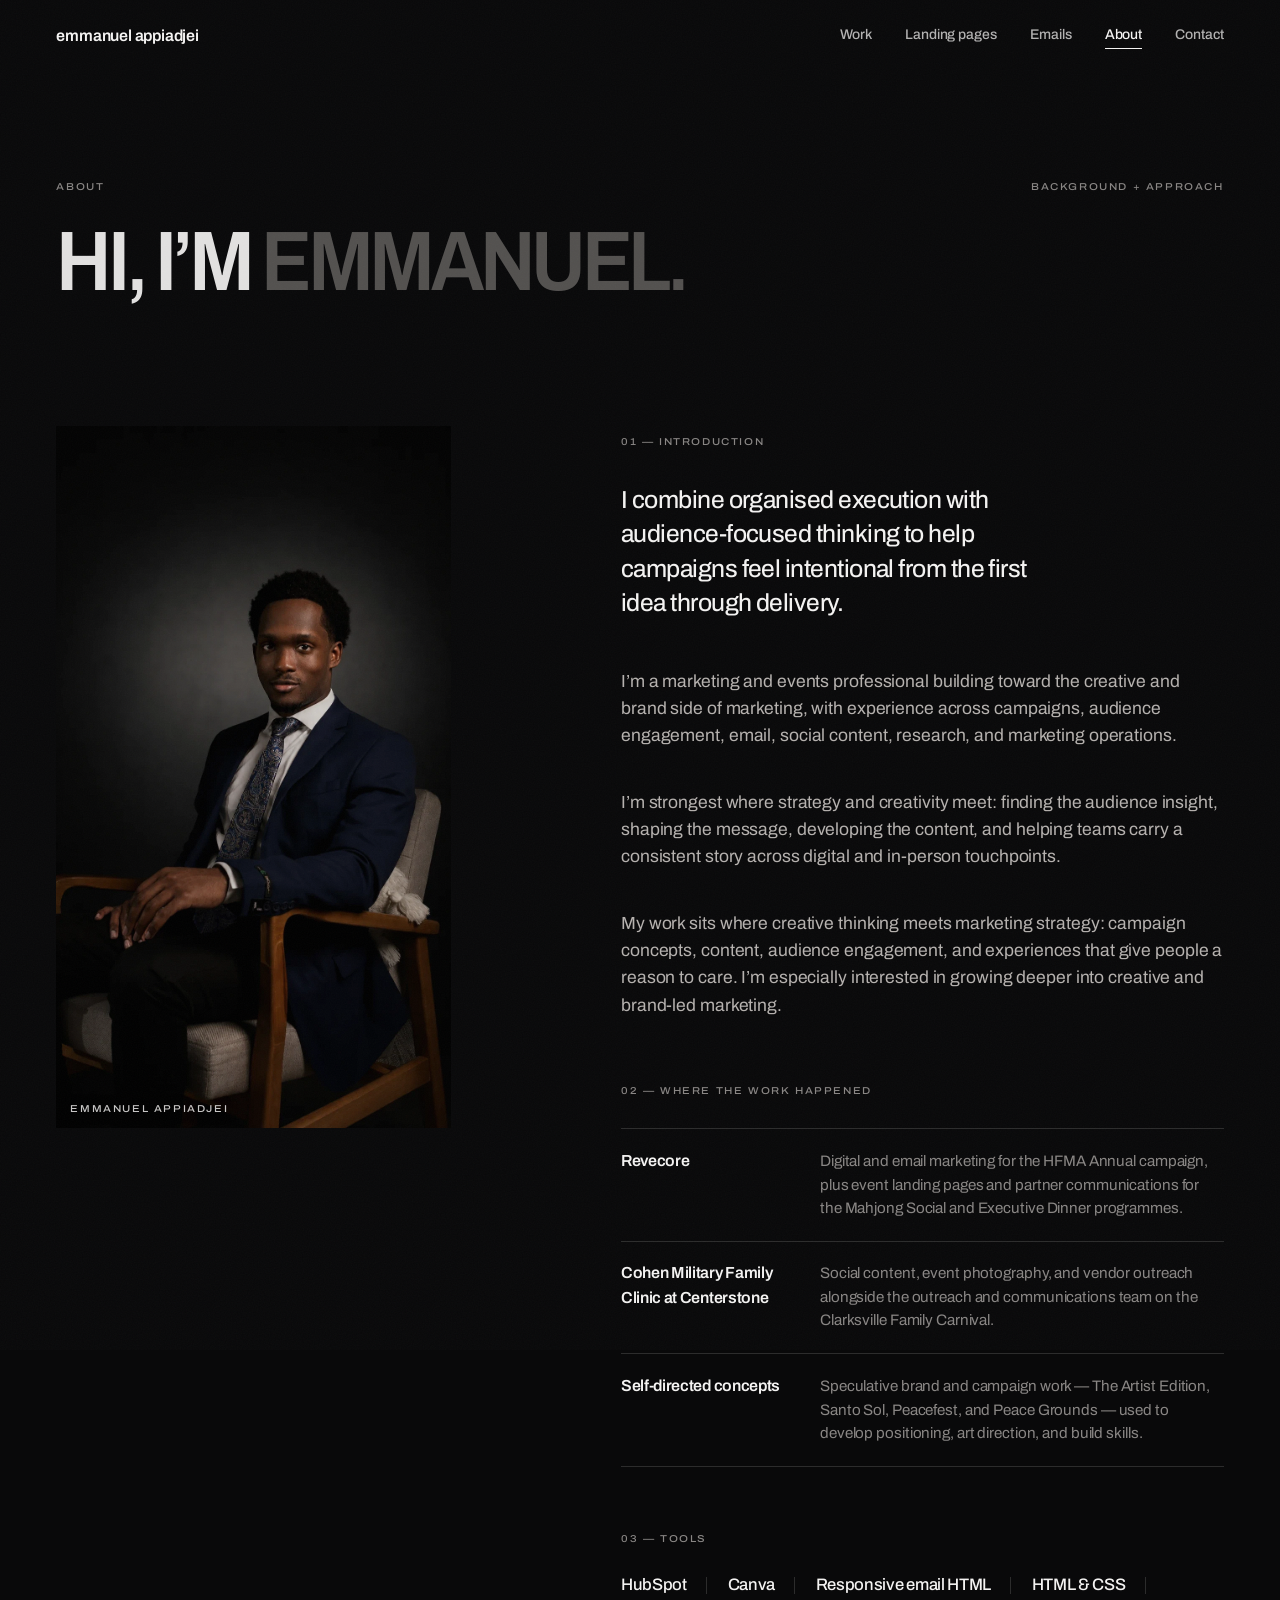
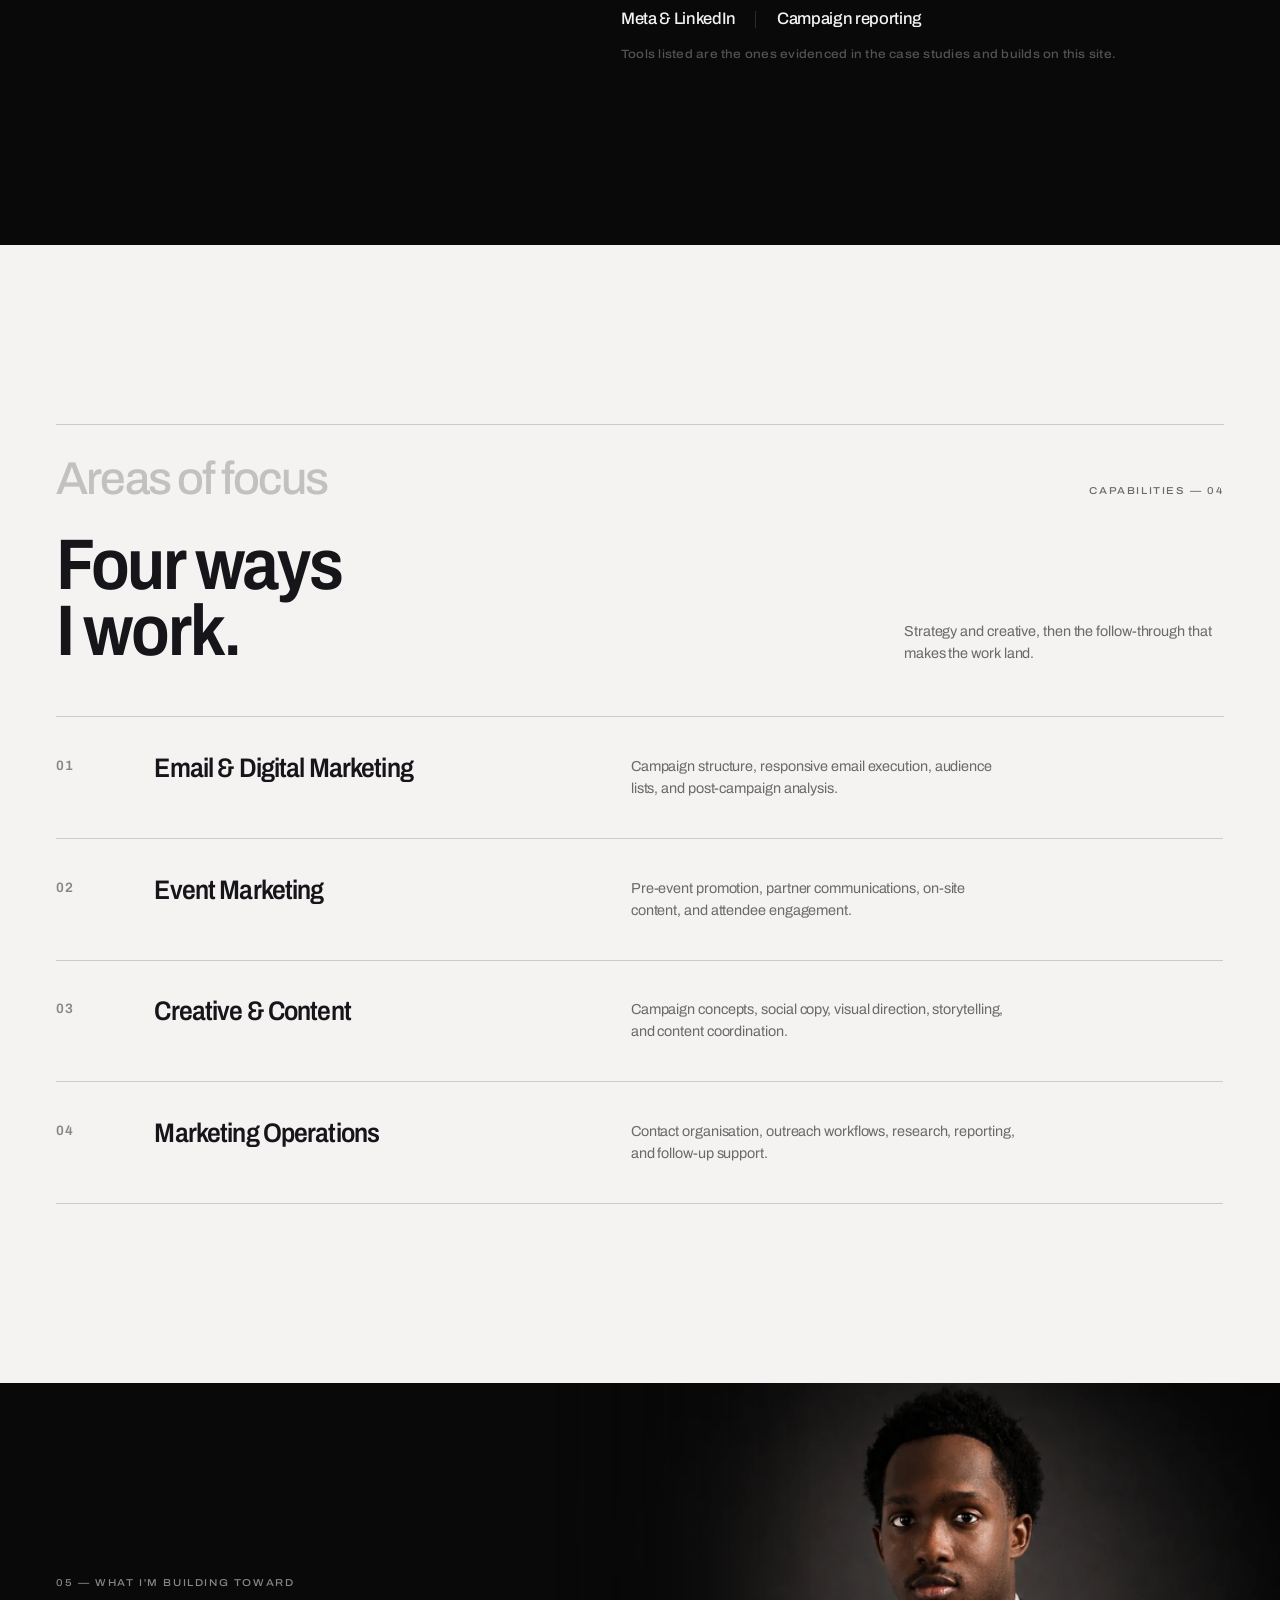
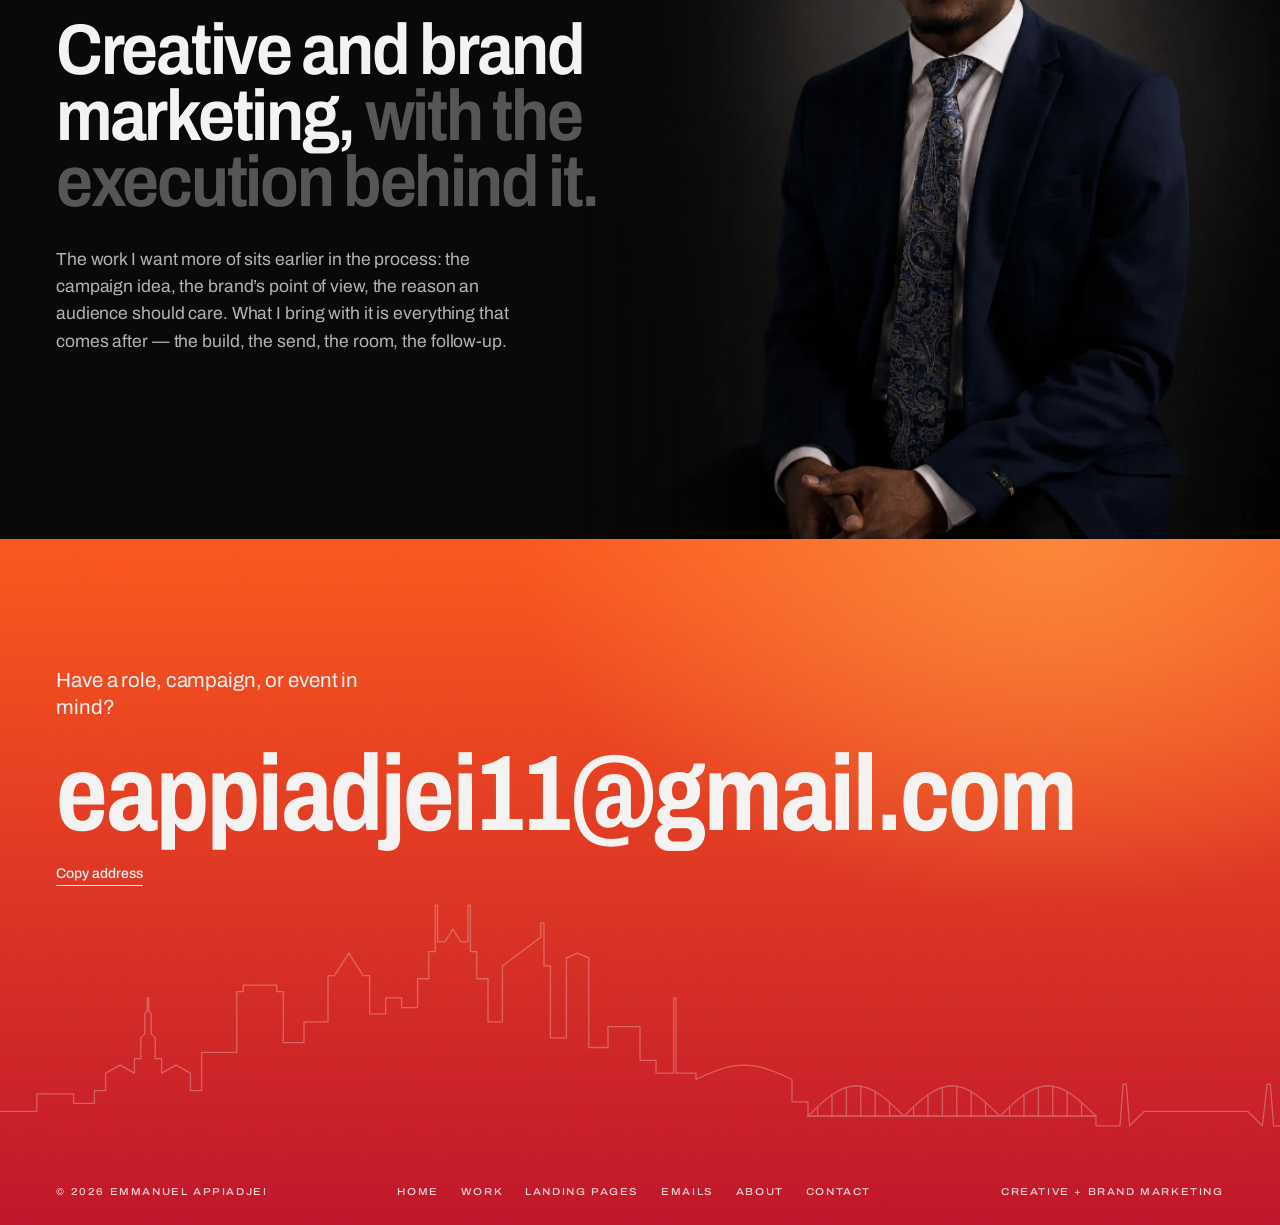
<file: about.html>
<!doctype html>
<html lang="en">
<head>
  <meta charset="utf-8">
  <meta name="viewport" content="width=device-width, initial-scale=1">
  <title>About — Emmanuel Appiadjei</title>
  <meta name="description" content="Emmanuel Appiadjei is a marketing and events professional working across campaigns, content, email, and audience engagement.">
  <meta name="theme-color" content="#070709">
  <link rel="icon" href="images/ea-mark.png" type="image/png">
  <meta property="og:type" content="profile">
  <meta property="og:title" content="About — Emmanuel Appiadjei">
  <meta property="og:description" content="Marketing and events, building toward creative and content-led work.">
  <meta property="og:image" content="assets/images/portrait-seated-01.png">
  <link rel="preload" as="font" type="font/woff2" href="assets/fonts/archivo-latin.woff2" crossorigin>
  <link rel="stylesheet" href="assets/css/fonts.css">
  <link rel="stylesheet" href="assets/css/site.css">
  <script src="assets/js/site.js" defer></script>
</head>
<body data-page="about">
  <a class="skip-link" href="#main">Skip to content</a>
  <span class="progress" aria-hidden="true"></span>

  <!-- build:header -->
  <header class="site-header">
    <div class="site-header__bar">
      <a class="brand" href="index.html">emmanuel appiadjei</a>
      <nav class="nav" aria-label="Primary">
        <a class="nav__link" href="work.html">Work</a>
        <a class="nav__link" href="landing-pages.html">Landing pages</a>
        <a class="nav__link" href="emails.html">Emails</a>
        <a class="nav__link" href="about.html" aria-current="page">About</a>
        <a class="nav__link" href="contact.html">Contact</a>
      </nav>
      <button class="menu-toggle" type="button" aria-expanded="false" aria-controls="mobile-menu">
        <span class="menu-toggle__open">Menu</span><span class="menu-toggle__close">Close</span>
      </button>
    </div>
  </header>
  <!-- /build:header -->

  <!-- build:mobile-menu -->
  <div class="mobile-menu" id="mobile-menu">
    <a class="mobile-menu__link" href="index.html">Home</a>
    <a class="mobile-menu__link" href="work.html">Work</a>
    <a class="mobile-menu__link" href="landing-pages.html">Landing pages</a>
    <a class="mobile-menu__link" href="emails.html">Emails</a>
    <a class="mobile-menu__link" href="about.html" aria-current="page">About</a>
    <a class="mobile-menu__link" href="contact.html">Contact</a>
    <div class="mobile-menu__foot">
      <a class="label" href="mailto:eappiadjei11@gmail.com">eappiadjei11@gmail.com</a>
      <span class="label">United States</span>
    </div>
  </div>
  <!-- /build:mobile-menu -->

  <main id="main">

    <section class="case-hero">
      <div class="shell">
        <div class="section-head__meta">
          <span class="label">About</span>
          <span class="label">Background + approach</span>
        </div>
        <h1 class="case-hero__title case-hero__title--long" data-rise="0.8" style="margin-top:clamp(18px,2.4vw,30px)">
          <span class="line"><span>Hi, I&rsquo;m</span></span>
          <span class="line"><span class="outline-type">Emmanuel.</span></span>
        </h1>
      </div>
    </section>

    <!-- Sticky portrait beside the biography. -->
    <section class="section" style="padding-top:clamp(40px,5vw,72px)">
      <div class="shell">
        <div class="about-strip">
          <figure class="portrait-frame portrait-frame--sticky" style="margin:0;aspect-ratio:941/1672" data-mask-media>
            <picture>
              <source type="image/webp" media="(max-width: 700px)" srcset="assets/images/portrait-seated-01@half.webp">
              <source type="image/webp" srcset="assets/images/portrait-seated-01.webp">
              <img src="assets/images/portrait-seated-01.png"
                   alt="Emmanuel Appiadjei seated in a wooden armchair, wearing a navy suit and patterned tie"
                   width="941" height="1672" loading="lazy" decoding="async">
            </picture>
            <figcaption class="label portrait-frame__caption">Emmanuel Appiadjei</figcaption>
          </figure>

          <div>
            <span class="label" data-reveal>01 &mdash; Introduction</span>
            <div style="margin-top:clamp(18px,2.4vw,30px);display:grid;gap:1.15em">
              <p class="lede" data-reveal>I combine organised execution with audience-focused thinking to help campaigns feel intentional from the first idea through delivery.</p>
              <p class="body-copy" data-reveal data-delay="1">I&rsquo;m a marketing and events professional building toward the creative and brand side of marketing, with experience across campaigns, audience engagement, email, social content, research, and marketing operations.</p>
              <p class="body-copy" data-reveal data-delay="2">I&rsquo;m strongest where strategy and creativity meet: finding the audience insight, shaping the message, developing the content, and helping teams carry a consistent story across digital and in-person touchpoints.</p>
              <p class="body-copy" data-reveal data-delay="3">My work sits where creative thinking meets marketing strategy: campaign concepts, content, audience engagement, and experiences that give people a reason to care. I&rsquo;m especially interested in growing deeper into creative and brand-led marketing.</p>
            </div>

            <div style="margin-top:clamp(34px,4.4vw,60px)">
              <span class="label" data-reveal>02 &mdash; Where the work happened</span>
              <div class="fact-list" style="margin-top:clamp(16px,2vw,26px)">
                <div class="fact" data-reveal>
                  <strong>Revecore</strong>
                  <span>Digital and email marketing for the HFMA Annual campaign, plus event landing pages and partner communications for the Mahjong Social and Executive Dinner programmes.</span>
                </div>
                <div class="fact" data-reveal>
                  <strong>Cohen Military Family Clinic at Centerstone</strong>
                  <span>Social content, event photography, and vendor outreach alongside the outreach and communications team on the Clarksville Family Carnival.</span>
                </div>
                <div class="fact" data-reveal>
                  <strong>Self-directed concepts</strong>
                  <span>Speculative brand and campaign work &mdash; The Artist Edition, Santo Sol, Peacefest, and Peace Grounds &mdash; used to develop positioning, art direction, and build skills.</span>
                </div>
              </div>
            </div>

            <div style="margin-top:clamp(34px,4.4vw,60px)">
              <span class="label" data-reveal>03 &mdash; Tools</span>
              <ul class="inline-list" style="margin-top:clamp(14px,1.8vw,22px)">
                <li>HubSpot</li>
                <li>Canva</li>
                <li>Responsive email HTML</li>
                <li>HTML &amp; CSS</li>
                <li>Meta &amp; LinkedIn</li>
                <li>Campaign reporting</li>
              </ul>
              <p class="label" style="margin-top:14px;color:var(--ink-faint);text-transform:none;letter-spacing:.02em;font-size:12px">Tools listed are the ones evidenced in the case studies and builds on this site.</p>
            </div>
          </div>
        </div>
      </div>
    </section>

    <!-- Areas of focus -->
    <section class="section" data-surface="light">
      <div class="shell">
        <div class="section-head">
          <div class="section-head__meta section-marker">
            <span class="section-marker__word">Areas of focus</span>
            <span class="label">Capabilities &mdash; 04</span>
          </div>
          <h2 class="d-lg section-head__title" data-reveal>Four ways<br>I work.</h2>
          <p class="section-head__note" data-reveal data-delay="1">Strategy and creative, then the follow-through that makes the work land.</p>
        </div>
        <div style="margin-top:clamp(30px,4vw,56px)">
          <!-- build:disciplines -->
    <div class="discipline-grid">
      <article class="discipline" data-reveal>
        <span class="discipline__no">01</span>
        <h3>Email &amp; Digital Marketing</h3>
        <p>Campaign structure, responsive email execution, audience lists, and post-campaign analysis.</p>
      </article>
      <article class="discipline" data-reveal>
        <span class="discipline__no">02</span>
        <h3>Event Marketing</h3>
        <p>Pre-event promotion, partner communications, on-site content, and attendee engagement.</p>
      </article>
      <article class="discipline" data-reveal>
        <span class="discipline__no">03</span>
        <h3>Creative &amp; Content</h3>
        <p>Campaign concepts, social copy, visual direction, storytelling, and content coordination.</p>
      </article>
      <article class="discipline" data-reveal>
        <span class="discipline__no">04</span>
        <h3>Marketing Operations</h3>
        <p>Contact organisation, outreach workflows, research, reporting, and follow-up support.</p>
      </article>
    </div>
          <!-- /build:disciplines -->
        </div>
      </div>
    </section>

    <!-- Second portrait as a photographic layer under scrolling copy. -->
    <section class="portrait-bleed">
      <picture>
        <source type="image/webp" media="(max-width: 700px)" srcset="assets/images/portrait-seated-02@half.webp">
        <source type="image/webp" srcset="assets/images/portrait-seated-02.webp">
        <img src="assets/images/portrait-seated-02.png"
             alt="Emmanuel Appiadjei seated with hands clasped, lit against a dark studio background"
             width="1092" height="1440" loading="lazy" decoding="async"
             data-parallax="4" data-parallax-scale="1.1">
      </picture>
      <div class="shell portrait-bleed__copy">
        <span class="label" data-reveal>05 &mdash; What I'm building toward</span>
        <h2 class="d-lg" style="margin-top:clamp(14px,2vw,24px)" data-reveal>Creative and brand marketing, <span class="outline-type">with the execution behind it.</span></h2>
        <p class="body-copy" style="margin-top:clamp(18px,2.4vw,30px)" data-reveal data-delay="1">The work I want more of sits earlier in the process: the campaign idea, the brand&rsquo;s point of view, the reason an audience should care. What I bring with it is everything that comes after &mdash; the build, the send, the room, the follow-up.</p>
      </div>
    </section>

  </main>

  <!-- build:contact -->
  <section class="contact-block" id="contact">
    <img class="contact-block__sky" src="assets/images/home/nashville.svg" alt="" width="1600" height="324" loading="lazy" decoding="async">
    <div class="shell">
      <p class="contact-block__ask">Have a role, campaign, or event in mind?</p>
      <a class="contact-mail" href="mailto:eappiadjei11@gmail.com">eappiadjei11@gmail.com</a>
      <p class="contact-block__actions">
        <button class="contact-copy" type="button" data-copy="eappiadjei11@gmail.com">Copy address</button>
        <span class="contact-copy__status" aria-live="polite"></span>
      </p>
    </div>

    <footer class="site-foot">
      <div class="shell site-foot__row">
        <span class="label">&copy; <span data-year>2026</span> Emmanuel Appiadjei</span>
        <div class="site-foot__links">
          <a class="label" href="index.html">Home</a>
          <a class="label" href="work.html">Work</a>
          <a class="label" href="landing-pages.html">Landing pages</a>
          <a class="label" href="emails.html">Emails</a>
          <a class="label" href="about.html">About</a>
          <a class="label" href="contact.html">Contact</a>
        </div>
        <span class="label">Creative + Brand Marketing</span>
      </div>
    </footer>
  </section>
  <!-- /build:contact -->
</body>
</html>
</file>
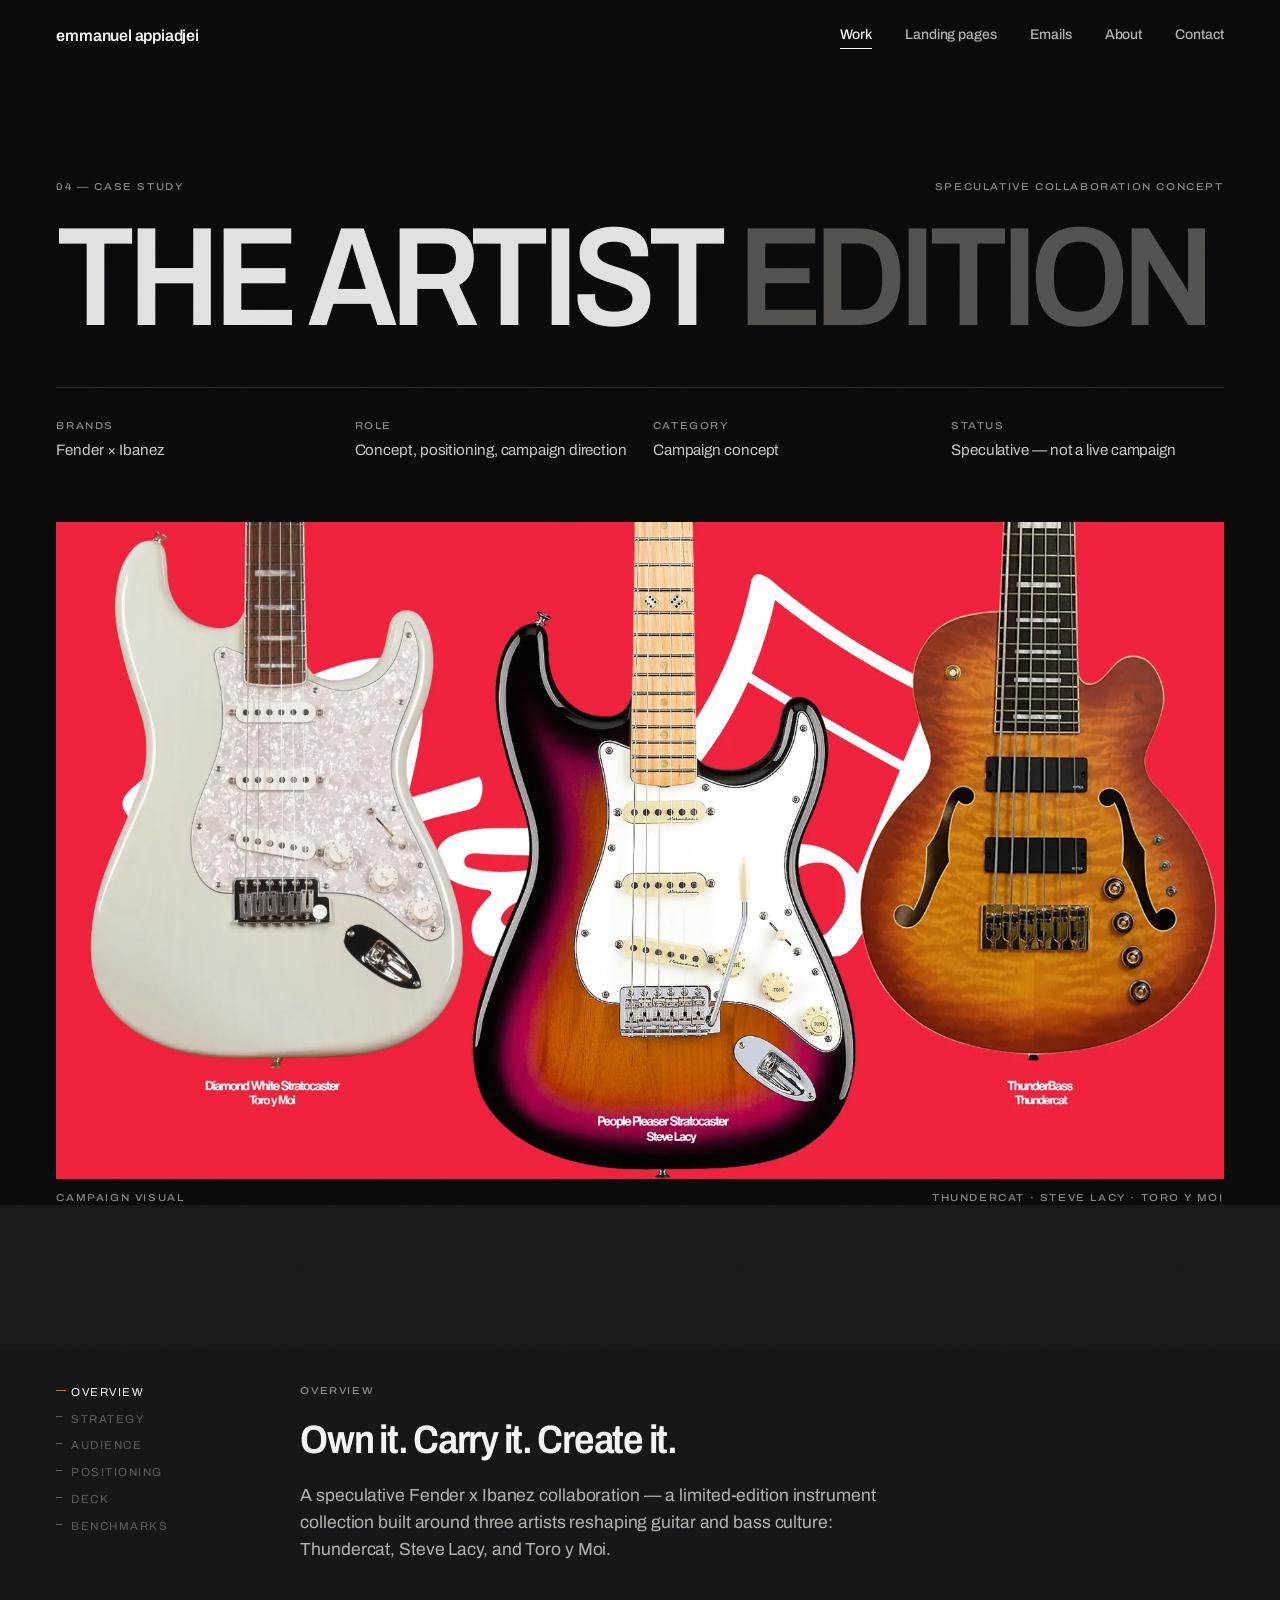
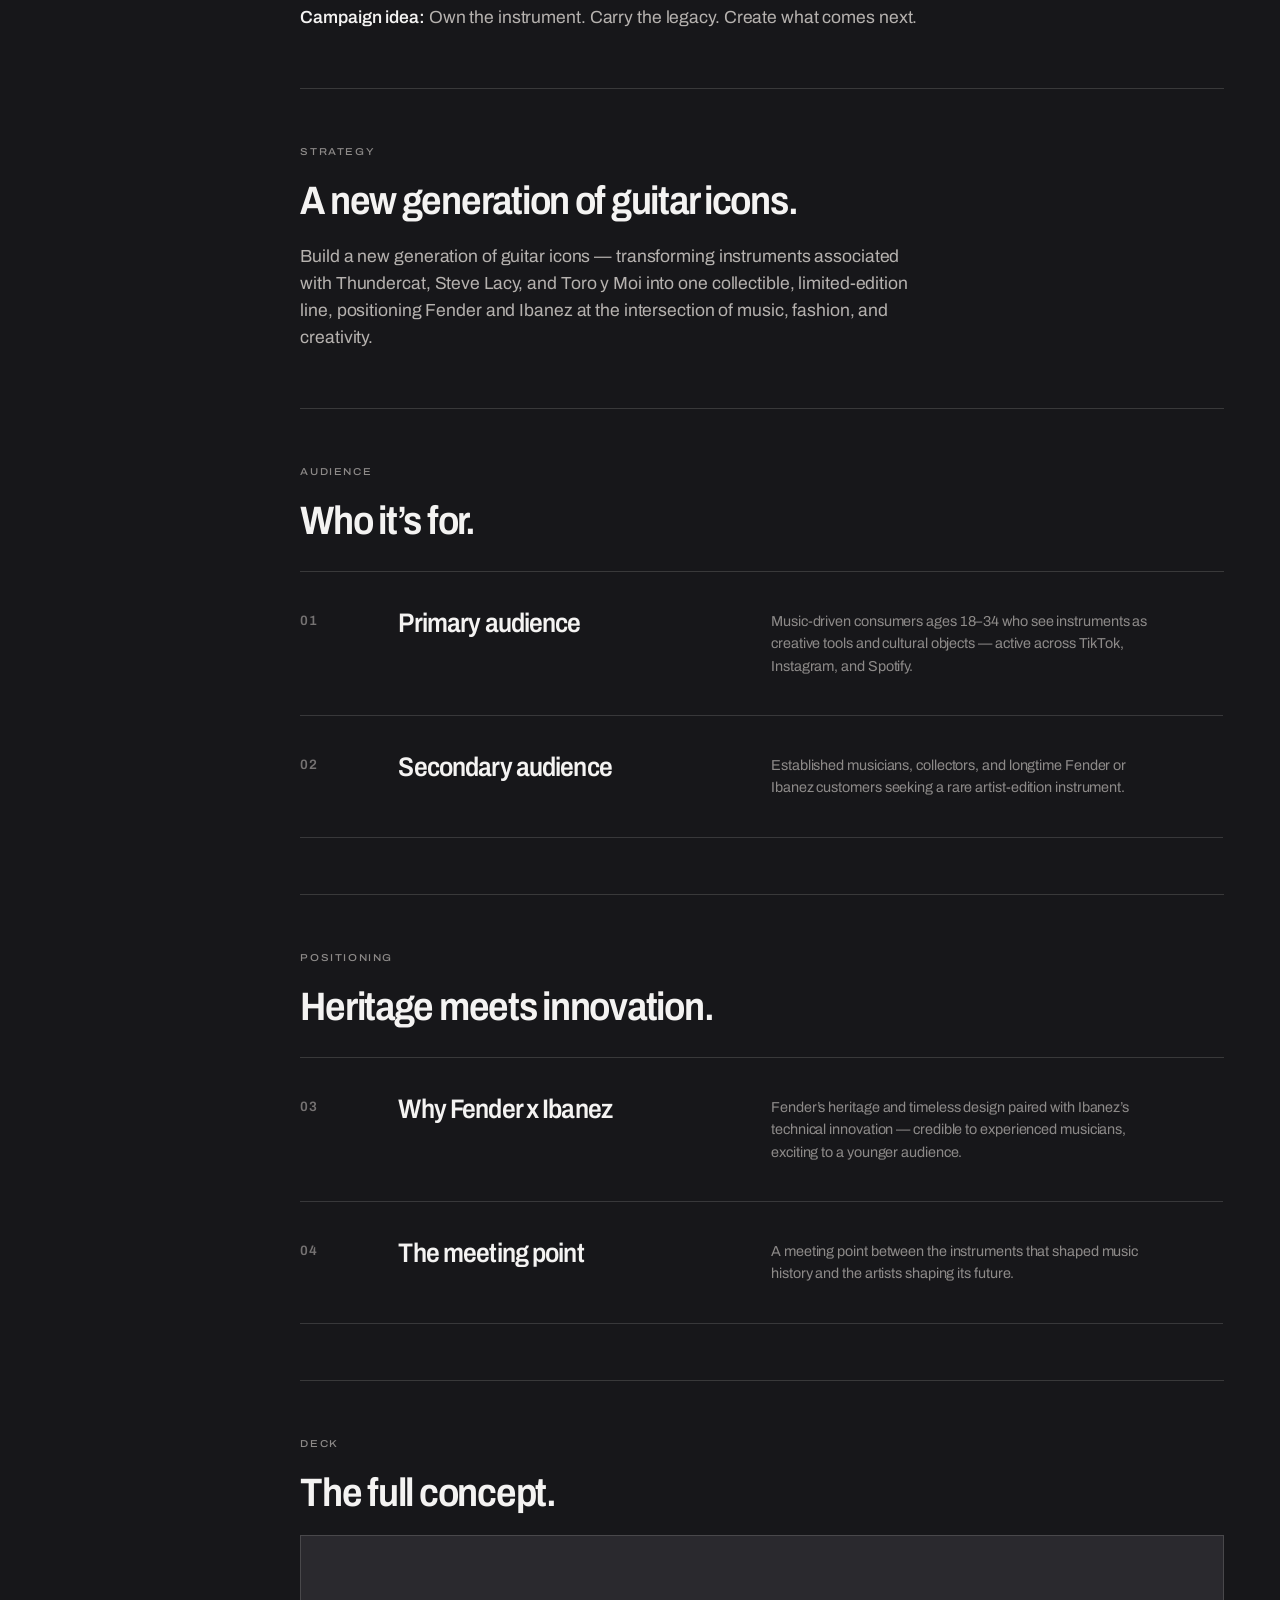
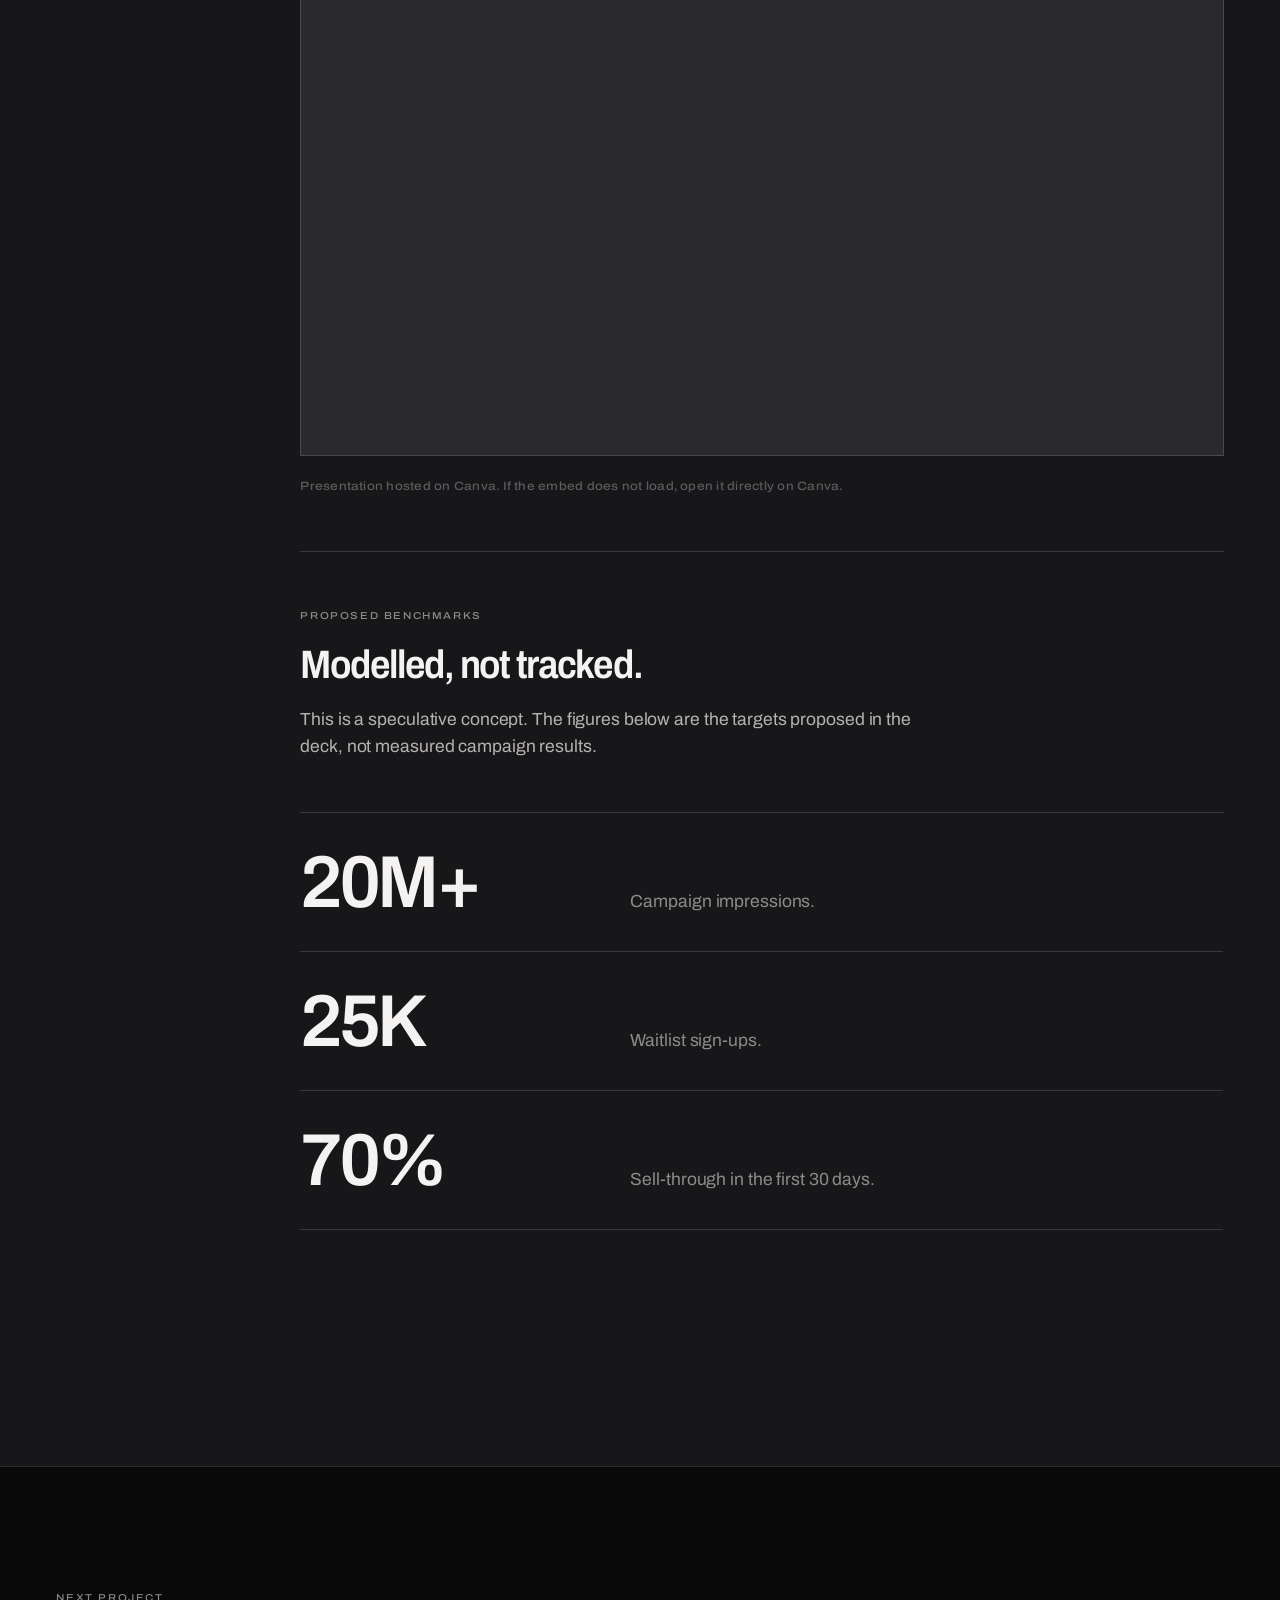
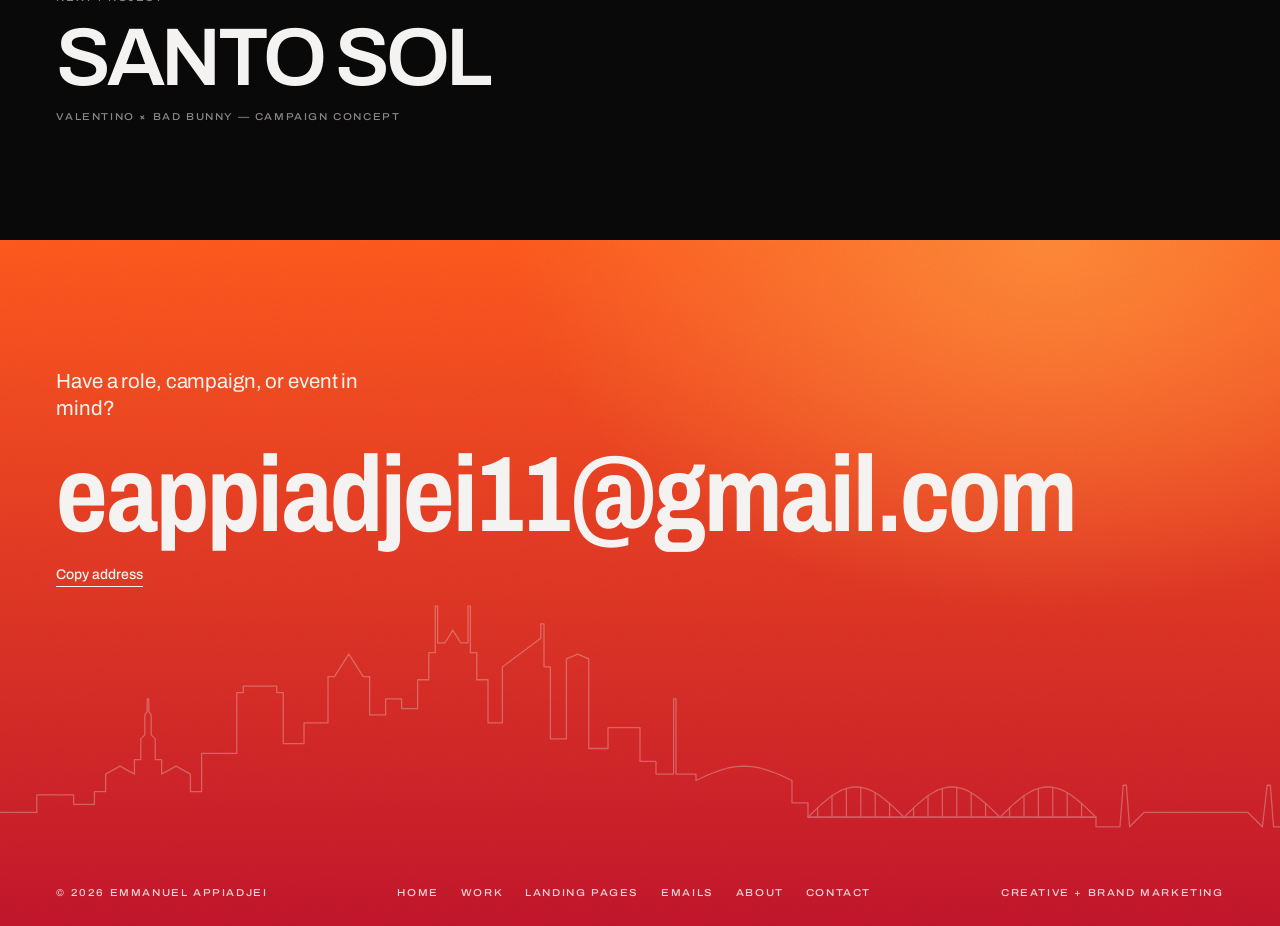
<file: artist-edition-campaign.html>
<!doctype html>
<html lang="en">
<head>
  <meta charset="utf-8">
  <meta name="viewport" content="width=device-width, initial-scale=1">
  <title>The Artist Edition — Emmanuel Appiadjei</title>
  <meta name="description" content="A speculative Fender x Ibanez artist-edition instrument collection built around Thundercat, Steve Lacy, and Toro y Moi.">
  <meta name="theme-color" content="#070709">
  <link rel="icon" href="images/ea-mark.png" type="image/png">
  <meta property="og:type" content="article">
  <meta property="og:title" content="The Artist Edition — Emmanuel Appiadjei">
  <meta property="og:description" content="Speculative Fender x Ibanez collaboration concept.">
  <meta property="og:image" content="assets/images/work/artist-edition.webp">
  <link rel="preload" as="font" type="font/woff2" href="assets/fonts/archivo-latin.woff2" crossorigin>
  <link rel="stylesheet" href="assets/css/fonts.css">
  <link rel="stylesheet" href="assets/css/site.css">
  <script src="assets/js/site.js" defer></script>
</head>
<body data-page="work" data-case="artist-edition">
  <a class="skip-link" href="#main">Skip to content</a>
  <span class="progress" aria-hidden="true"></span>

  <!-- build:header -->
  <header class="site-header">
    <div class="site-header__bar">
      <a class="brand" href="index.html">emmanuel appiadjei</a>
      <nav class="nav" aria-label="Primary">
        <a class="nav__link" href="work.html" aria-current="page">Work</a>
        <a class="nav__link" href="landing-pages.html">Landing pages</a>
        <a class="nav__link" href="emails.html">Emails</a>
        <a class="nav__link" href="about.html">About</a>
        <a class="nav__link" href="contact.html">Contact</a>
      </nav>
      <button class="menu-toggle" type="button" aria-expanded="false" aria-controls="mobile-menu">
        <span class="menu-toggle__open">Menu</span><span class="menu-toggle__close">Close</span>
      </button>
    </div>
  </header>
  <!-- /build:header -->

  <!-- build:mobile-menu -->
  <div class="mobile-menu" id="mobile-menu">
    <a class="mobile-menu__link" href="index.html">Home</a>
    <a class="mobile-menu__link" href="work.html" aria-current="page">Work</a>
    <a class="mobile-menu__link" href="landing-pages.html">Landing pages</a>
    <a class="mobile-menu__link" href="emails.html">Emails</a>
    <a class="mobile-menu__link" href="about.html">About</a>
    <a class="mobile-menu__link" href="contact.html">Contact</a>
    <div class="mobile-menu__foot">
      <a class="label" href="mailto:eappiadjei11@gmail.com">eappiadjei11@gmail.com</a>
      <span class="label">United States</span>
    </div>
  </div>
  <!-- /build:mobile-menu -->

  <main id="main">
    <section class="case-hero">
      <div class="shell">
        <div class="section-head__meta">
          <span class="label">04 &mdash; Case study</span>
          <span class="label">Speculative collaboration concept</span>
        </div>
        <h1 class="case-hero__title" data-rise="0.8">
          <span class="line"><span>The Artist</span></span>
          <span class="line"><span class="outline-type">Edition</span></span>
        </h1>

        <div class="case-meta">
          <div><span class="label">Brands</span><p>Fender &times; Ibanez</p></div>
          <div><span class="label">Role</span><p>Concept, positioning, campaign direction</p></div>
          <div><span class="label">Category</span><p>Campaign concept</p></div>
          <div><span class="label">Status</span><p>Speculative &mdash; not a live campaign</p></div>
        </div>
      </div>
    </section>

    <div class="shell">
      <figure class="case-media" style="margin:0" data-mask-media>
        <img src="assets/images/work/artist-edition.webp" alt="Three artist-edition guitars presented against a red campaign backdrop" width="1800" height="1012" fetchpriority="high" decoding="async">
      </figure>
      <div class="case-media__cap">
        <span class="label">Campaign visual</span>
        <span class="label">Thundercat &middot; Steve Lacy &middot; Toro y Moi</span>
      </div>
    </div>

    <section class="section" data-surface="graphite">
      <div class="shell case-body">
        <nav class="case-nav" aria-label="Case study sections">
          <a href="#overview">Overview</a>
          <a href="#strategy">Strategy</a>
          <a href="#audience">Audience</a>
          <a href="#positioning">Positioning</a>
          <a href="#deck">Deck</a>
          <a href="#benchmarks">Benchmarks</a>
        </nav>

        <div>
          <section class="case-section" id="overview">
            <span class="label">Overview</span>
            <h2>Own it. Carry it. Create it.</h2>
            <p class="body-copy">A speculative Fender x Ibanez collaboration &mdash; a limited-edition instrument collection built around three artists reshaping guitar and bass culture: Thundercat, Steve Lacy, and Toro y Moi.</p>
            <p class="body-copy"><strong>Campaign idea:</strong> Own the instrument. Carry the legacy. Create what comes next.</p>
          </section>

          <section class="case-section" id="strategy">
            <span class="label">Strategy</span>
            <h2>A new generation of guitar icons.</h2>
            <p class="body-copy">Build a new generation of guitar icons &mdash; transforming instruments associated with Thundercat, Steve Lacy, and Toro y Moi into one collectible, limited-edition line, positioning Fender and Ibanez at the intersection of music, fashion, and creativity.</p>
          </section>

          <section class="case-section" id="audience">
            <span class="label">Audience</span>
            <h2>Who it&rsquo;s for.</h2>
            <div class="discipline-grid" style="margin-top:8px">
              <article class="discipline" data-reveal>
                <span class="discipline__no">01</span>
                <h3>Primary audience</h3>
                <p>Music-driven consumers ages 18&ndash;34 who see instruments as creative tools and cultural objects &mdash; active across TikTok, Instagram, and Spotify.</p>
              </article>
              <article class="discipline" data-reveal>
                <span class="discipline__no">02</span>
                <h3>Secondary audience</h3>
                <p>Established musicians, collectors, and longtime Fender or Ibanez customers seeking a rare artist-edition instrument.</p>
              </article>
            </div>
          </section>

          <section class="case-section" id="positioning">
            <span class="label">Positioning</span>
            <h2>Heritage meets innovation.</h2>
            <div class="discipline-grid" style="margin-top:8px">
              <article class="discipline" data-reveal>
                <span class="discipline__no">03</span>
                <h3>Why Fender x Ibanez</h3>
                <p>Fender&rsquo;s heritage and timeless design paired with Ibanez&rsquo;s technical innovation &mdash; credible to experienced musicians, exciting to a younger audience.</p>
              </article>
              <article class="discipline" data-reveal>
                <span class="discipline__no">04</span>
                <h3>The meeting point</h3>
                <p>A meeting point between the instruments that shaped music history and the artists shaping its future.</p>
              </article>
            </div>
          </section>

          <section class="case-section" id="deck">
            <span class="label">Deck</span>
            <h2>The full concept.</h2>
            <div class="canva-frame">
              <iframe src="https://www.canva.com/design/DAHQClfBAwI/O1td2aRon0R_EKojB5bOBw/view?embed" title="The Artist Edition campaign deck" loading="lazy" allowfullscreen allow="fullscreen"></iframe>
            </div>
            <p class="label" style="text-transform:none;letter-spacing:.02em;font-size:12px;color:var(--ink-faint)">Presentation hosted on Canva. If the embed does not load, open it directly on Canva.</p>
          </section>

          <section class="case-section" id="benchmarks">
            <span class="label">Proposed benchmarks</span>
            <h2>Modelled, not tracked.</h2>
            <p class="body-copy">This is a speculative concept. The figures below are the targets proposed in the deck, not measured campaign results.</p>
            <div class="results" style="margin-top:10px">
              <div class="result" data-reveal><strong>20M+</strong><span>Campaign impressions.</span></div>
              <div class="result" data-reveal><strong>25K</strong><span>Waitlist sign-ups.</span></div>
              <div class="result" data-reveal><strong>70%</strong><span>Sell-through in the first 30 days.</span></div>
            </div>
          </section>
        </div>
      </div>
    </section>
  </main>

  <!-- build:next-project -->
  <a class="next-project" href="valentino-bad-bunny-campaign.html">
    <span class="next-project__bg" aria-hidden="true">
      <img src="assets/images/work/santo-sol.webp" alt="" width="1800" height="1012" loading="lazy" decoding="async">
    </span>
    <span class="shell next-project__inner">
      <span class="label">Next project</span>
      <span class="next-project__title">Santo Sol</span>
      <span class="label" style="display:block;margin-top:14px">Valentino × Bad Bunny &mdash; Campaign Concept</span>
    </span>
  </a>
  <!-- /build:next-project -->

  <!-- build:contact -->
  <section class="contact-block" id="contact">
    <img class="contact-block__sky" src="assets/images/home/nashville.svg" alt="" width="1600" height="324" loading="lazy" decoding="async">
    <div class="shell">
      <p class="contact-block__ask">Have a role, campaign, or event in mind?</p>
      <a class="contact-mail" href="mailto:eappiadjei11@gmail.com">eappiadjei11@gmail.com</a>
      <p class="contact-block__actions">
        <button class="contact-copy" type="button" data-copy="eappiadjei11@gmail.com">Copy address</button>
        <span class="contact-copy__status" aria-live="polite"></span>
      </p>
    </div>

    <footer class="site-foot">
      <div class="shell site-foot__row">
        <span class="label">&copy; <span data-year>2026</span> Emmanuel Appiadjei</span>
        <div class="site-foot__links">
          <a class="label" href="index.html">Home</a>
          <a class="label" href="work.html">Work</a>
          <a class="label" href="landing-pages.html">Landing pages</a>
          <a class="label" href="emails.html">Emails</a>
          <a class="label" href="about.html">About</a>
          <a class="label" href="contact.html">Contact</a>
        </div>
        <span class="label">Creative + Brand Marketing</span>
      </div>
    </footer>
  </section>
  <!-- /build:contact -->
</body>
</html>
</file>
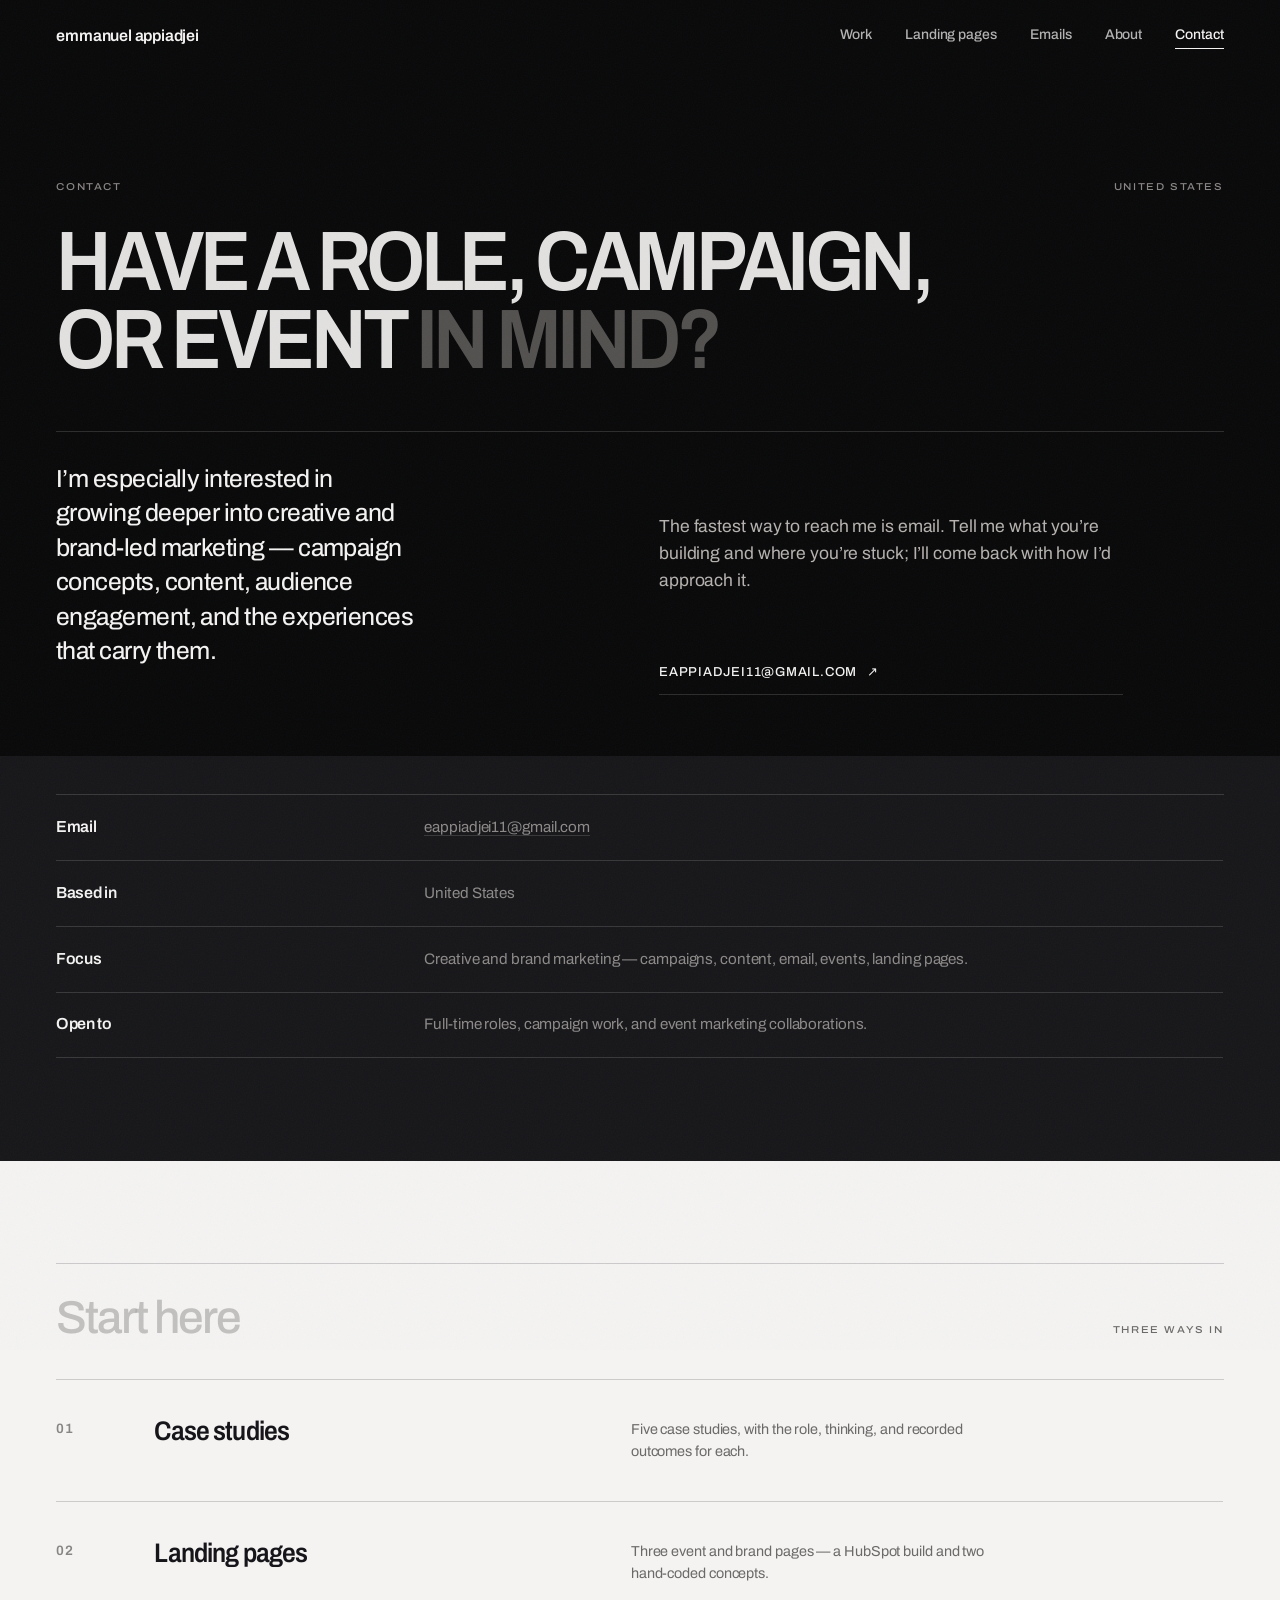
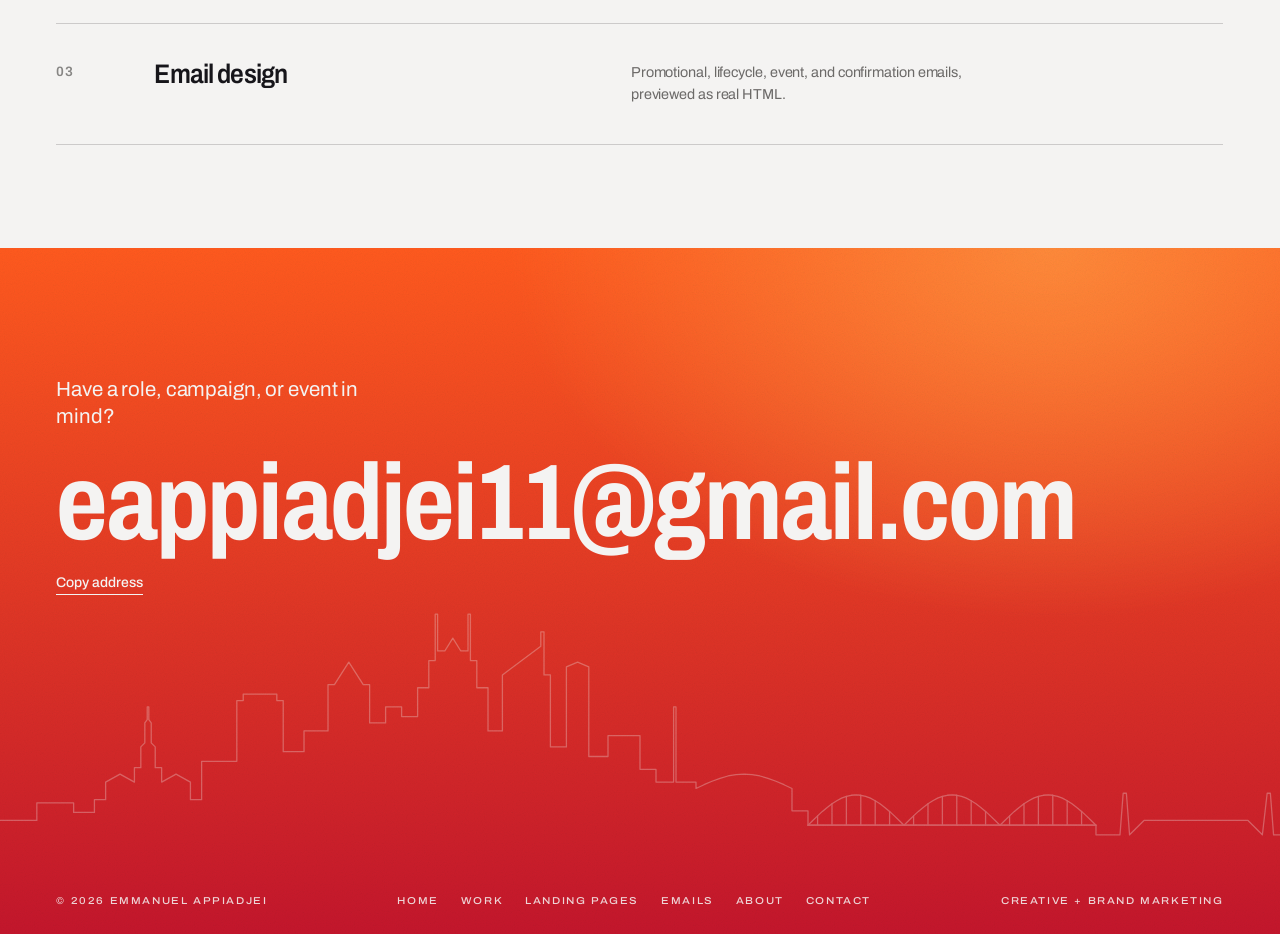
<file: contact.html>
<!doctype html>
<html lang="en">
<head>
  <meta charset="utf-8">
  <meta name="viewport" content="width=device-width, initial-scale=1">
  <title>Contact — Emmanuel Appiadjei</title>
  <meta name="description" content="Get in touch with Emmanuel Appiadjei about creative and brand marketing roles, campaigns, and events.">
  <meta name="theme-color" content="#070709">
  <link rel="icon" href="images/ea-mark.png" type="image/png">
  <meta property="og:type" content="website">
  <meta property="og:title" content="Contact — Emmanuel Appiadjei">
  <meta property="og:description" content="Creative and brand marketing — campaigns, events, landing pages, email.">
  <meta property="og:image" content="assets/images/og-home.jpg">
  <link rel="preload" as="font" type="font/woff2" href="assets/fonts/archivo-latin.woff2" crossorigin>
  <link rel="stylesheet" href="assets/css/fonts.css">
  <link rel="stylesheet" href="assets/css/site.css">
  <script src="assets/js/site.js" defer></script>
</head>
<body data-page="contact">
  <a class="skip-link" href="#main">Skip to content</a>
  <span class="progress" aria-hidden="true"></span>

  <!-- build:header -->
  <header class="site-header">
    <div class="site-header__bar">
      <a class="brand" href="index.html">emmanuel appiadjei</a>
      <nav class="nav" aria-label="Primary">
        <a class="nav__link" href="work.html">Work</a>
        <a class="nav__link" href="landing-pages.html">Landing pages</a>
        <a class="nav__link" href="emails.html">Emails</a>
        <a class="nav__link" href="about.html">About</a>
        <a class="nav__link" href="contact.html" aria-current="page">Contact</a>
      </nav>
      <button class="menu-toggle" type="button" aria-expanded="false" aria-controls="mobile-menu">
        <span class="menu-toggle__open">Menu</span><span class="menu-toggle__close">Close</span>
      </button>
    </div>
  </header>
  <!-- /build:header -->

  <!-- build:mobile-menu -->
  <div class="mobile-menu" id="mobile-menu">
    <a class="mobile-menu__link" href="index.html">Home</a>
    <a class="mobile-menu__link" href="work.html">Work</a>
    <a class="mobile-menu__link" href="landing-pages.html">Landing pages</a>
    <a class="mobile-menu__link" href="emails.html">Emails</a>
    <a class="mobile-menu__link" href="about.html">About</a>
    <a class="mobile-menu__link" href="contact.html" aria-current="page">Contact</a>
    <div class="mobile-menu__foot">
      <a class="label" href="mailto:eappiadjei11@gmail.com">eappiadjei11@gmail.com</a>
      <span class="label">United States</span>
    </div>
  </div>
  <!-- /build:mobile-menu -->

  <main id="main">
    <section class="case-hero">
      <div class="shell">
        <div class="section-head__meta">
          <span class="label">Contact</span>
          <span class="label">United States</span>
        </div>
        <h1 class="case-hero__title case-hero__title--long" data-rise="0.8" style="margin-top:clamp(18px,2.4vw,30px)">
          <span class="line"><span>Have a role,</span></span>
          <span class="line"><span>campaign, or event</span></span>
          <span class="line"><span class="outline-type">in mind?</span></span>
        </h1>

        <div class="statement__foot" style="margin-top:clamp(30px,4vw,56px)">
          <p class="lede" data-reveal>I&rsquo;m especially interested in growing deeper into creative and brand-led marketing &mdash; campaign concepts, content, audience engagement, and the experiences that carry them.</p>
          <div style="display:grid;gap:1.1em">
            <p class="body-copy" data-reveal data-delay="1">The fastest way to reach me is email. Tell me what you&rsquo;re building and where you&rsquo;re stuck; I&rsquo;ll come back with how I&rsquo;d approach it.</p>
            <a class="link-action" href="mailto:eappiadjei11@gmail.com" data-reveal data-delay="2">eappiadjei11@gmail.com <span class="arrow" aria-hidden="true">&#8599;</span></a>
          </div>
        </div>
      </div>
    </section>

    <section class="section section--tight" style="padding-top:clamp(24px,3vw,40px)" data-surface="graphite">
      <div class="shell">
        <div class="fact-list">
          <div class="fact" data-reveal>
            <strong>Email</strong>
            <span><a href="mailto:eappiadjei11@gmail.com" style="border-bottom:1px solid var(--hairline)">eappiadjei11@gmail.com</a></span>
          </div>
          <div class="fact" data-reveal>
            <strong>Based in</strong>
            <span>United States</span>
          </div>
          <div class="fact" data-reveal>
            <strong>Focus</strong>
            <span>Creative and brand marketing &mdash; campaigns, content, email, events, landing pages.</span>
          </div>
          <div class="fact" data-reveal>
            <strong>Open to</strong>
            <span>Full-time roles, campaign work, and event marketing collaborations.</span>
          </div>
        </div>
      </div>
    </section>

    <section class="section section--tight" data-surface="light">
      <div class="shell">
        <div class="section-head">
          <div class="section-head__meta section-marker">
            <span class="section-marker__word">Start here</span>
            <span class="label">Three ways in</span>
          </div>
        </div>
        <div class="discipline-grid" style="margin-top:clamp(24px,3vw,44px)">
          <a class="discipline" href="work.html" data-reveal>
            <span class="discipline__no">01</span>
            <h3>Case studies</h3>
            <p>Five case studies, with the role, thinking, and recorded outcomes for each.</p>
          </a>
          <a class="discipline" href="landing-pages.html" data-reveal>
            <span class="discipline__no">02</span>
            <h3>Landing pages</h3>
            <p>Three event and brand pages &mdash; a HubSpot build and two hand-coded concepts.</p>
          </a>
          <a class="discipline" href="emails.html" data-reveal>
            <span class="discipline__no">03</span>
            <h3>Email design</h3>
            <p>Promotional, lifecycle, event, and confirmation emails, previewed as real HTML.</p>
          </a>
        </div>
      </div>
    </section>
  </main>

  <!-- build:contact -->
  <section class="contact-block" id="contact">
    <img class="contact-block__sky" src="assets/images/home/nashville.svg" alt="" width="1600" height="324" loading="lazy" decoding="async">
    <div class="shell">
      <p class="contact-block__ask">Have a role, campaign, or event in mind?</p>
      <a class="contact-mail" href="mailto:eappiadjei11@gmail.com">eappiadjei11@gmail.com</a>
      <p class="contact-block__actions">
        <button class="contact-copy" type="button" data-copy="eappiadjei11@gmail.com">Copy address</button>
        <span class="contact-copy__status" aria-live="polite"></span>
      </p>
    </div>

    <footer class="site-foot">
      <div class="shell site-foot__row">
        <span class="label">&copy; <span data-year>2026</span> Emmanuel Appiadjei</span>
        <div class="site-foot__links">
          <a class="label" href="index.html">Home</a>
          <a class="label" href="work.html">Work</a>
          <a class="label" href="landing-pages.html">Landing pages</a>
          <a class="label" href="emails.html">Emails</a>
          <a class="label" href="about.html">About</a>
          <a class="label" href="contact.html">Contact</a>
        </div>
        <span class="label">Creative + Brand Marketing</span>
      </div>
    </footer>
  </section>
  <!-- /build:contact -->
</body>
</html>
</file>
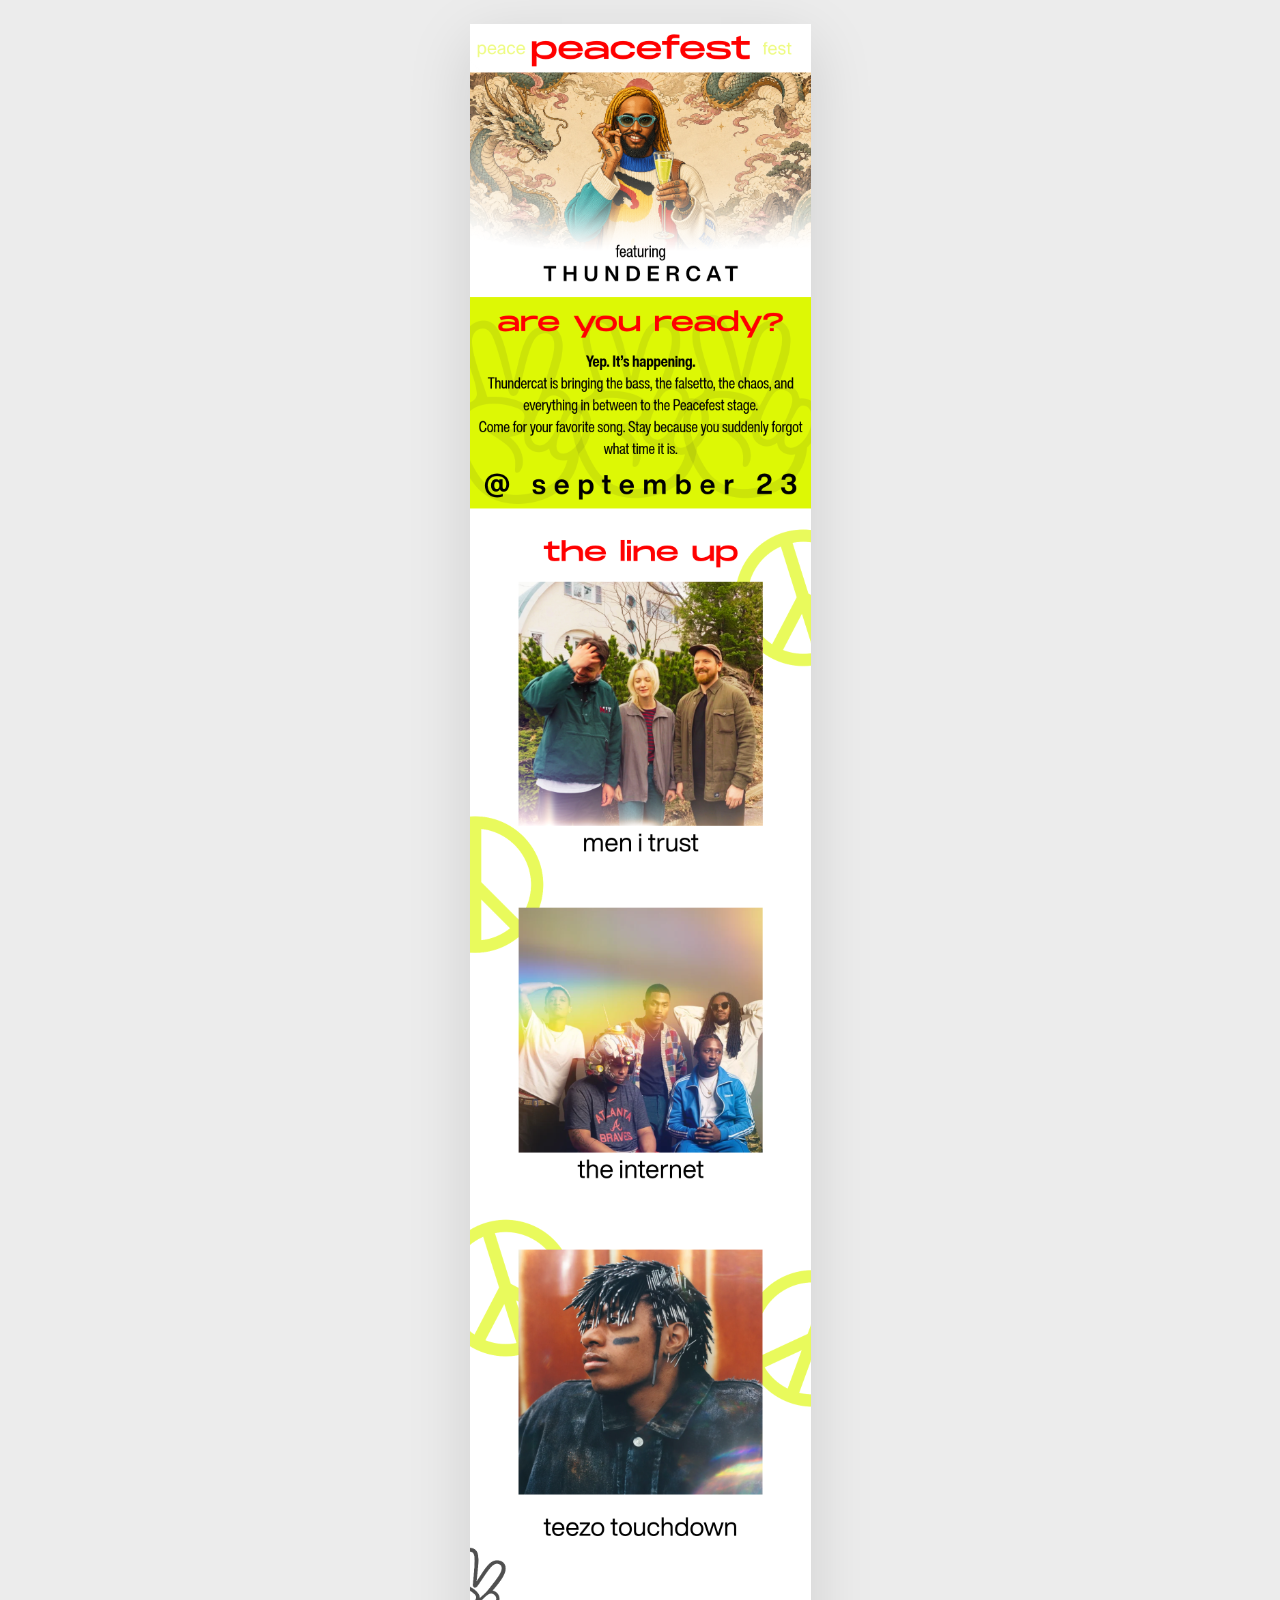
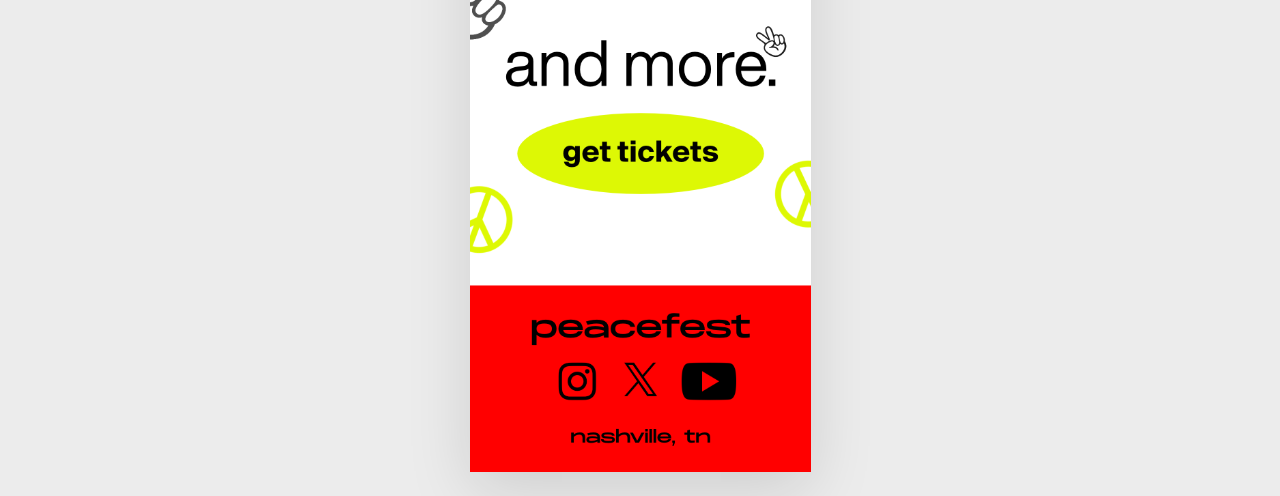
<file: email-peacefest.html>
<!doctype html>
<html lang="en">
<head>
  <meta charset="UTF-8" />
  <meta name="viewport" content="width=device-width, initial-scale=1.0" />
  <title>Peacefest Promotional Email</title>
  <style>
    * { box-sizing: border-box; }
    html, body { margin: 0; min-height: 100%; background: #ececec; }
    body { padding: 24px 12px; }
    img { display: block; width: 341px; max-width: 100%; height: auto; margin: 0 auto; background: #fff; box-shadow: 0 18px 60px rgba(0,0,0,.13); }
    @media (max-width: 620px) { body { padding: 0; } img { box-shadow: none; } }
  </style>
</head>
<body>
  <img src="images/email-peacefest.png" alt="Peacefest promotional email featuring Thundercat and the festival lineup" />
</body>
</html>
</file>
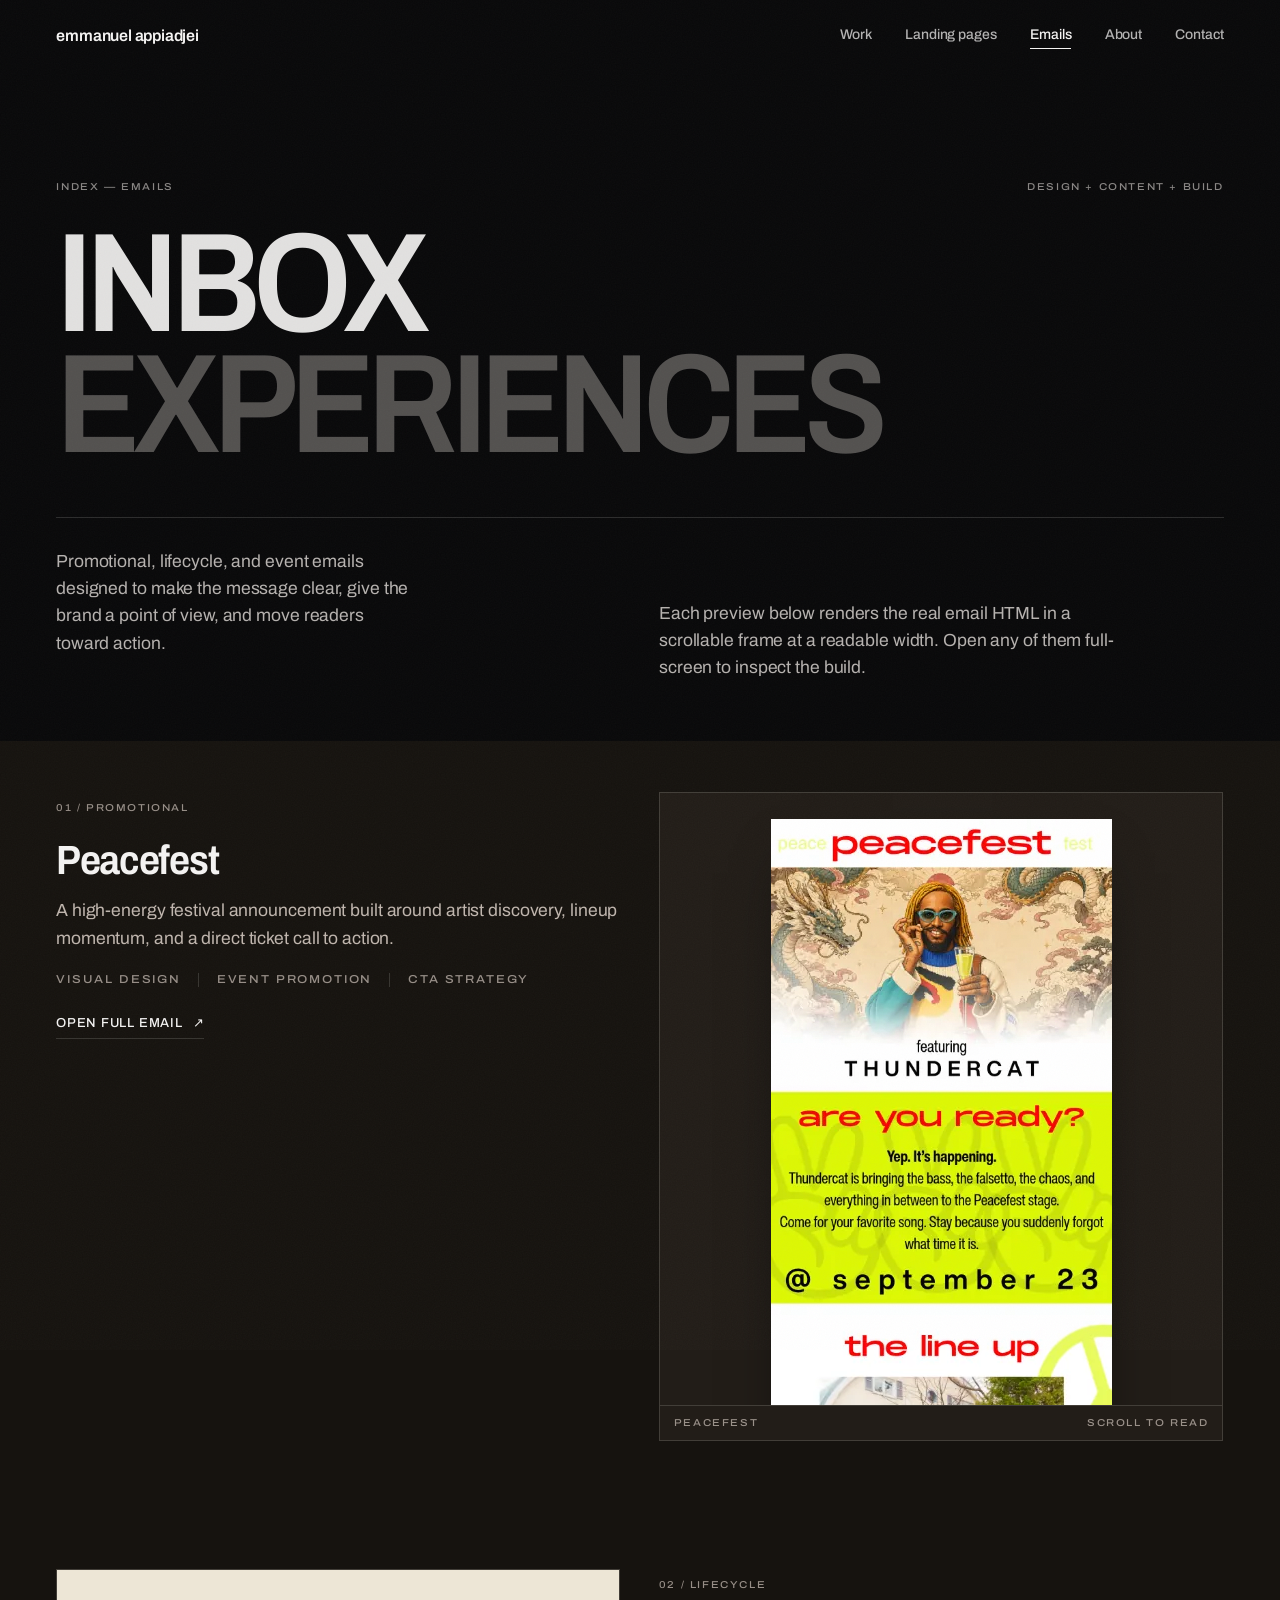
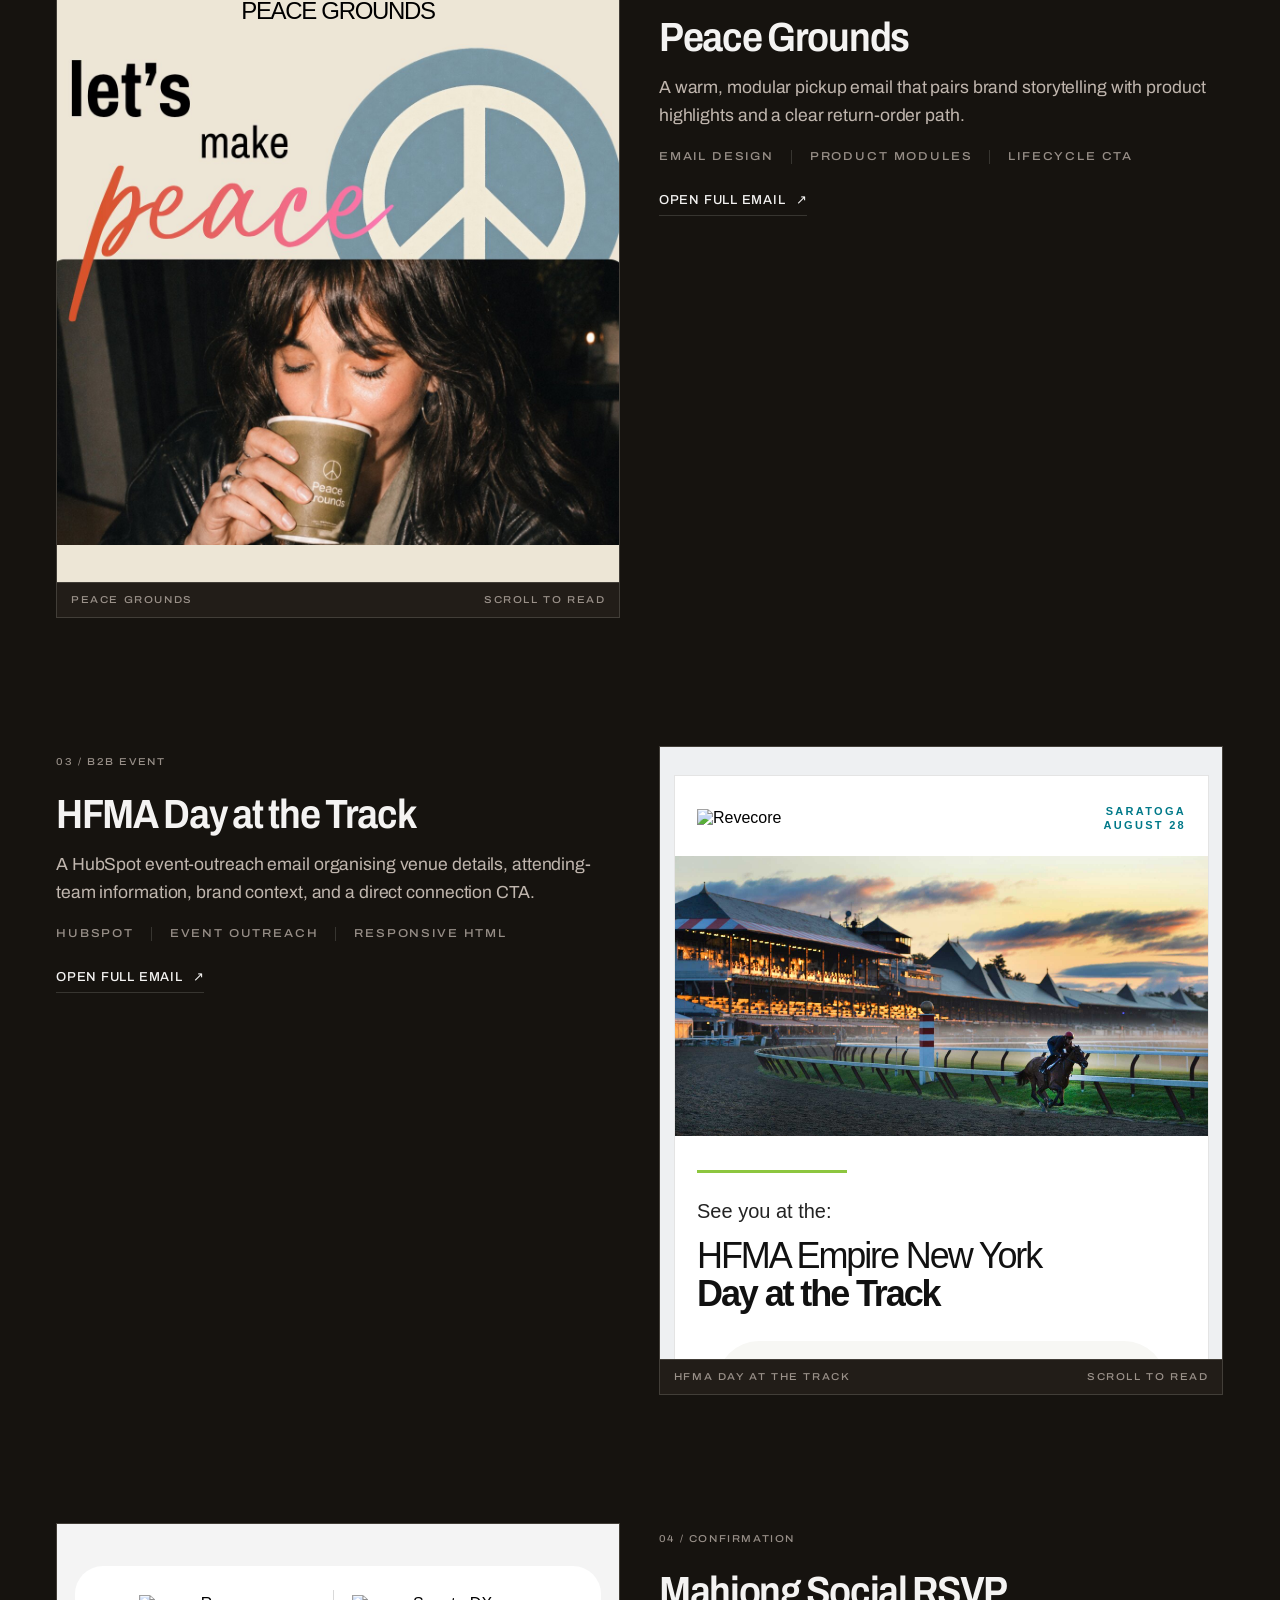
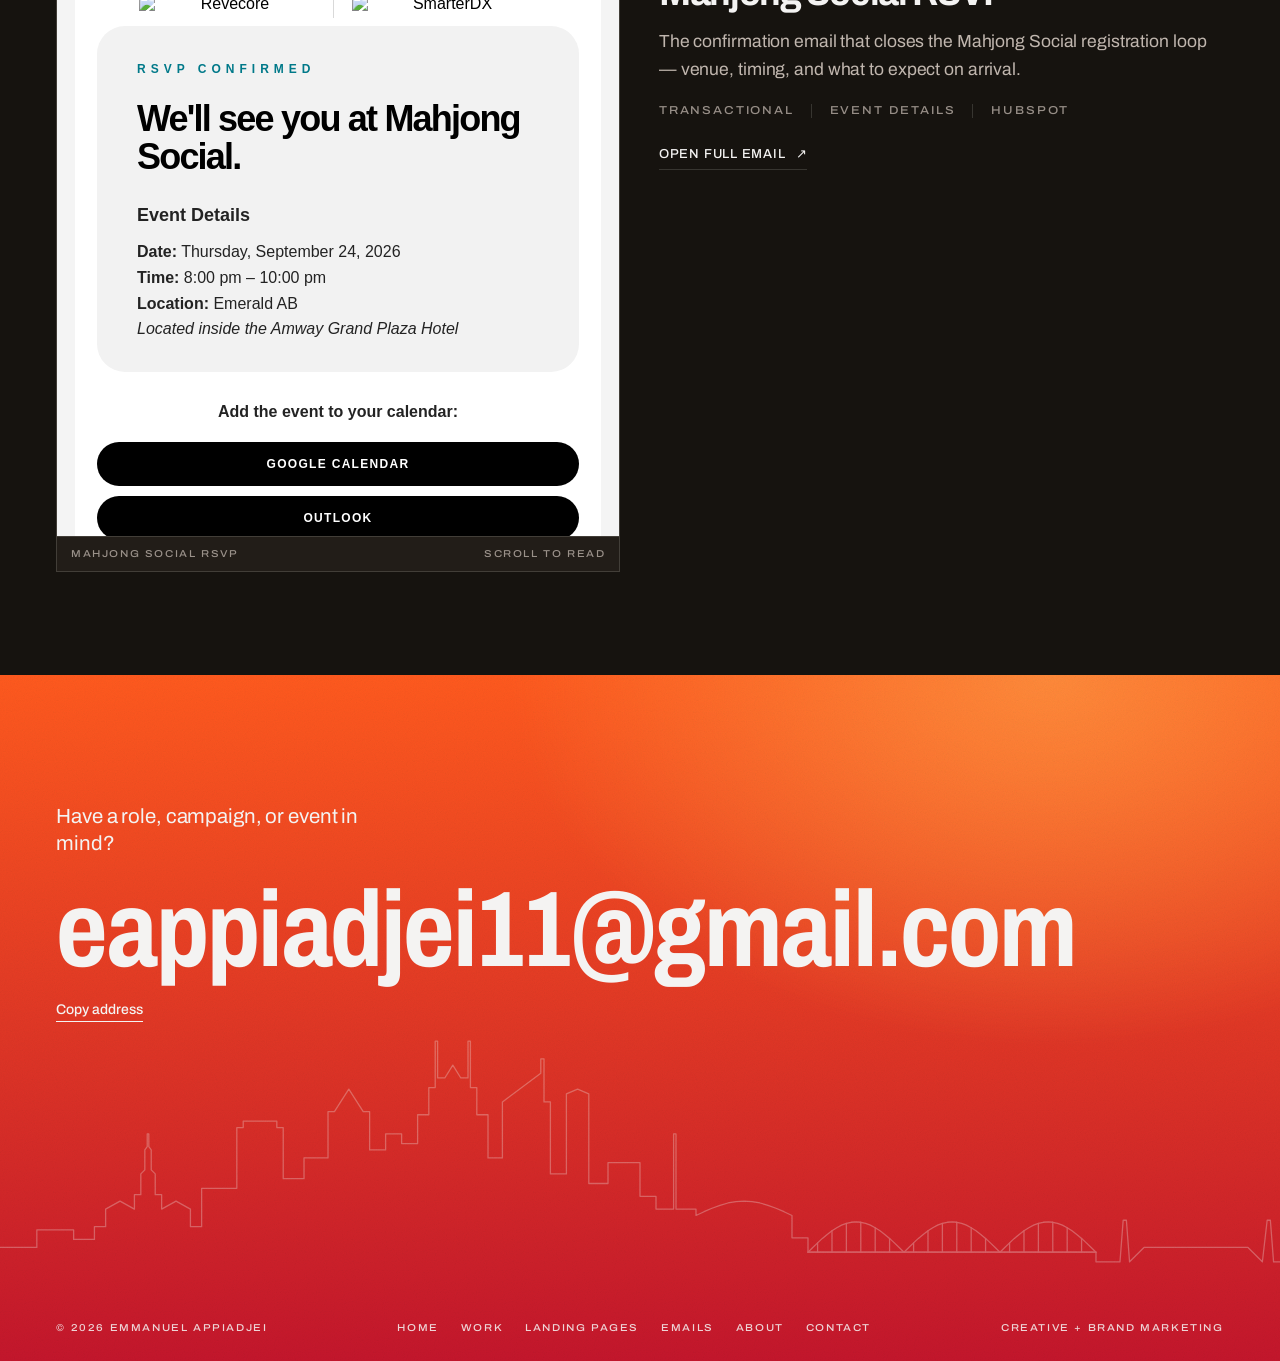
<file: emails.html>
<!doctype html>
<html lang="en">
<head>
  <meta charset="utf-8">
  <meta name="viewport" content="width=device-width, initial-scale=1">
  <title>Emails — Emmanuel Appiadjei</title>
  <meta name="description" content="Promotional, lifecycle, event, and confirmation email design and build, previewed as the real responsive HTML.">
  <meta name="theme-color" content="#070709">
  <link rel="icon" href="images/ea-mark.png" type="image/png">
  <meta property="og:type" content="website">
  <meta property="og:title" content="Emails — Emmanuel Appiadjei">
  <meta property="og:description" content="Promotional, lifecycle, event, and confirmation email design and build, previewed as the real responsive HTML.">
  <meta property="og:image" content="assets/images/og-home.jpg">
  <link rel="preload" as="font" type="font/woff2" href="assets/fonts/archivo-latin.woff2" crossorigin>
  <link rel="stylesheet" href="assets/css/fonts.css">
  <link rel="stylesheet" href="assets/css/site.css">
  <script src="assets/js/site.js" defer></script>
</head>
<body data-page="emails">
  <a class="skip-link" href="#main">Skip to content</a>
  <span class="progress" aria-hidden="true"></span>

  <!-- build:header -->
  <header class="site-header">
    <div class="site-header__bar">
      <a class="brand" href="index.html">emmanuel appiadjei</a>
      <nav class="nav" aria-label="Primary">
        <a class="nav__link" href="work.html">Work</a>
        <a class="nav__link" href="landing-pages.html">Landing pages</a>
        <a class="nav__link" href="emails.html" aria-current="page">Emails</a>
        <a class="nav__link" href="about.html">About</a>
        <a class="nav__link" href="contact.html">Contact</a>
      </nav>
      <button class="menu-toggle" type="button" aria-expanded="false" aria-controls="mobile-menu">
        <span class="menu-toggle__open">Menu</span><span class="menu-toggle__close">Close</span>
      </button>
    </div>
  </header>
  <!-- /build:header -->

  <!-- build:mobile-menu -->
  <div class="mobile-menu" id="mobile-menu">
    <a class="mobile-menu__link" href="index.html">Home</a>
    <a class="mobile-menu__link" href="work.html">Work</a>
    <a class="mobile-menu__link" href="landing-pages.html">Landing pages</a>
    <a class="mobile-menu__link" href="emails.html" aria-current="page">Emails</a>
    <a class="mobile-menu__link" href="about.html">About</a>
    <a class="mobile-menu__link" href="contact.html">Contact</a>
    <div class="mobile-menu__foot">
      <a class="label" href="mailto:eappiadjei11@gmail.com">eappiadjei11@gmail.com</a>
      <span class="label">United States</span>
    </div>
  </div>
  <!-- /build:mobile-menu -->

  <main id="main">
    <section class="case-hero">
      <div class="shell">
        <div class="section-head__meta">
          <span class="label">Index &mdash; Emails</span>
          <span class="label">Design + content + build</span>
        </div>
        <h1 class="case-hero__title" data-rise="0.8" style="margin-top:clamp(18px,2.4vw,30px)">
          <span class="line"><span>Inbox</span></span>
          <span class="line"><span class="outline-type">experiences</span></span>
        </h1>
        <div class="statement__foot" style="margin-top:clamp(30px,4vw,56px)">
          <p class="body-copy" data-reveal>Promotional, lifecycle, and event emails designed to make the message clear, give the brand a point of view, and move readers toward action.</p>
          <p class="body-copy" data-reveal data-delay="1">Each preview below renders the real email HTML in a scrollable frame at a readable width. Open any of them full-screen to inspect the build.</p>
        </div>
      </div>
    </section>

    <section class="section section--tight" style="padding-top:clamp(30px,4vw,56px)" data-surface="tint">
      <div class="shell">
        <!-- build:email-archive -->
    <div class="email-list">
      <article class="email-item" data-reveal>
        <div class="email-item__body">
          <span class="label">01 / Promotional</span>
          <h3 class="d-md" style="margin:.5em 0 .4em">Peacefest</h3>
          <p class="body-copy">A high-energy festival announcement built around artist discovery, lineup momentum, and a direct ticket call to action.</p>
          <div class="tag-row" style="margin:18px 0">
            <span class="tag">Visual design</span>
            <span class="tag">Event promotion</span>
            <span class="tag">CTA strategy</span>
          </div>
          <a class="link-action" href="email-peacefest.html" target="_blank" rel="noopener">Open full email <span class="arrow" aria-hidden="true">&#8599;</span></a>
        </div>
        <div class="email-item__stage">
          <div class="email-item__scroll email-item__scroll--art">
            <img src="assets/images/work/email-peacefest.webp" alt="Peacefest promotional email featuring Thundercat and the festival lineup." width="341" height="2048" loading="lazy" decoding="async">
          </div>
          <div class="email-item__caption">
            <span class="label">Peacefest</span>
            <span class="label">Scroll to read</span>
          </div>
        </div>
      </article>
      <article class="email-item email-item--flip" data-reveal>
        <div class="email-item__body">
          <span class="label">02 / Lifecycle</span>
          <h3 class="d-md" style="margin:.5em 0 .4em">Peace Grounds</h3>
          <p class="body-copy">A warm, modular pickup email that pairs brand storytelling with product highlights and a clear return-order path.</p>
          <div class="tag-row" style="margin:18px 0">
            <span class="tag">Email design</span>
            <span class="tag">Product modules</span>
            <span class="tag">Lifecycle CTA</span>
          </div>
          <a class="link-action" href="email-peacegrounds.html" target="_blank" rel="noopener">Open full email <span class="arrow" aria-hidden="true">&#8599;</span></a>
        </div>
        <div class="email-item__stage">
          <div class="email-item__scroll">
            <iframe src="email-peacegrounds.html" title="Peace Grounds email preview" loading="lazy" style="height:2400px"></iframe>
          </div>
          <div class="email-item__caption">
            <span class="label">Peace Grounds</span>
            <span class="label">Scroll to read</span>
          </div>
        </div>
      </article>
      <article class="email-item" data-reveal>
        <div class="email-item__body">
          <span class="label">03 / B2B event</span>
          <h3 class="d-md" style="margin:.5em 0 .4em">HFMA Day at the Track</h3>
          <p class="body-copy">A HubSpot event-outreach email organising venue details, attending-team information, brand context, and a direct connection CTA.</p>
          <div class="tag-row" style="margin:18px 0">
            <span class="tag">HubSpot</span>
            <span class="tag">Event outreach</span>
            <span class="tag">Responsive HTML</span>
          </div>
          <a class="link-action" href="email-hfma-track.html" target="_blank" rel="noopener">Open full email <span class="arrow" aria-hidden="true">&#8599;</span></a>
        </div>
        <div class="email-item__stage">
          <div class="email-item__scroll">
            <iframe src="email-hfma-track.html" title="HFMA Day at the Track email preview" loading="lazy" style="height:1900px"></iframe>
          </div>
          <div class="email-item__caption">
            <span class="label">HFMA Day at the Track</span>
            <span class="label">Scroll to read</span>
          </div>
        </div>
      </article>
      <article class="email-item email-item--flip" data-reveal>
        <div class="email-item__body">
          <span class="label">04 / Confirmation</span>
          <h3 class="d-md" style="margin:.5em 0 .4em">Mahjong Social RSVP</h3>
          <p class="body-copy">The confirmation email that closes the Mahjong Social registration loop — venue, timing, and what to expect on arrival.</p>
          <div class="tag-row" style="margin:18px 0">
            <span class="tag">Transactional</span>
            <span class="tag">Event details</span>
            <span class="tag">HubSpot</span>
          </div>
          <a class="link-action" href="mahjong-email-preview.html" target="_blank" rel="noopener">Open full email <span class="arrow" aria-hidden="true">&#8599;</span></a>
        </div>
        <div class="email-item__stage">
          <div class="email-item__scroll">
            <iframe src="mahjong-email-preview.html" title="Mahjong Social RSVP email preview" loading="lazy" style="height:1500px"></iframe>
          </div>
          <div class="email-item__caption">
            <span class="label">Mahjong Social RSVP</span>
            <span class="label">Scroll to read</span>
          </div>
        </div>
      </article>
    </div>
        <!-- /build:email-archive -->
      </div>
    </section>
  </main>

  <!-- build:contact -->
  <section class="contact-block" id="contact">
    <img class="contact-block__sky" src="assets/images/home/nashville.svg" alt="" width="1600" height="324" loading="lazy" decoding="async">
    <div class="shell">
      <p class="contact-block__ask">Have a role, campaign, or event in mind?</p>
      <a class="contact-mail" href="mailto:eappiadjei11@gmail.com">eappiadjei11@gmail.com</a>
      <p class="contact-block__actions">
        <button class="contact-copy" type="button" data-copy="eappiadjei11@gmail.com">Copy address</button>
        <span class="contact-copy__status" aria-live="polite"></span>
      </p>
    </div>

    <footer class="site-foot">
      <div class="shell site-foot__row">
        <span class="label">&copy; <span data-year>2026</span> Emmanuel Appiadjei</span>
        <div class="site-foot__links">
          <a class="label" href="index.html">Home</a>
          <a class="label" href="work.html">Work</a>
          <a class="label" href="landing-pages.html">Landing pages</a>
          <a class="label" href="emails.html">Emails</a>
          <a class="label" href="about.html">About</a>
          <a class="label" href="contact.html">Contact</a>
        </div>
        <span class="label">Creative + Brand Marketing</span>
      </div>
    </footer>
  </section>
  <!-- /build:contact -->
</body>
</html>
</file>
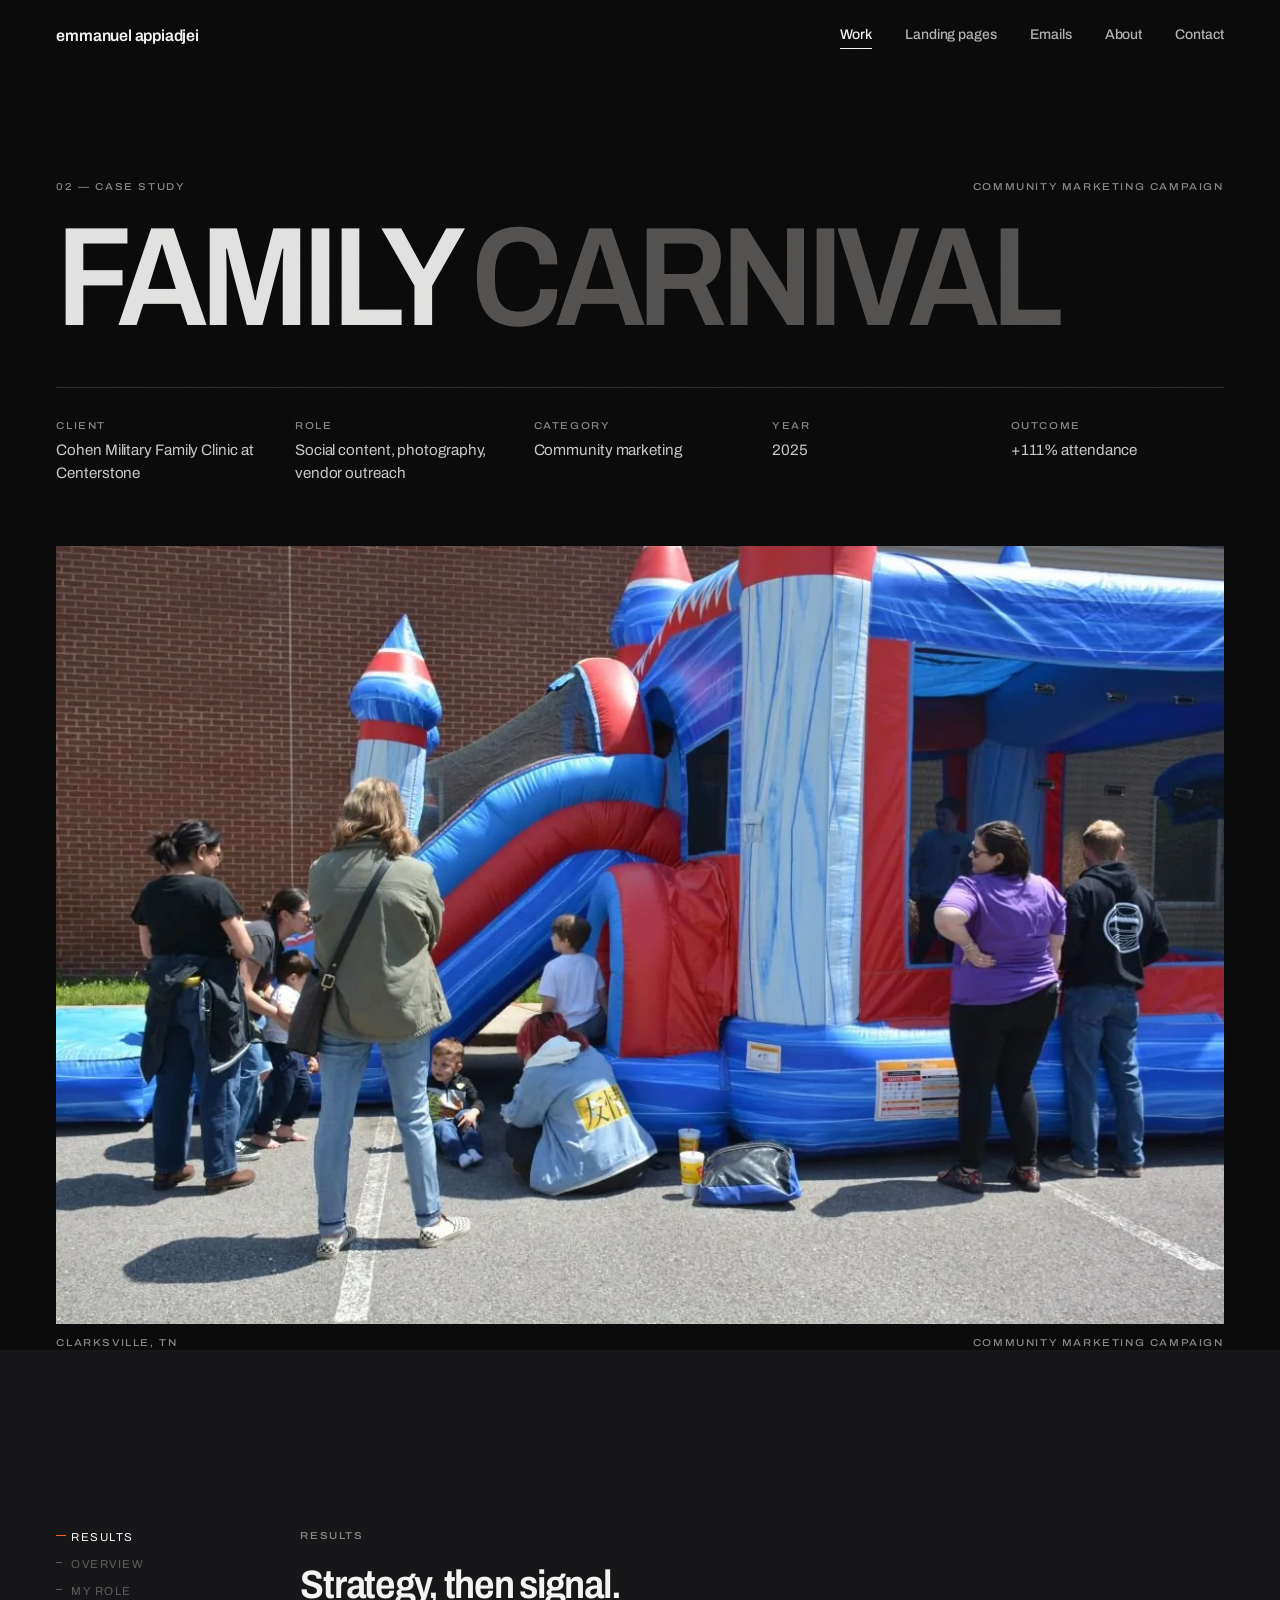
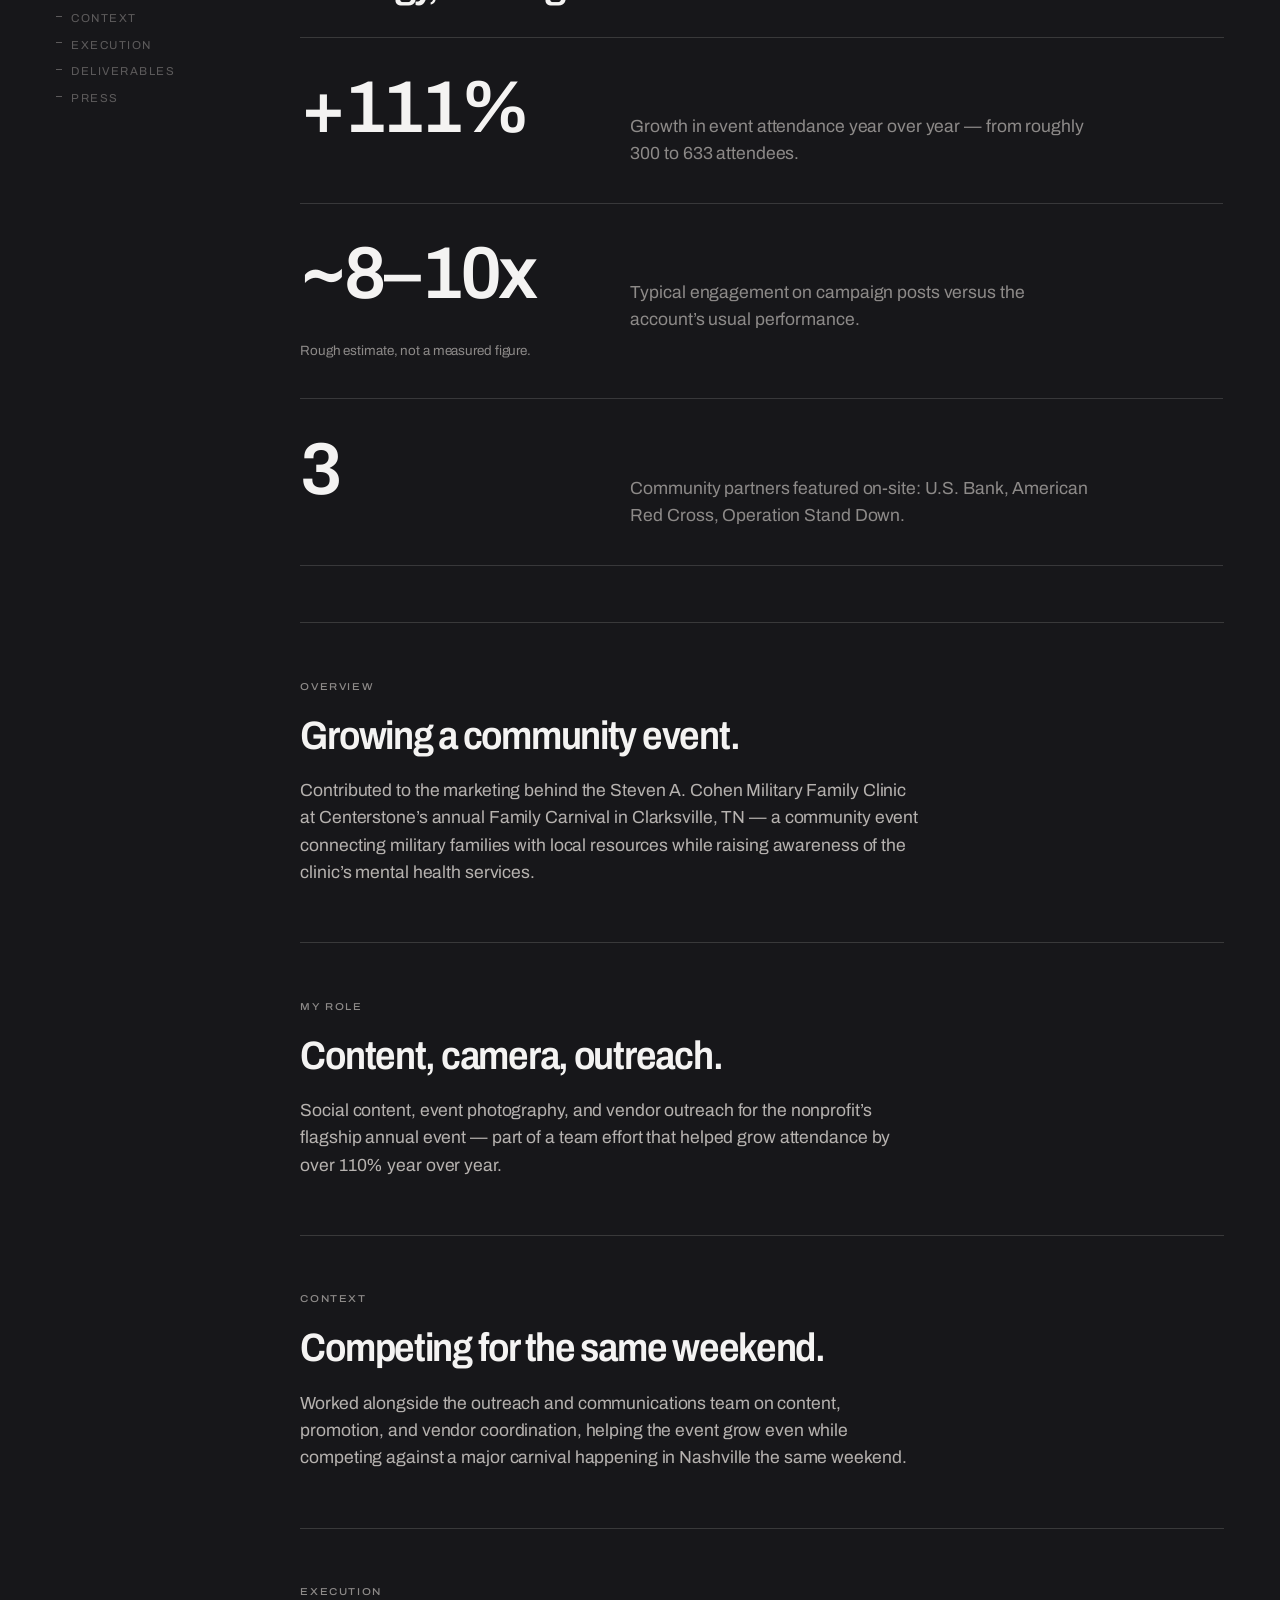
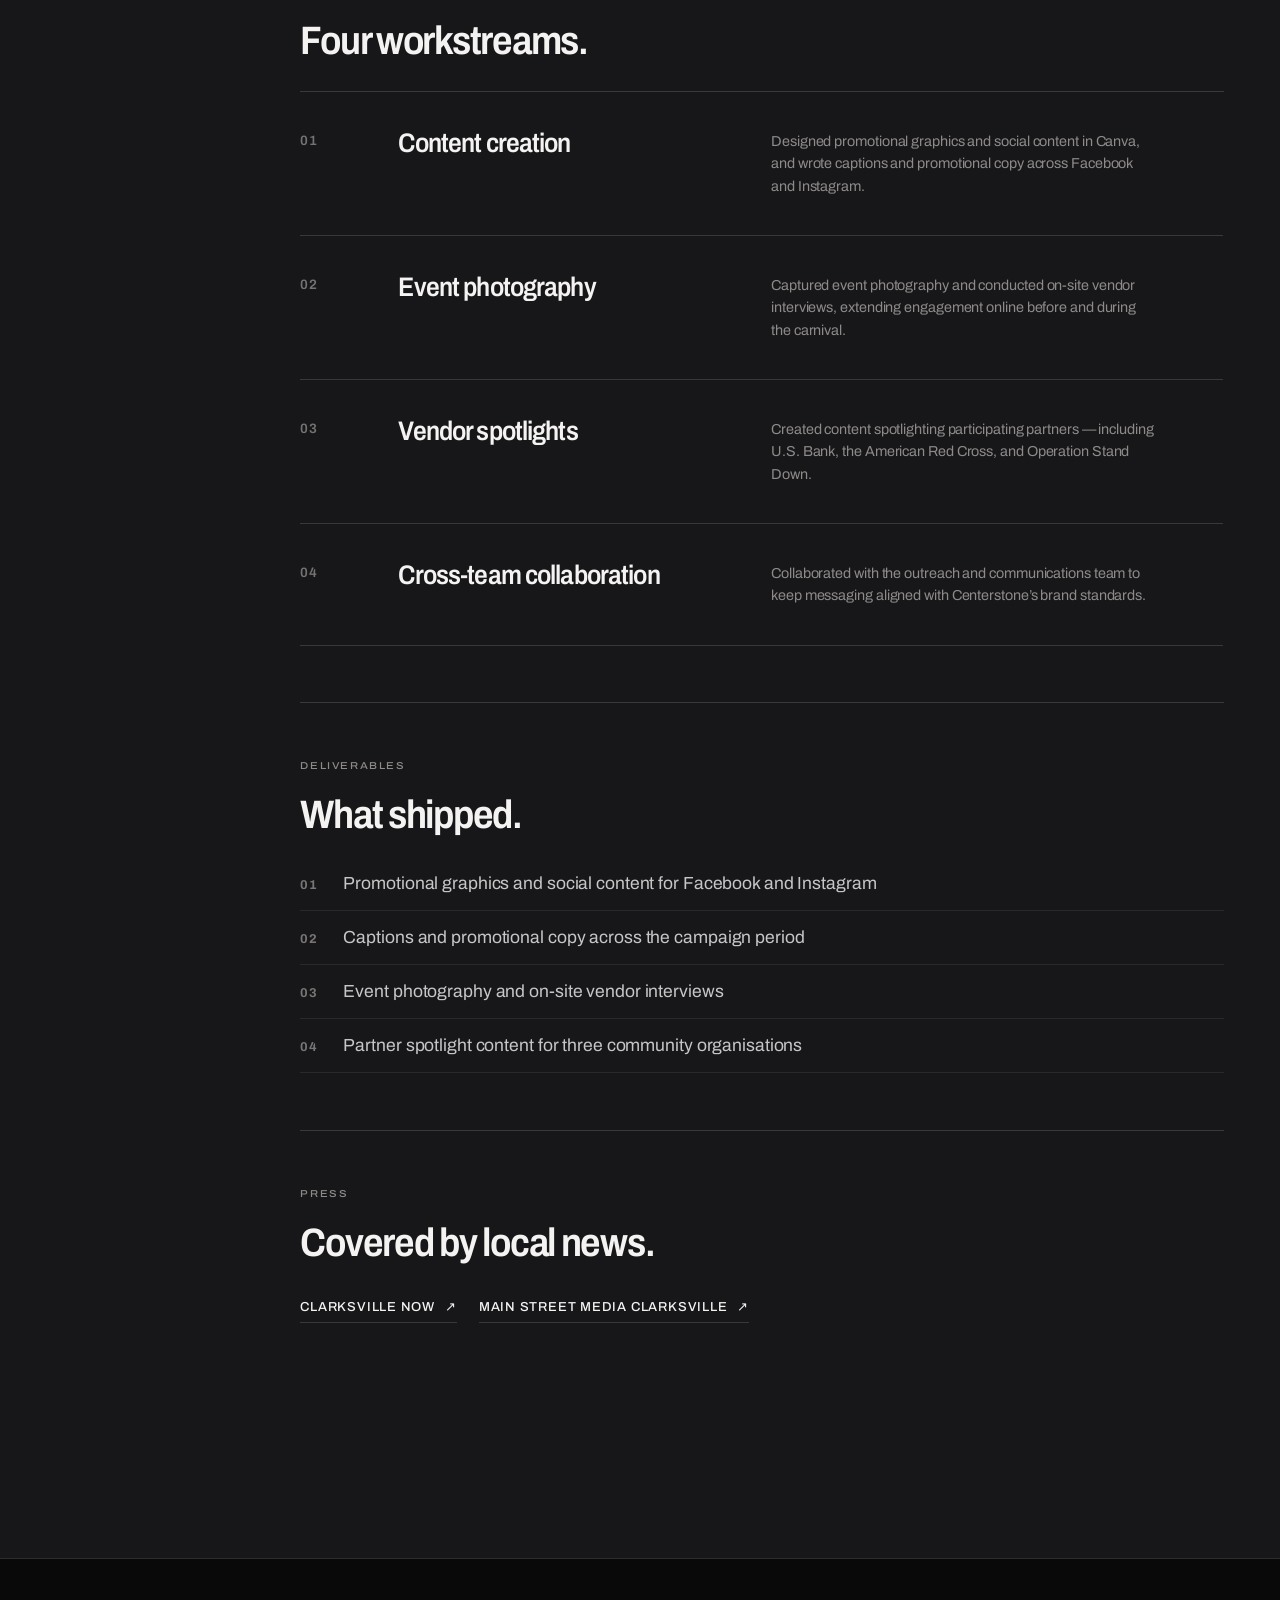
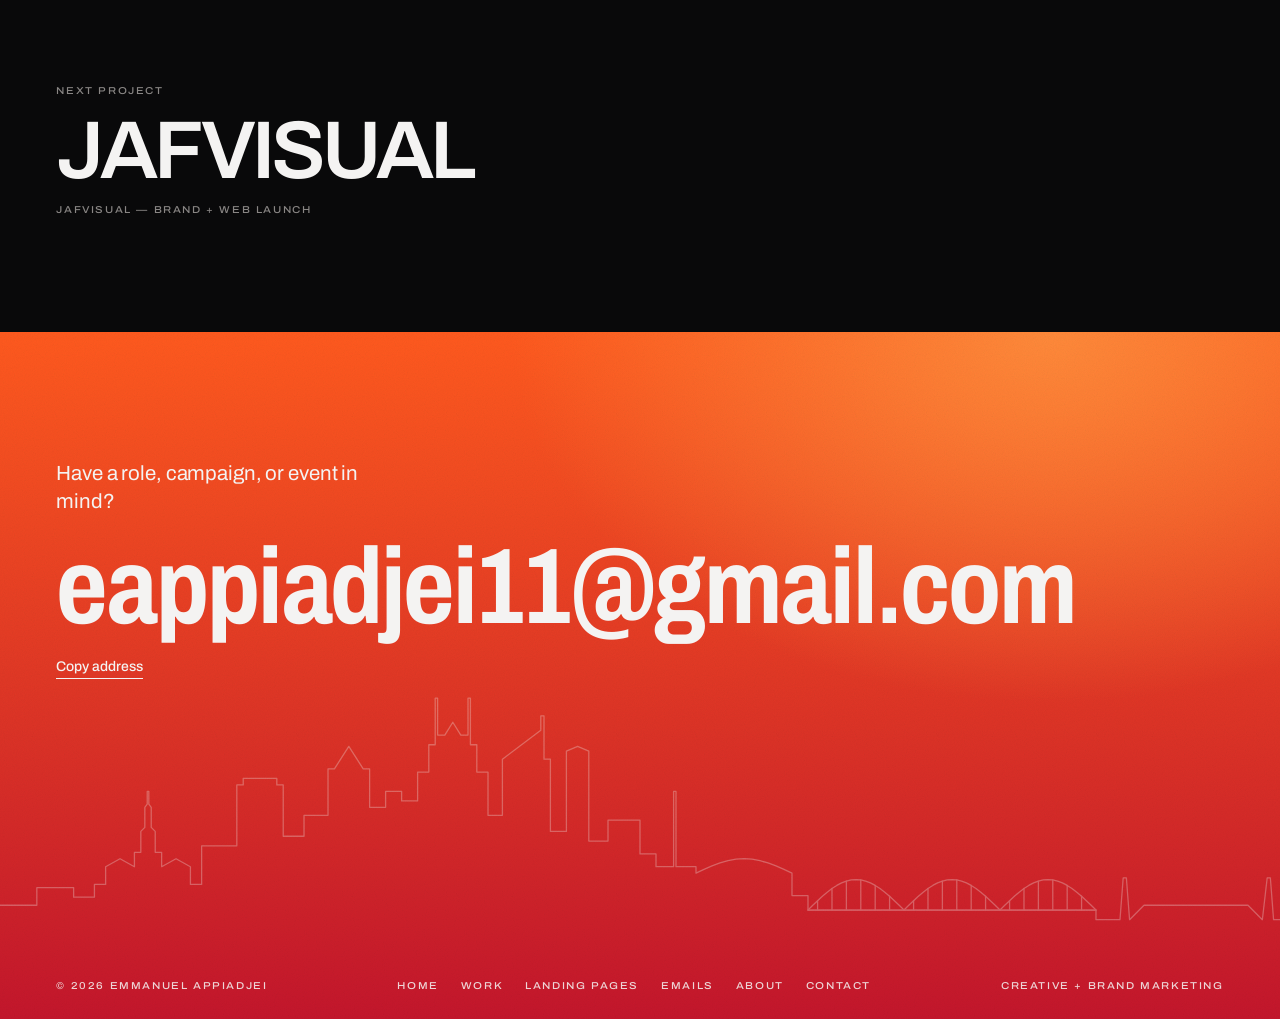
<file: family-carnival-campaign.html>
<!doctype html>
<html lang="en">
<head>
  <meta charset="utf-8">
  <meta name="viewport" content="width=device-width, initial-scale=1">
  <title>Clarksville Family Carnival — Emmanuel Appiadjei</title>
  <meta name="description" content="Social content, photography, and vendor outreach for the Cohen Military Family Clinic at Centerstone's Family Carnival — attendance up 111% year over year.">
  <meta name="theme-color" content="#070709">
  <link rel="icon" href="images/ea-mark.png" type="image/png">
  <meta property="og:type" content="article">
  <meta property="og:title" content="Clarksville Family Carnival — Emmanuel Appiadjei">
  <meta property="og:description" content="Community marketing for a military family nonprofit's flagship annual event.">
  <meta property="og:image" content="assets/images/work/carnival.webp">
  <link rel="preload" as="font" type="font/woff2" href="assets/fonts/archivo-latin.woff2" crossorigin>
  <link rel="stylesheet" href="assets/css/fonts.css">
  <link rel="stylesheet" href="assets/css/site.css">
  <script src="assets/js/site.js" defer></script>
</head>
<body data-page="work" data-case="carnival">
  <a class="skip-link" href="#main">Skip to content</a>
  <span class="progress" aria-hidden="true"></span>

  <!-- build:header -->
  <header class="site-header">
    <div class="site-header__bar">
      <a class="brand" href="index.html">emmanuel appiadjei</a>
      <nav class="nav" aria-label="Primary">
        <a class="nav__link" href="work.html" aria-current="page">Work</a>
        <a class="nav__link" href="landing-pages.html">Landing pages</a>
        <a class="nav__link" href="emails.html">Emails</a>
        <a class="nav__link" href="about.html">About</a>
        <a class="nav__link" href="contact.html">Contact</a>
      </nav>
      <button class="menu-toggle" type="button" aria-expanded="false" aria-controls="mobile-menu">
        <span class="menu-toggle__open">Menu</span><span class="menu-toggle__close">Close</span>
      </button>
    </div>
  </header>
  <!-- /build:header -->

  <!-- build:mobile-menu -->
  <div class="mobile-menu" id="mobile-menu">
    <a class="mobile-menu__link" href="index.html">Home</a>
    <a class="mobile-menu__link" href="work.html" aria-current="page">Work</a>
    <a class="mobile-menu__link" href="landing-pages.html">Landing pages</a>
    <a class="mobile-menu__link" href="emails.html">Emails</a>
    <a class="mobile-menu__link" href="about.html">About</a>
    <a class="mobile-menu__link" href="contact.html">Contact</a>
    <div class="mobile-menu__foot">
      <a class="label" href="mailto:eappiadjei11@gmail.com">eappiadjei11@gmail.com</a>
      <span class="label">United States</span>
    </div>
  </div>
  <!-- /build:mobile-menu -->

  <main id="main">
    <section class="case-hero">
      <div class="shell">
        <div class="section-head__meta">
          <span class="label">02 &mdash; Case study</span>
          <span class="label">Community marketing campaign</span>
        </div>
        <h1 class="case-hero__title" data-rise="0.8">
          <span class="line"><span>Family</span></span>
          <span class="line"><span class="outline-type">Carnival</span></span>
        </h1>

        <div class="case-meta">
          <div><span class="label">Client</span><p>Cohen Military Family Clinic at Centerstone</p></div>
          <div><span class="label">Role</span><p>Social content, photography, vendor outreach</p></div>
          <div><span class="label">Category</span><p>Community marketing</p></div>
          <div><span class="label">Year</span><p>2025</p></div>
          <div><span class="label">Outcome</span><p>+111% attendance</p></div>
        </div>
      </div>
    </section>

    <div class="shell">
      <figure class="case-media" style="margin:0" data-mask-media>
        <img src="assets/images/work/carnival.webp" alt="Families queueing at inflatable attractions during the Clarksville Family Carnival" width="1200" height="800" fetchpriority="high" decoding="async">
      </figure>
      <div class="case-media__cap">
        <span class="label">Clarksville, TN</span>
        <span class="label">Community marketing campaign</span>
      </div>
    </div>

    <section class="section" data-surface="graphite">
      <div class="shell case-body">
        <nav class="case-nav" aria-label="Case study sections">
          <a href="#results">Results</a>
          <a href="#overview">Overview</a>
          <a href="#role">My role</a>
          <a href="#context">Context</a>
          <a href="#execution">Execution</a>
          <a href="#deliverables">Deliverables</a>
          <a href="#press">Press</a>
        </nav>

        <div>
          <section class="case-section" id="results">
            <span class="label">Results</span>
            <h2>Strategy, then signal.</h2>
            <div class="results" style="margin-top:10px">
              <div class="result" data-reveal>
                <strong>+111%</strong>
                <span>Growth in event attendance year over year &mdash; from roughly 300 to 633 attendees.</span>
              </div>
              <div class="result" data-reveal>
                <strong>~8&ndash;10x</strong>
                <span>Typical engagement on campaign posts versus the account&rsquo;s usual performance.</span>
                <span class="result__note">Rough estimate, not a measured figure.</span>
              </div>
              <div class="result" data-reveal>
                <strong>3</strong>
                <span>Community partners featured on-site: U.S. Bank, American Red Cross, Operation Stand Down.</span>
              </div>
            </div>
          </section>

          <section class="case-section" id="overview">
            <span class="label">Overview</span>
            <h2>Growing a community event.</h2>
            <p class="body-copy">Contributed to the marketing behind the Steven A. Cohen Military Family Clinic at Centerstone&rsquo;s annual Family Carnival in Clarksville, TN &mdash; a community event connecting military families with local resources while raising awareness of the clinic&rsquo;s mental health services.</p>
          </section>

          <section class="case-section" id="role">
            <span class="label">My role</span>
            <h2>Content, camera, outreach.</h2>
            <p class="body-copy">Social content, event photography, and vendor outreach for the nonprofit&rsquo;s flagship annual event &mdash; part of a team effort that helped grow attendance by over 110% year over year.</p>
          </section>

          <section class="case-section" id="context">
            <span class="label">Context</span>
            <h2>Competing for the same weekend.</h2>
            <p class="body-copy">Worked alongside the outreach and communications team on content, promotion, and vendor coordination, helping the event grow even while competing against a major carnival happening in Nashville the same weekend.</p>
          </section>

          <section class="case-section" id="execution">
            <span class="label">Execution</span>
            <h2>Four workstreams.</h2>
            <div class="discipline-grid" style="margin-top:8px">
              <article class="discipline" data-reveal>
                <span class="discipline__no">01</span>
                <h3>Content creation</h3>
                <p>Designed promotional graphics and social content in Canva, and wrote captions and promotional copy across Facebook and Instagram.</p>
              </article>
              <article class="discipline" data-reveal>
                <span class="discipline__no">02</span>
                <h3>Event photography</h3>
                <p>Captured event photography and conducted on-site vendor interviews, extending engagement online before and during the carnival.</p>
              </article>
              <article class="discipline" data-reveal>
                <span class="discipline__no">03</span>
                <h3>Vendor spotlights</h3>
                <p>Created content spotlighting participating partners &mdash; including U.S. Bank, the American Red Cross, and Operation Stand Down.</p>
              </article>
              <article class="discipline" data-reveal>
                <span class="discipline__no">04</span>
                <h3>Cross-team collaboration</h3>
                <p>Collaborated with the outreach and communications team to keep messaging aligned with Centerstone&rsquo;s brand standards.</p>
              </article>
            </div>
          </section>

          <section class="case-section" id="deliverables">
            <span class="label">Deliverables</span>
            <h2>What shipped.</h2>
            <div class="deliverables">
              <div class="deliverable"><b>01</b><span>Promotional graphics and social content for Facebook and Instagram</span></div>
              <div class="deliverable"><b>02</b><span>Captions and promotional copy across the campaign period</span></div>
              <div class="deliverable"><b>03</b><span>Event photography and on-site vendor interviews</span></div>
              <div class="deliverable"><b>04</b><span>Partner spotlight content for three community organisations</span></div>
            </div>
          </section>

          <section class="case-section" id="press">
            <span class="label">Press</span>
            <h2>Covered by local news.</h2>
            <div class="archive-item__actions">
              <a class="link-action" href="https://clarksvillenow.com/local/steven-a-cohen-military-family-clinic-at-centerstone-to-host-month-of-military-child-carnival/" target="_blank" rel="noopener">Clarksville Now <span class="arrow" aria-hidden="true">&#8599;</span></a>
              <a class="link-action" href="https://mainstreetmediatn.com/articles/mainstreetclarksville/month-of-the-military-child-celebrated-in-clarksville/" target="_blank" rel="noopener">Main Street Media Clarksville <span class="arrow" aria-hidden="true">&#8599;</span></a>
            </div>
          </section>
        </div>
      </div>
    </section>
  </main>

  <!-- build:next-project -->
  <a class="next-project" href="jafvisual.html">
    <span class="next-project__bg" aria-hidden="true">
      <img src="assets/images/work/jafvisual.webp" alt="" width="1600" height="1000" loading="lazy" decoding="async">
    </span>
    <span class="shell next-project__inner">
      <span class="label">Next project</span>
      <span class="next-project__title">JAFVISUAL</span>
      <span class="label" style="display:block;margin-top:14px">JAFVISUAL &mdash; Brand + Web Launch</span>
    </span>
  </a>
  <!-- /build:next-project -->

  <!-- build:contact -->
  <section class="contact-block" id="contact">
    <img class="contact-block__sky" src="assets/images/home/nashville.svg" alt="" width="1600" height="324" loading="lazy" decoding="async">
    <div class="shell">
      <p class="contact-block__ask">Have a role, campaign, or event in mind?</p>
      <a class="contact-mail" href="mailto:eappiadjei11@gmail.com">eappiadjei11@gmail.com</a>
      <p class="contact-block__actions">
        <button class="contact-copy" type="button" data-copy="eappiadjei11@gmail.com">Copy address</button>
        <span class="contact-copy__status" aria-live="polite"></span>
      </p>
    </div>

    <footer class="site-foot">
      <div class="shell site-foot__row">
        <span class="label">&copy; <span data-year>2026</span> Emmanuel Appiadjei</span>
        <div class="site-foot__links">
          <a class="label" href="index.html">Home</a>
          <a class="label" href="work.html">Work</a>
          <a class="label" href="landing-pages.html">Landing pages</a>
          <a class="label" href="emails.html">Emails</a>
          <a class="label" href="about.html">About</a>
          <a class="label" href="contact.html">Contact</a>
        </div>
        <span class="label">Creative + Brand Marketing</span>
      </div>
    </footer>
  </section>
  <!-- /build:contact -->
</body>
</html>
</file>
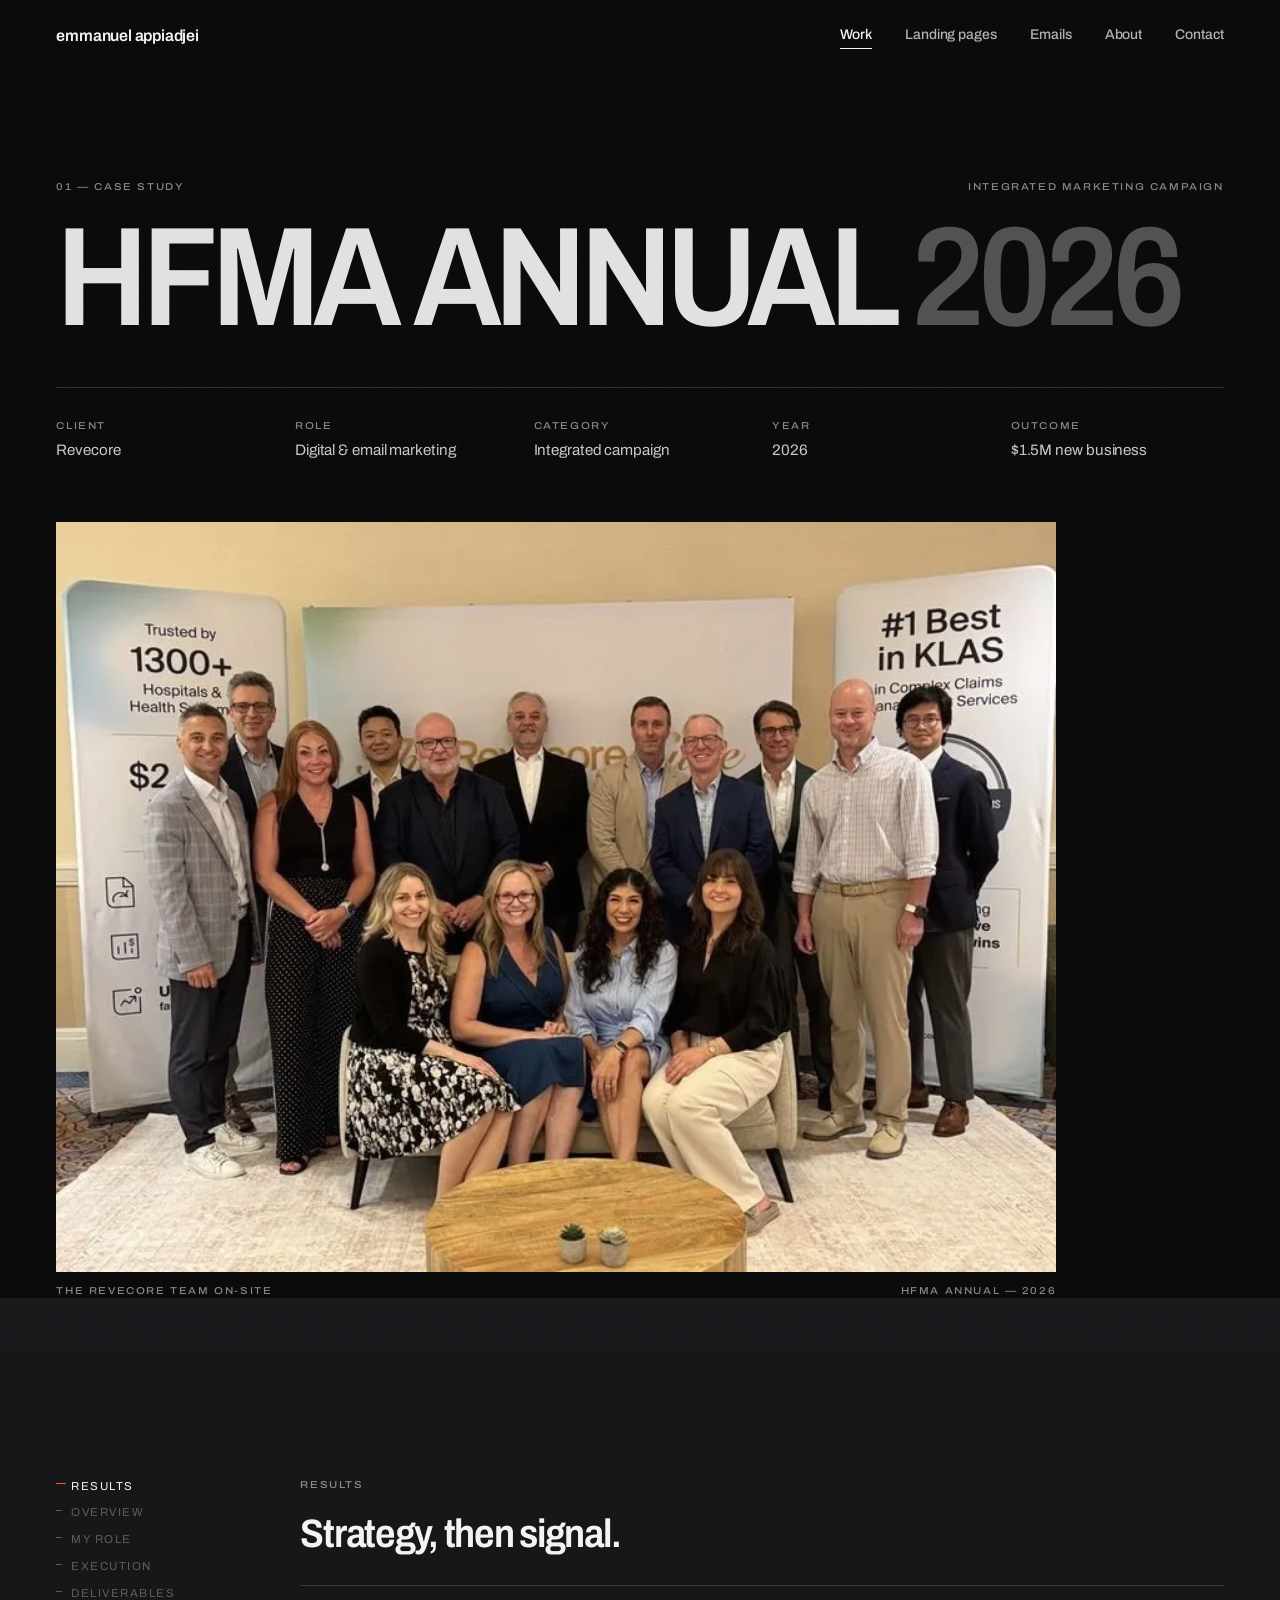
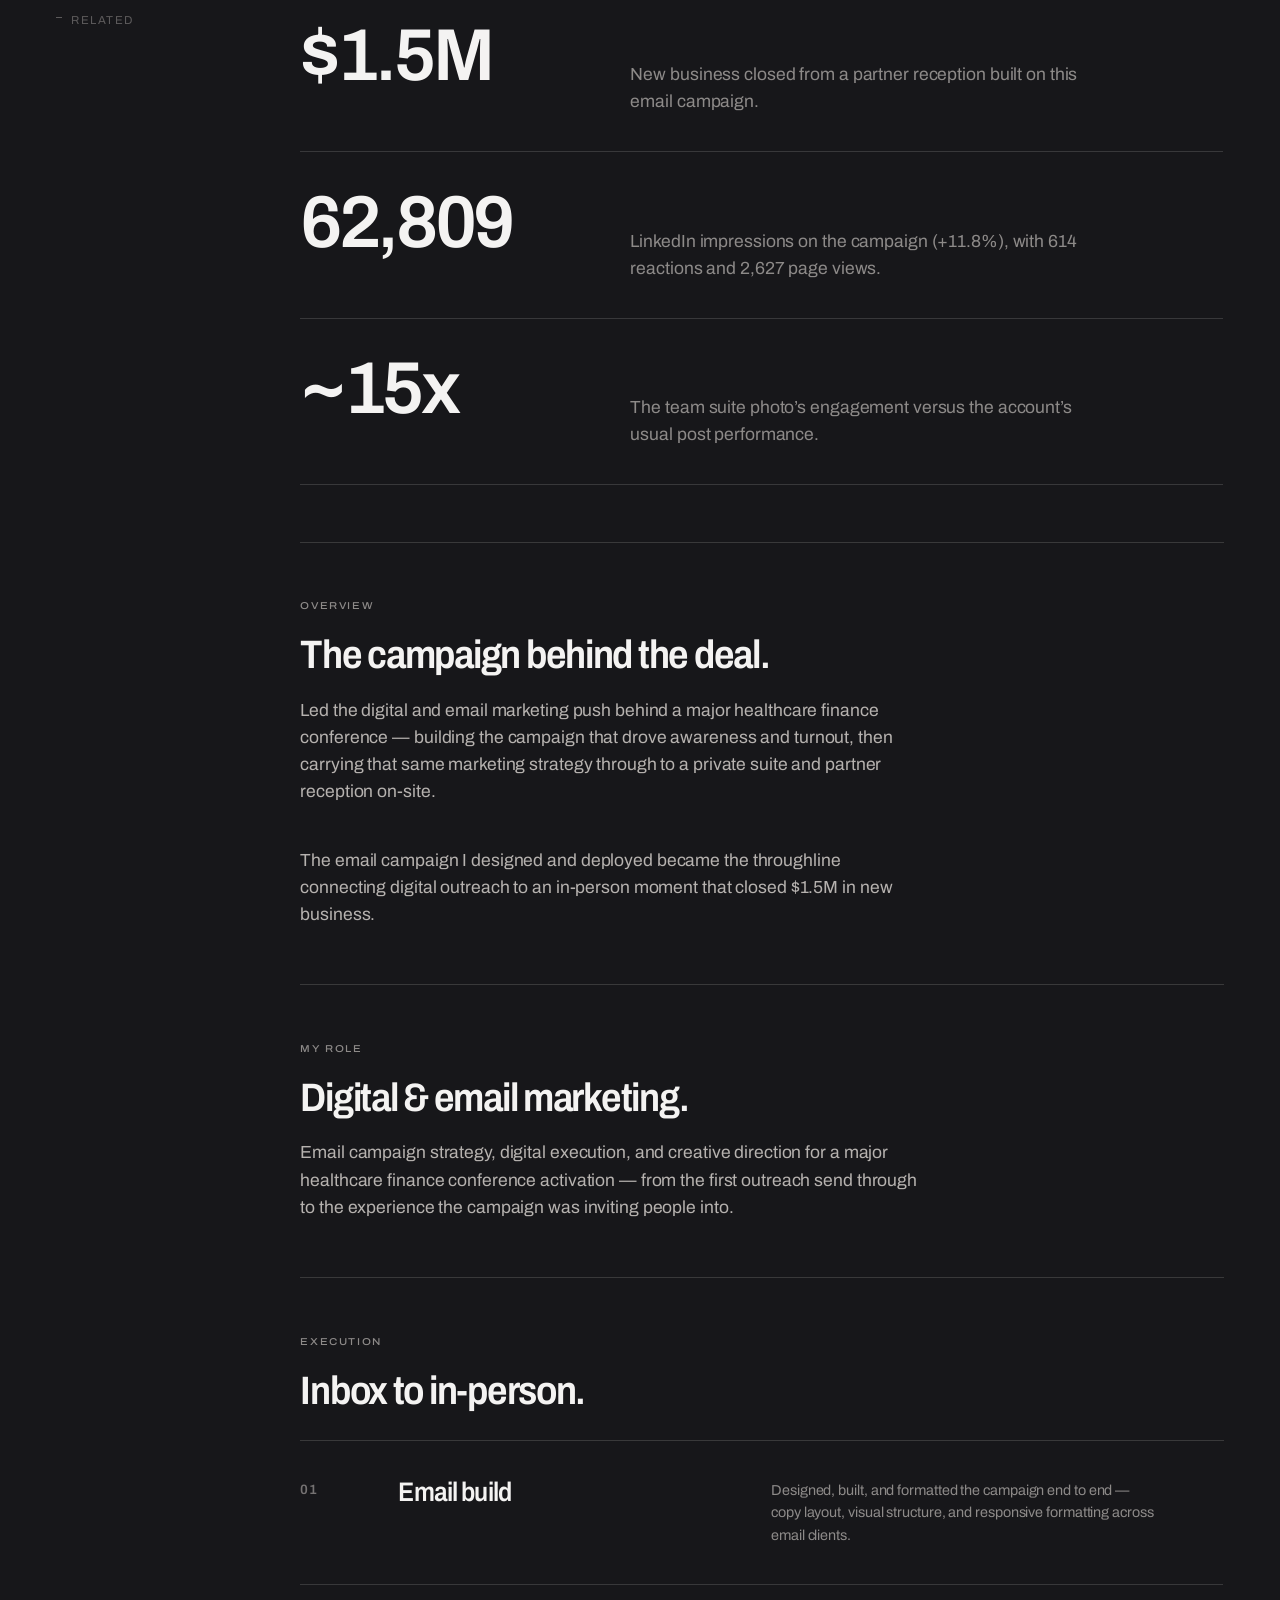
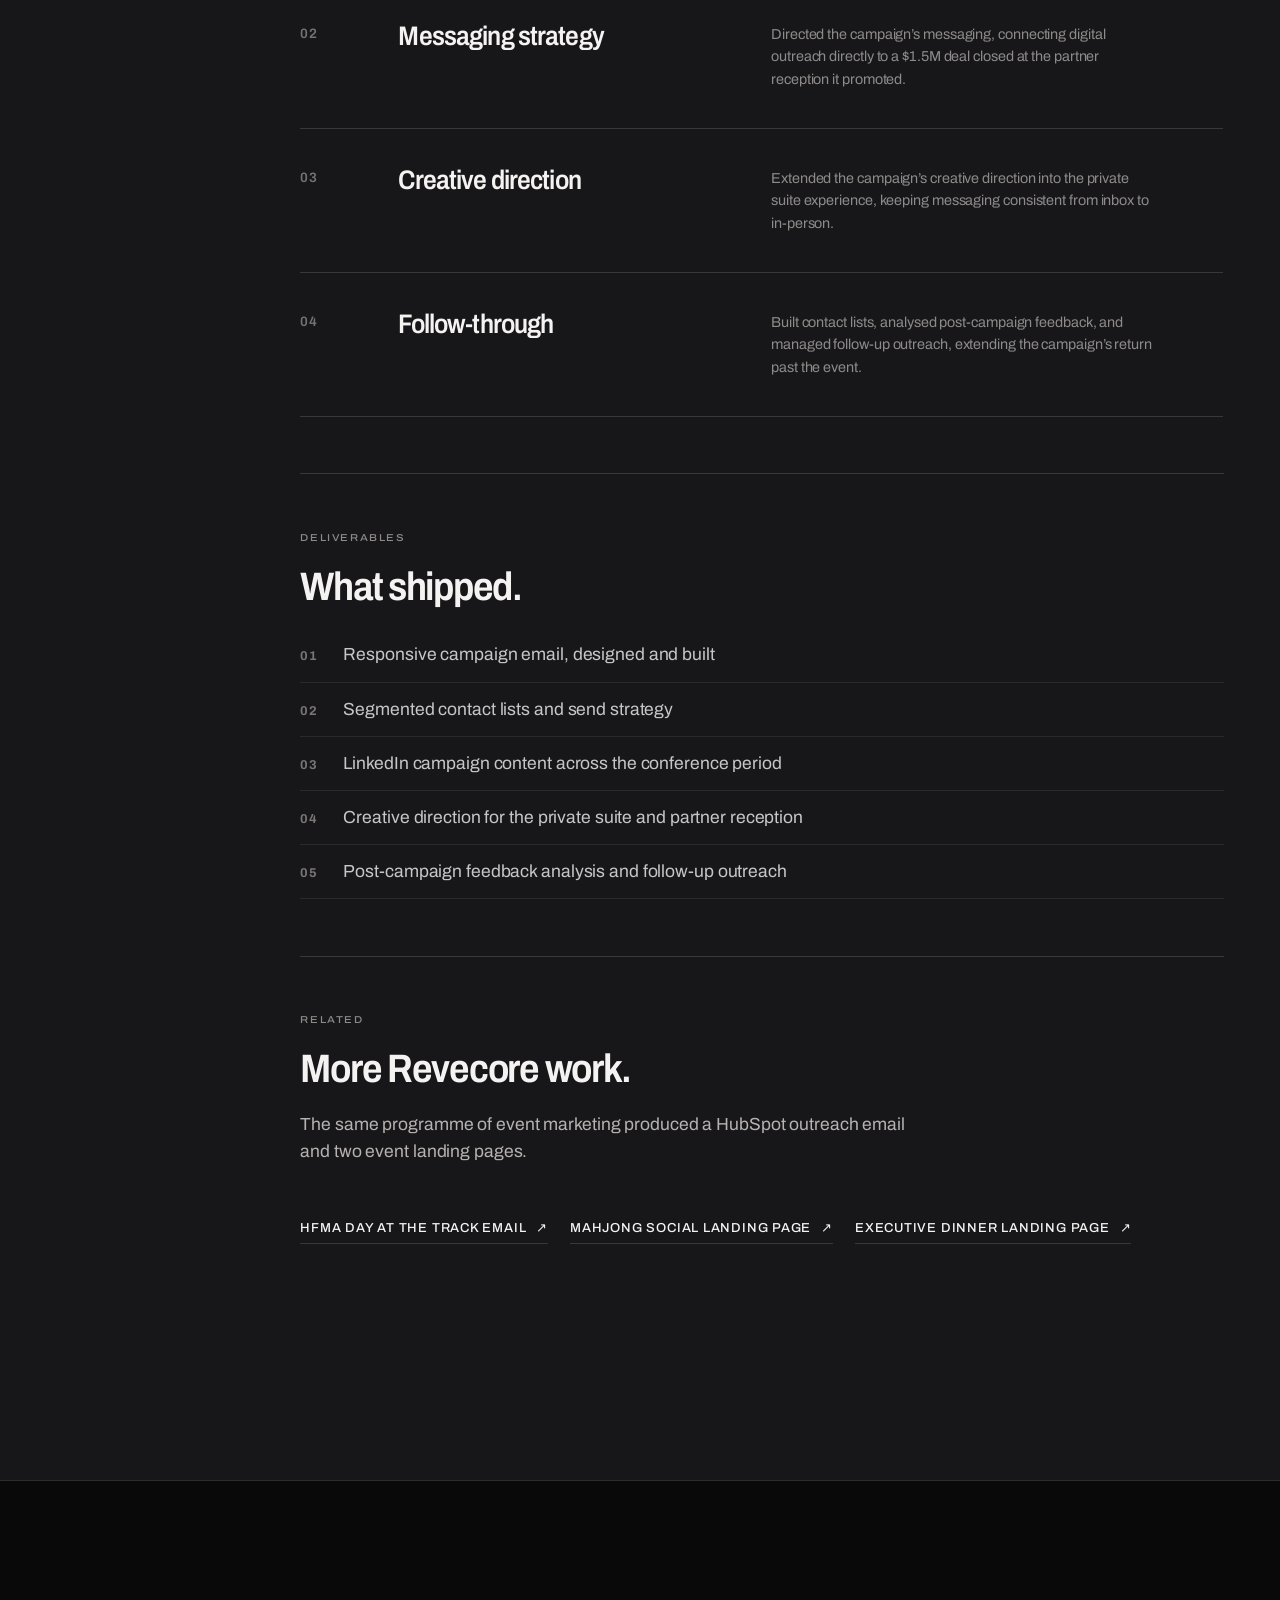
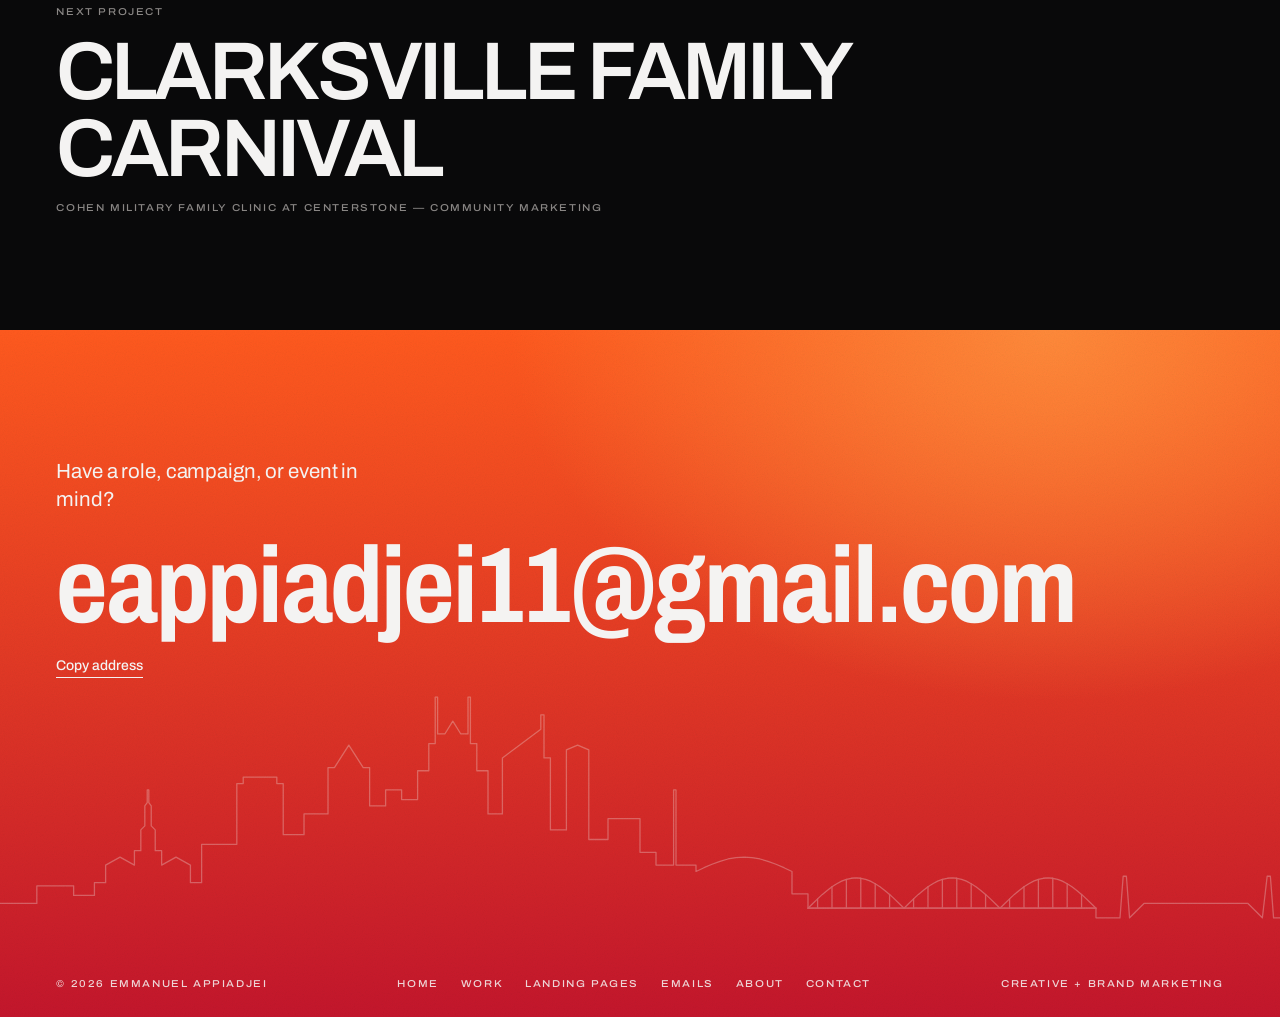
<file: hfma-annual.html>
<!doctype html>
<html lang="en">
<head>
  <meta charset="utf-8">
  <meta name="viewport" content="width=device-width, initial-scale=1">
  <title>HFMA Annual 2026 — Emmanuel Appiadjei</title>
  <meta name="description" content="Digital and email marketing for Revecore's HFMA Annual 2026 campaign — the outreach that led to a $1.5M partner reception outcome.">
  <meta name="theme-color" content="#070709">
  <link rel="icon" href="images/ea-mark.png" type="image/png">
  <meta property="og:type" content="article">
  <meta property="og:title" content="HFMA Annual 2026 — Emmanuel Appiadjei">
  <meta property="og:description" content="Integrated campaign for Revecore: email, digital, and an on-site partner reception.">
  <meta property="og:image" content="assets/images/work/hfma.webp">
  <link rel="preload" as="font" type="font/woff2" href="assets/fonts/archivo-latin.woff2" crossorigin>
  <link rel="stylesheet" href="assets/css/fonts.css">
  <link rel="stylesheet" href="assets/css/site.css">
  <script src="assets/js/site.js" defer></script>
</head>
<body data-page="work" data-case="hfma">
  <a class="skip-link" href="#main">Skip to content</a>
  <span class="progress" aria-hidden="true"></span>

  <!-- build:header -->
  <header class="site-header">
    <div class="site-header__bar">
      <a class="brand" href="index.html">emmanuel appiadjei</a>
      <nav class="nav" aria-label="Primary">
        <a class="nav__link" href="work.html" aria-current="page">Work</a>
        <a class="nav__link" href="landing-pages.html">Landing pages</a>
        <a class="nav__link" href="emails.html">Emails</a>
        <a class="nav__link" href="about.html">About</a>
        <a class="nav__link" href="contact.html">Contact</a>
      </nav>
      <button class="menu-toggle" type="button" aria-expanded="false" aria-controls="mobile-menu">
        <span class="menu-toggle__open">Menu</span><span class="menu-toggle__close">Close</span>
      </button>
    </div>
  </header>
  <!-- /build:header -->

  <!-- build:mobile-menu -->
  <div class="mobile-menu" id="mobile-menu">
    <a class="mobile-menu__link" href="index.html">Home</a>
    <a class="mobile-menu__link" href="work.html" aria-current="page">Work</a>
    <a class="mobile-menu__link" href="landing-pages.html">Landing pages</a>
    <a class="mobile-menu__link" href="emails.html">Emails</a>
    <a class="mobile-menu__link" href="about.html">About</a>
    <a class="mobile-menu__link" href="contact.html">Contact</a>
    <div class="mobile-menu__foot">
      <a class="label" href="mailto:eappiadjei11@gmail.com">eappiadjei11@gmail.com</a>
      <span class="label">United States</span>
    </div>
  </div>
  <!-- /build:mobile-menu -->

  <main id="main">
    <section class="case-hero">
      <div class="shell">
        <div class="section-head__meta">
          <span class="label">01 &mdash; Case study</span>
          <span class="label">Integrated marketing campaign</span>
        </div>
        <h1 class="case-hero__title" data-rise="0.8">
          <span class="line"><span>HFMA Annual</span></span>
          <span class="line"><span class="outline-type">2026</span></span>
        </h1>

        <div class="case-meta">
          <div><span class="label">Client</span><p>Revecore</p></div>
          <div><span class="label">Role</span><p>Digital &amp; email marketing</p></div>
          <div><span class="label">Category</span><p>Integrated campaign</p></div>
          <div><span class="label">Year</span><p>2026</p></div>
          <div><span class="label">Outcome</span><p>$1.5M new business</p></div>
        </div>
      </div>
    </section>

    <div class="shell">
      <div class="case-media-wrap case-media-wrap--cap">
        <figure class="case-media" style="margin:0" data-mask-media>
          <img src="assets/images/work/hfma.webp" alt="The Revecore team photographed together in their private suite at the HFMA Annual conference" width="800" height="600" fetchpriority="high" decoding="async">
        </figure>
        <div class="case-media__cap">
          <span class="label">The Revecore team on-site</span>
          <span class="label">HFMA Annual &mdash; 2026</span>
        </div>
      </div>
    </div>

    <section class="section" data-surface="graphite">
      <div class="shell case-body">
        <nav class="case-nav" aria-label="Case study sections">
          <a href="#results">Results</a>
          <a href="#overview">Overview</a>
          <a href="#role">My role</a>
          <a href="#execution">Execution</a>
          <a href="#deliverables">Deliverables</a>
          <a href="#related">Related</a>
        </nav>

        <div>
          <section class="case-section" id="results">
            <span class="label">Results</span>
            <h2>Strategy, then signal.</h2>
            <div class="results" style="margin-top:10px">
              <div class="result" data-reveal>
                <strong>$1.5M</strong>
                <span>New business closed from a partner reception built on this email campaign.</span>
              </div>
              <div class="result" data-reveal>
                <strong>62,809</strong>
                <span>LinkedIn impressions on the campaign (+11.8%), with 614 reactions and 2,627 page views.</span>
              </div>
              <div class="result" data-reveal>
                <strong>~15x</strong>
                <span>The team suite photo&rsquo;s engagement versus the account&rsquo;s usual post performance.</span>
              </div>
            </div>
          </section>

          <section class="case-section" id="overview">
            <span class="label">Overview</span>
            <h2>The campaign behind the deal.</h2>
            <p class="body-copy">Led the digital and email marketing push behind a major healthcare finance conference &mdash; building the campaign that drove awareness and turnout, then carrying that same marketing strategy through to a private suite and partner reception on-site.</p>
            <p class="body-copy">The email campaign I designed and deployed became the throughline connecting digital outreach to an in-person moment that closed $1.5M in new business.</p>
          </section>

          <section class="case-section" id="role">
            <span class="label">My role</span>
            <h2>Digital &amp; email marketing.</h2>
            <p class="body-copy">Email campaign strategy, digital execution, and creative direction for a major healthcare finance conference activation &mdash; from the first outreach send through to the experience the campaign was inviting people into.</p>
          </section>

          <section class="case-section" id="execution">
            <span class="label">Execution</span>
            <h2>Inbox to in-person.</h2>
            <div class="discipline-grid" style="margin-top:8px">
              <article class="discipline" data-reveal>
                <span class="discipline__no">01</span>
                <h3>Email build</h3>
                <p>Designed, built, and formatted the campaign end to end &mdash; copy layout, visual structure, and responsive formatting across email clients.</p>
              </article>
              <article class="discipline" data-reveal>
                <span class="discipline__no">02</span>
                <h3>Messaging strategy</h3>
                <p>Directed the campaign&rsquo;s messaging, connecting digital outreach directly to a $1.5M deal closed at the partner reception it promoted.</p>
              </article>
              <article class="discipline" data-reveal>
                <span class="discipline__no">03</span>
                <h3>Creative direction</h3>
                <p>Extended the campaign&rsquo;s creative direction into the private suite experience, keeping messaging consistent from inbox to in-person.</p>
              </article>
              <article class="discipline" data-reveal>
                <span class="discipline__no">04</span>
                <h3>Follow-through</h3>
                <p>Built contact lists, analysed post-campaign feedback, and managed follow-up outreach, extending the campaign&rsquo;s return past the event.</p>
              </article>
            </div>
          </section>

          <section class="case-section" id="deliverables">
            <span class="label">Deliverables</span>
            <h2>What shipped.</h2>
            <div class="deliverables">
              <div class="deliverable"><b>01</b><span>Responsive campaign email, designed and built</span></div>
              <div class="deliverable"><b>02</b><span>Segmented contact lists and send strategy</span></div>
              <div class="deliverable"><b>03</b><span>LinkedIn campaign content across the conference period</span></div>
              <div class="deliverable"><b>04</b><span>Creative direction for the private suite and partner reception</span></div>
              <div class="deliverable"><b>05</b><span>Post-campaign feedback analysis and follow-up outreach</span></div>
            </div>
          </section>

          <section class="case-section" id="related">
            <span class="label">Related</span>
            <h2>More Revecore work.</h2>
            <p class="body-copy">The same programme of event marketing produced a HubSpot outreach email and two event landing pages.</p>
            <div class="archive-item__actions">
              <a class="link-action" href="email-hfma-track.html" target="_blank" rel="noopener">HFMA Day at the Track email <span class="arrow" aria-hidden="true">&#8599;</span></a>
              <a class="link-action" href="landing-mahjong-social.html">Mahjong Social landing page <span class="arrow" aria-hidden="true">&#8599;</span></a>
              <a class="link-action" href="landing-executive-dinner.html">Executive Dinner landing page <span class="arrow" aria-hidden="true">&#8599;</span></a>
            </div>
          </section>
        </div>
      </div>
    </section>
  </main>

  <!-- build:next-project -->
  <a class="next-project" href="family-carnival-campaign.html">
    <span class="next-project__bg" aria-hidden="true">
      <img src="assets/images/work/carnival.webp" alt="" width="1200" height="800" loading="lazy" decoding="async">
    </span>
    <span class="shell next-project__inner">
      <span class="label">Next project</span>
      <span class="next-project__title">Clarksville Family Carnival</span>
      <span class="label" style="display:block;margin-top:14px">Cohen Military Family Clinic at Centerstone &mdash; Community Marketing</span>
    </span>
  </a>
  <!-- /build:next-project -->

  <!-- build:contact -->
  <section class="contact-block" id="contact">
    <img class="contact-block__sky" src="assets/images/home/nashville.svg" alt="" width="1600" height="324" loading="lazy" decoding="async">
    <div class="shell">
      <p class="contact-block__ask">Have a role, campaign, or event in mind?</p>
      <a class="contact-mail" href="mailto:eappiadjei11@gmail.com">eappiadjei11@gmail.com</a>
      <p class="contact-block__actions">
        <button class="contact-copy" type="button" data-copy="eappiadjei11@gmail.com">Copy address</button>
        <span class="contact-copy__status" aria-live="polite"></span>
      </p>
    </div>

    <footer class="site-foot">
      <div class="shell site-foot__row">
        <span class="label">&copy; <span data-year>2026</span> Emmanuel Appiadjei</span>
        <div class="site-foot__links">
          <a class="label" href="index.html">Home</a>
          <a class="label" href="work.html">Work</a>
          <a class="label" href="landing-pages.html">Landing pages</a>
          <a class="label" href="emails.html">Emails</a>
          <a class="label" href="about.html">About</a>
          <a class="label" href="contact.html">Contact</a>
        </div>
        <span class="label">Creative + Brand Marketing</span>
      </div>
    </footer>
  </section>
  <!-- /build:contact -->
</body>
</html>
</file>
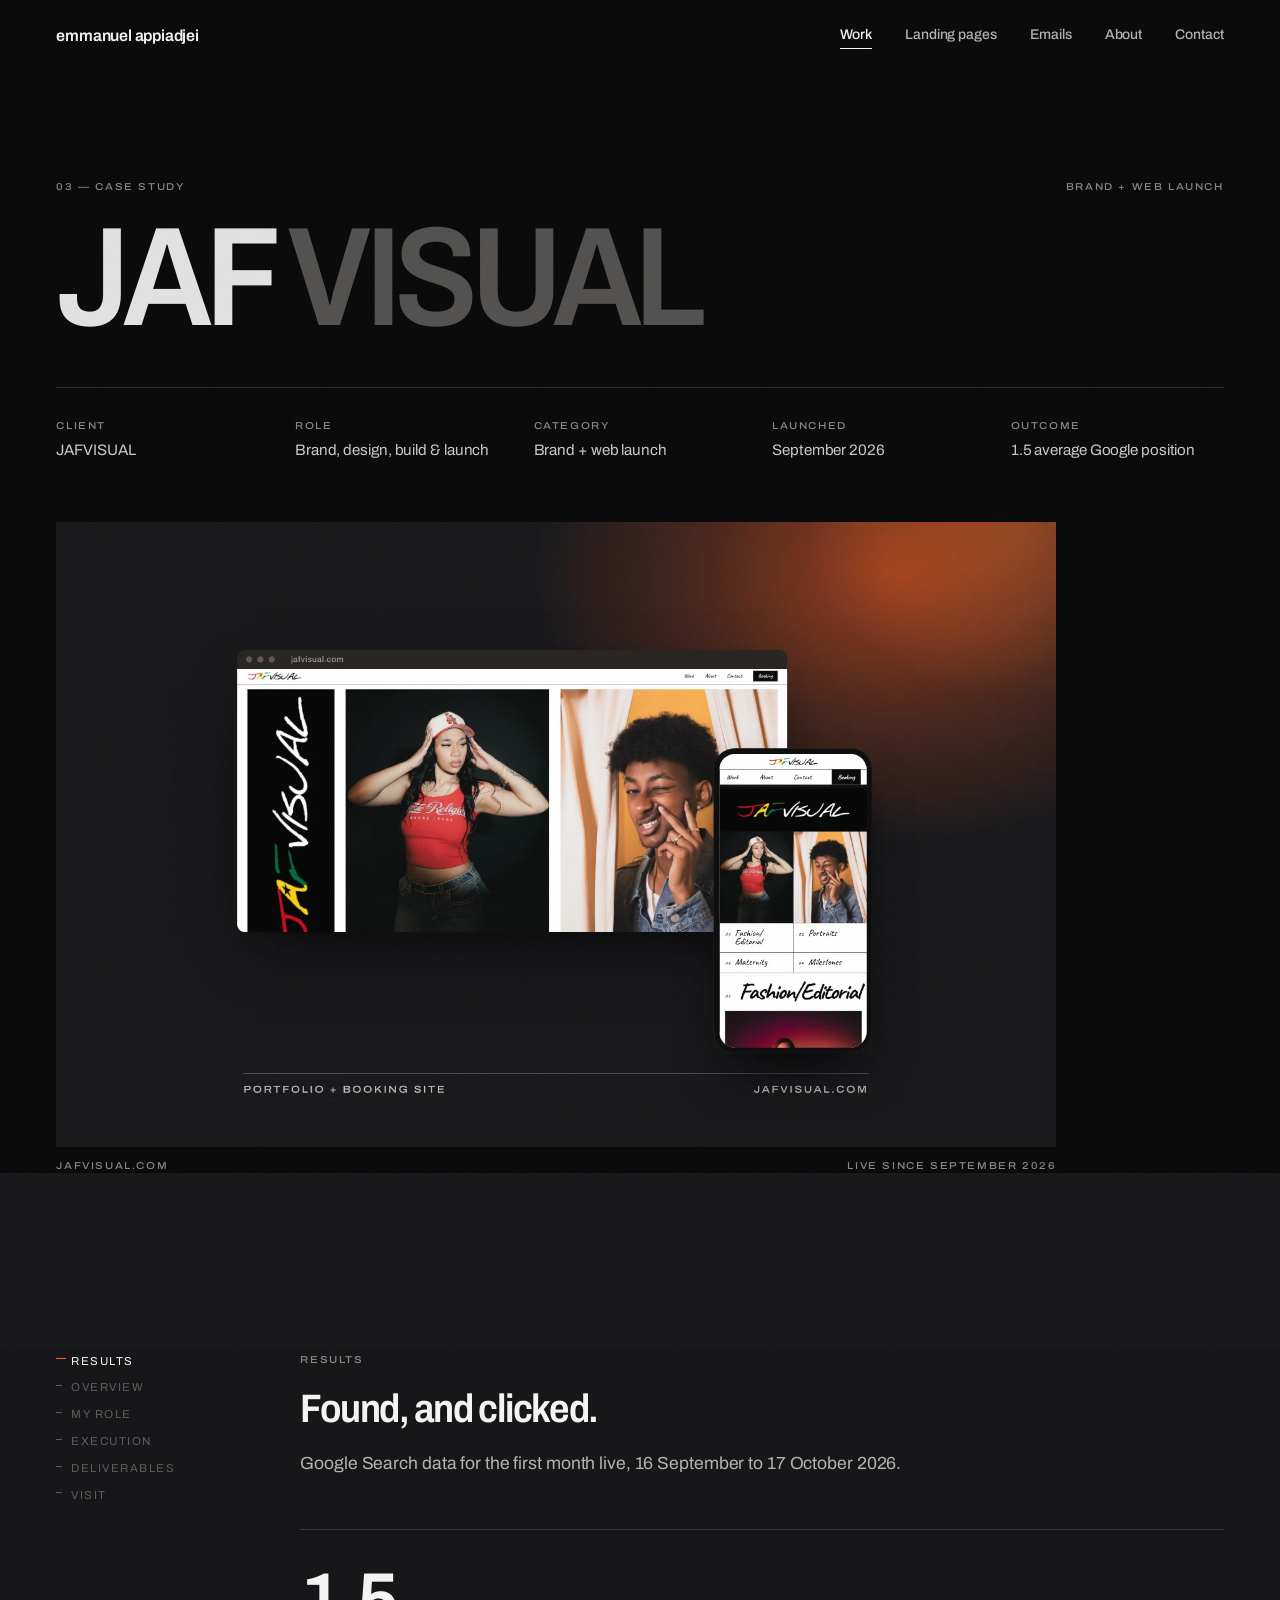
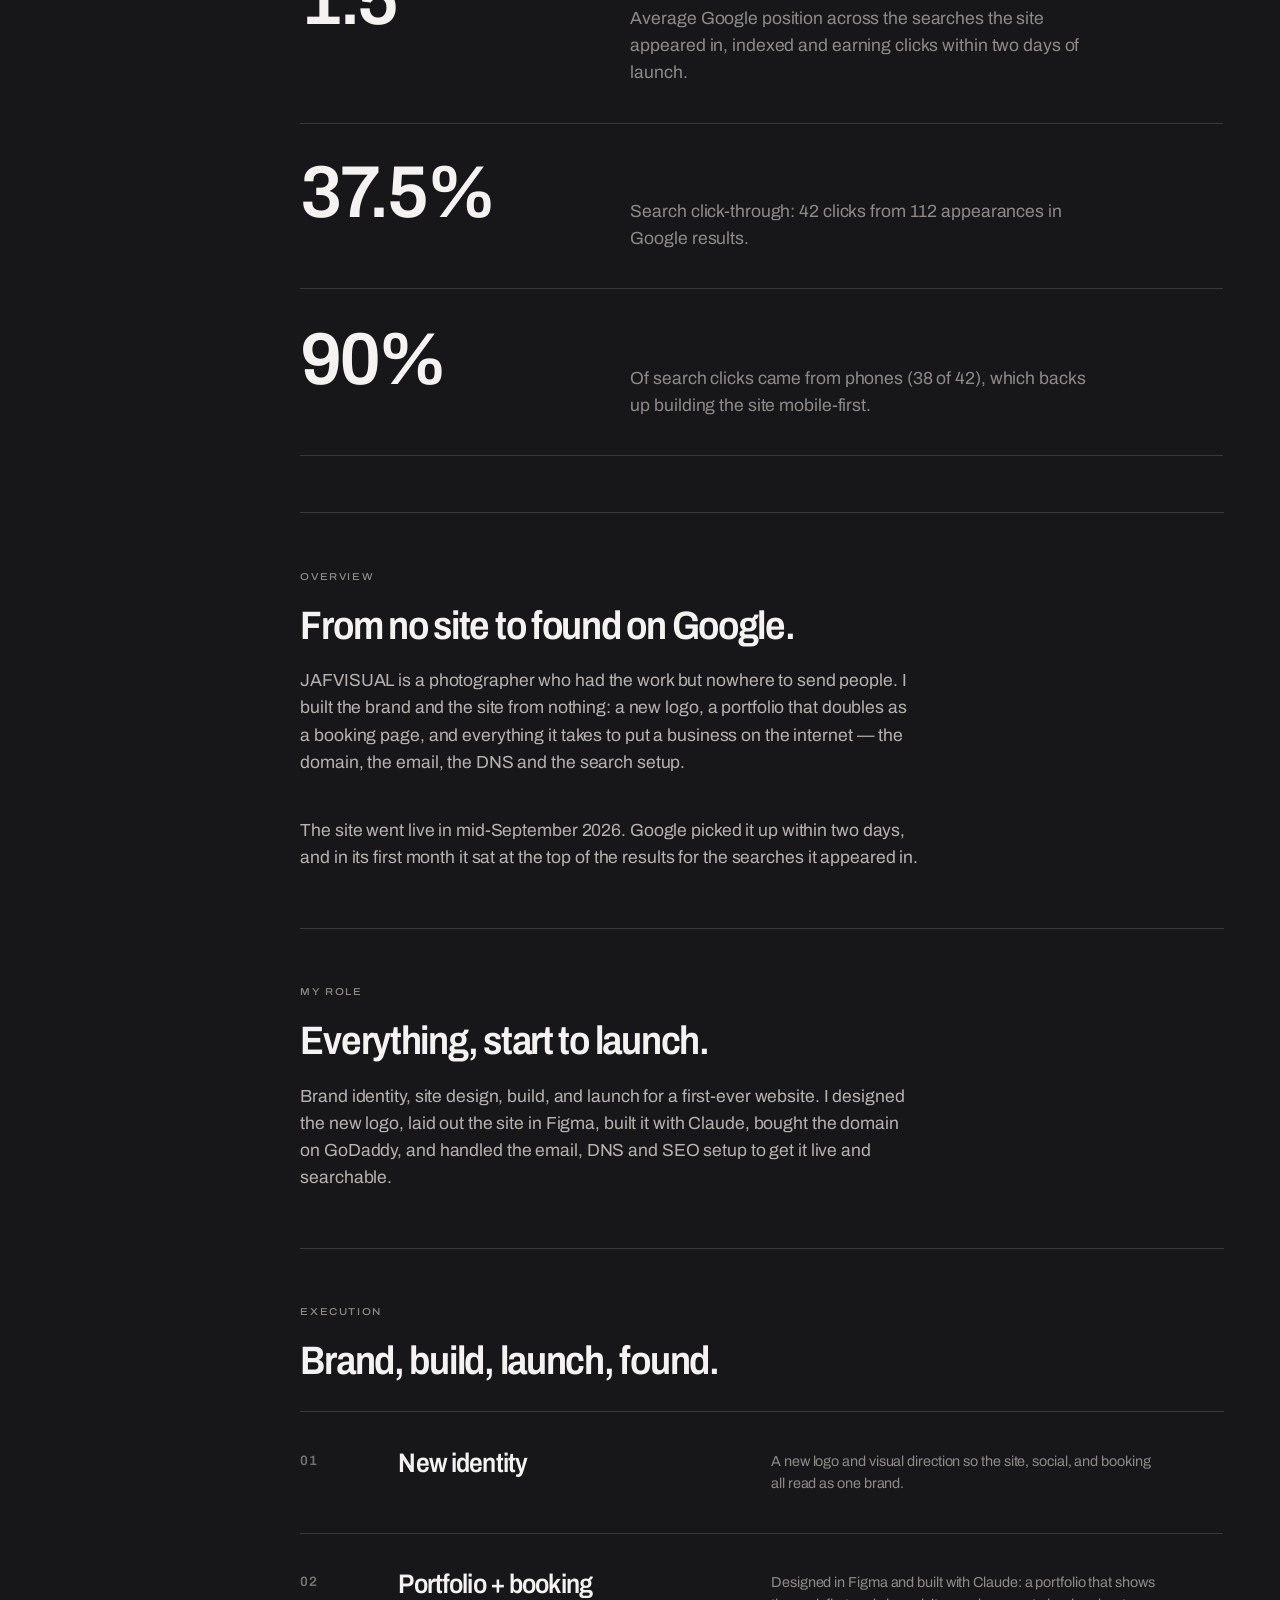
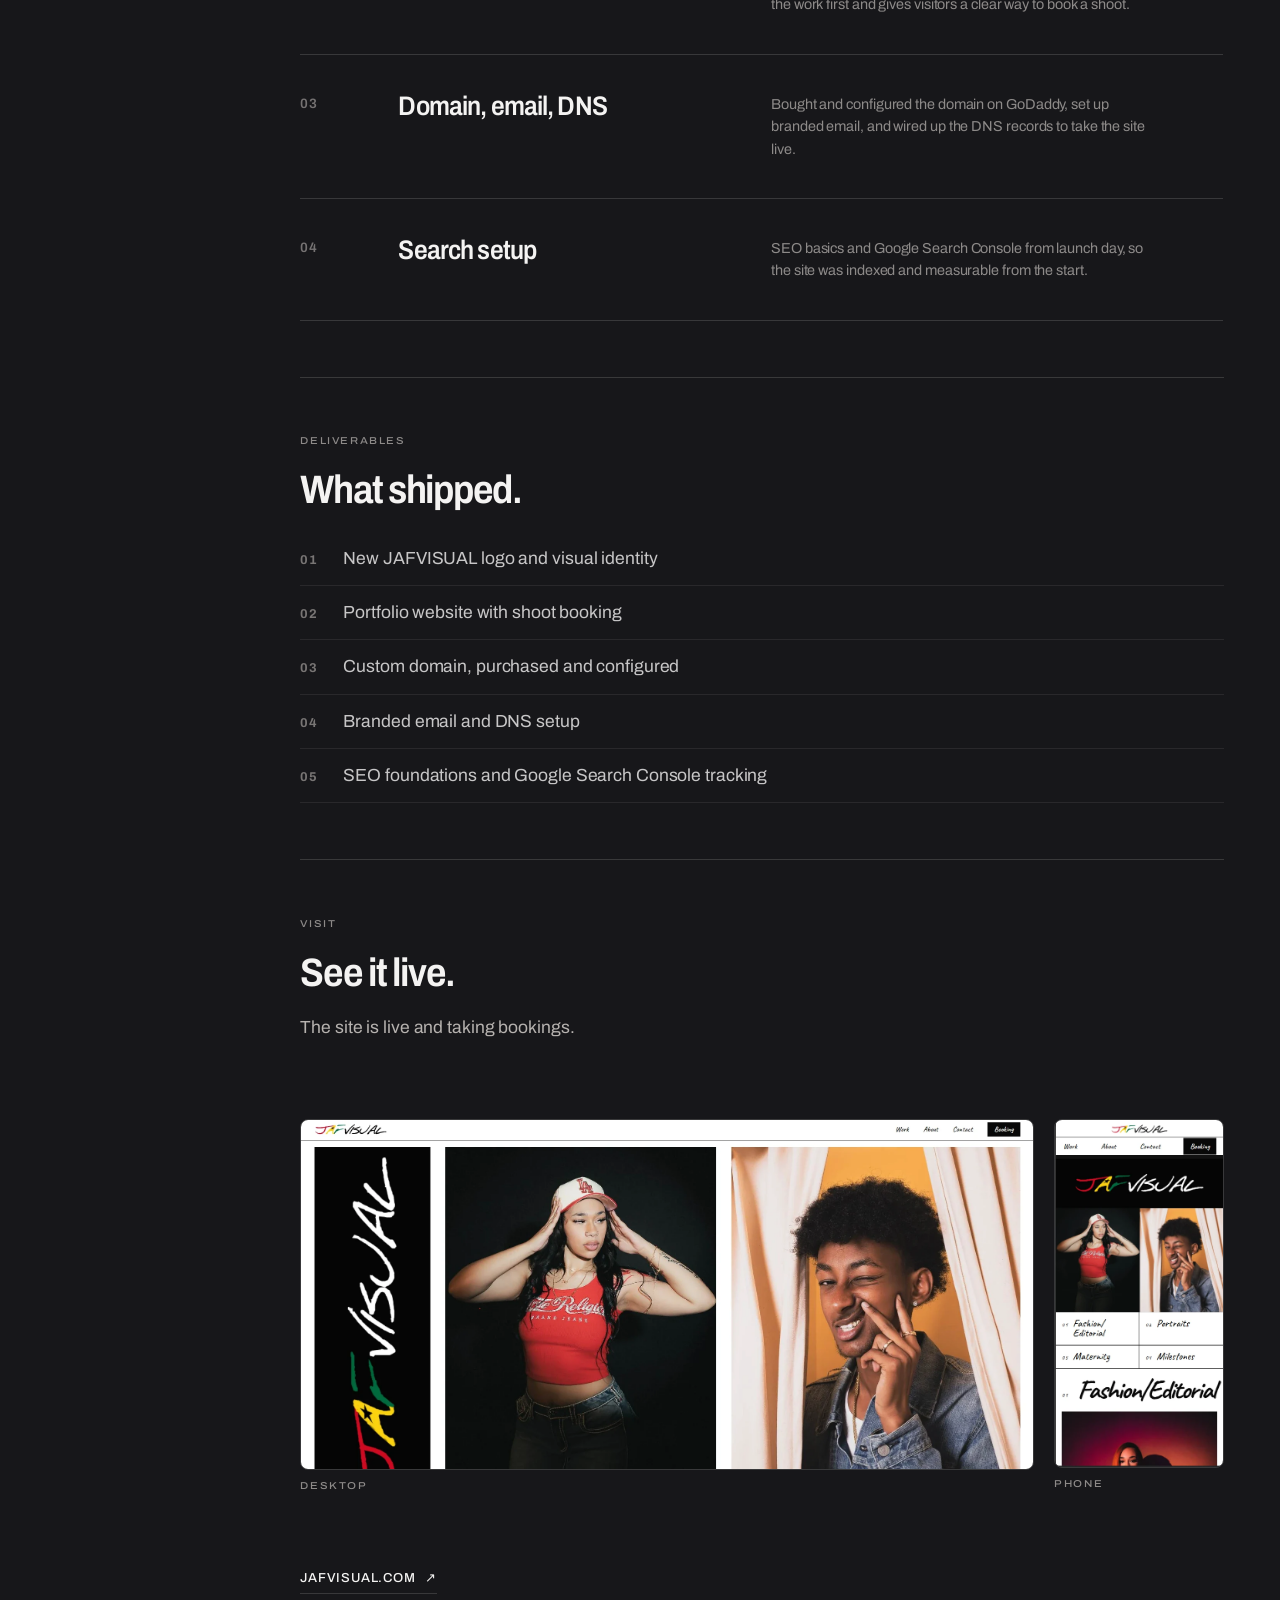
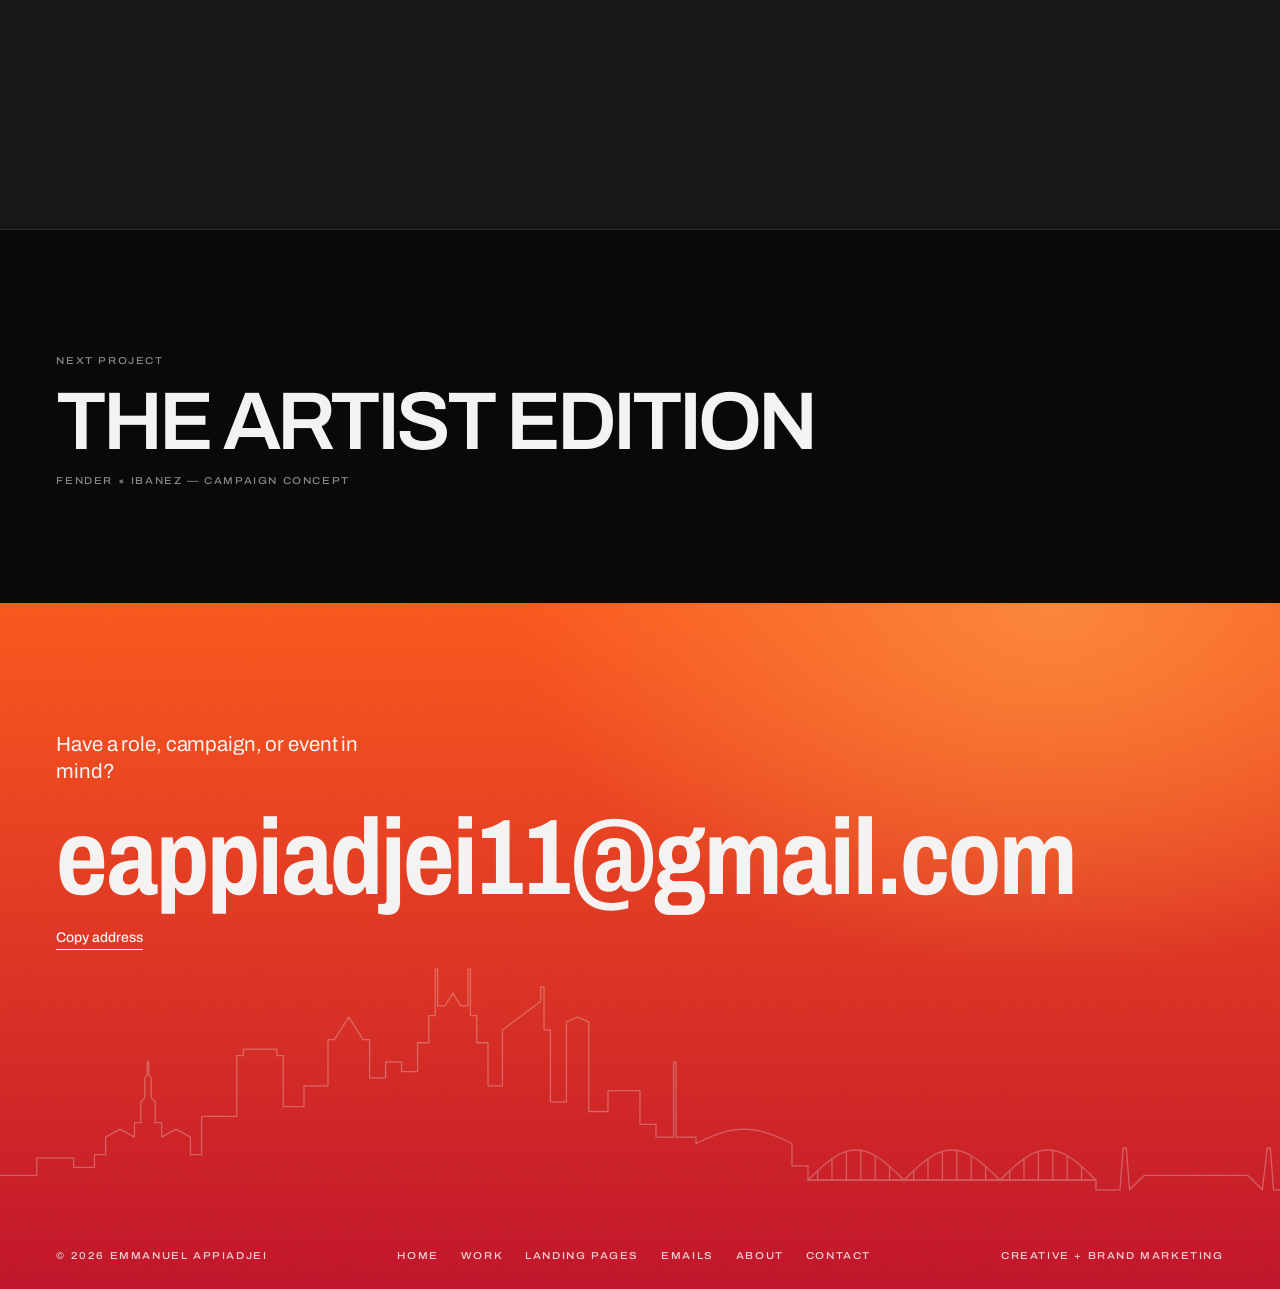
<file: jafvisual.html>
<!doctype html>
<html lang="en">
<head>
  <meta charset="utf-8">
  <meta name="viewport" content="width=device-width, initial-scale=1">
  <title>JAFVISUAL — Emmanuel Appiadjei</title>
  <meta name="description" content="A first website for photographer JAFVISUAL: new logo, site design and build, domain, email, and launch, ranking at an average Google position of 1.5 in its first month.">
  <meta name="theme-color" content="#070709">
  <link rel="icon" href="images/ea-mark.png" type="image/png">
  <meta property="og:type" content="article">
  <meta property="og:title" content="JAFVISUAL — Emmanuel Appiadjei">
  <meta property="og:description" content="A photographer's first website, from new logo to launch: portfolio, shoot booking, domain, email, and search setup.">
  <meta property="og:image" content="assets/images/work/jafvisual.webp">
  <link rel="preload" as="font" type="font/woff2" href="assets/fonts/archivo-latin.woff2" crossorigin>
  <link rel="stylesheet" href="assets/css/fonts.css">
  <link rel="stylesheet" href="assets/css/site.css">
  <script src="assets/js/site.js" defer></script>
</head>
<body data-page="work" data-case="jafvisual">
  <a class="skip-link" href="#main">Skip to content</a>
  <span class="progress" aria-hidden="true"></span>

  <!-- build:header -->
  <header class="site-header">
    <div class="site-header__bar">
      <a class="brand" href="index.html">emmanuel appiadjei</a>
      <nav class="nav" aria-label="Primary">
        <a class="nav__link" href="work.html" aria-current="page">Work</a>
        <a class="nav__link" href="landing-pages.html">Landing pages</a>
        <a class="nav__link" href="emails.html">Emails</a>
        <a class="nav__link" href="about.html">About</a>
        <a class="nav__link" href="contact.html">Contact</a>
      </nav>
      <button class="menu-toggle" type="button" aria-expanded="false" aria-controls="mobile-menu">
        <span class="menu-toggle__open">Menu</span><span class="menu-toggle__close">Close</span>
      </button>
    </div>
  </header>
  <!-- /build:header -->

  <!-- build:mobile-menu -->
  <div class="mobile-menu" id="mobile-menu">
    <a class="mobile-menu__link" href="index.html">Home</a>
    <a class="mobile-menu__link" href="work.html" aria-current="page">Work</a>
    <a class="mobile-menu__link" href="landing-pages.html">Landing pages</a>
    <a class="mobile-menu__link" href="emails.html">Emails</a>
    <a class="mobile-menu__link" href="about.html">About</a>
    <a class="mobile-menu__link" href="contact.html">Contact</a>
    <div class="mobile-menu__foot">
      <a class="label" href="mailto:eappiadjei11@gmail.com">eappiadjei11@gmail.com</a>
      <span class="label">United States</span>
    </div>
  </div>
  <!-- /build:mobile-menu -->

  <main id="main">
    <section class="case-hero">
      <div class="shell">
        <div class="section-head__meta">
          <span class="label">03 &mdash; Case study</span>
          <span class="label">Brand + web launch</span>
        </div>
        <h1 class="case-hero__title" data-rise="0.8">
          <span class="line"><span>JAF</span></span>
          <span class="line"><span class="outline-type">VISUAL</span></span>
        </h1>

        <div class="case-meta">
          <div><span class="label">Client</span><p>JAFVISUAL</p></div>
          <div><span class="label">Role</span><p>Brand, design, build &amp; launch</p></div>
          <div><span class="label">Category</span><p>Brand + web launch</p></div>
          <div><span class="label">Launched</span><p>September 2026</p></div>
          <div><span class="label">Outcome</span><p>1.5 average Google position</p></div>
        </div>
      </div>
    </section>

    <div class="shell">
      <div class="case-media-wrap case-media-wrap--cap">
        <figure class="case-media" style="margin:0" data-mask-media>
          <img src="assets/images/work/jafvisual.webp" alt="The JAFVISUAL site on desktop and phone: the hand-lettered logo beside fashion and portrait photography." width="1600" height="1000" fetchpriority="high" decoding="async">
        </figure>
        <div class="case-media__cap">
          <span class="label">jafvisual.com</span>
          <span class="label">Live since September 2026</span>
        </div>
      </div>
    </div>

    <section class="section" data-surface="graphite">
      <div class="shell case-body">
        <nav class="case-nav" aria-label="Case study sections">
          <a href="#results">Results</a>
          <a href="#overview">Overview</a>
          <a href="#role">My role</a>
          <a href="#execution">Execution</a>
          <a href="#deliverables">Deliverables</a>
          <a href="#visit">Visit</a>
        </nav>

        <div>
          <section class="case-section" id="results">
            <span class="label">Results</span>
            <h2>Found, and clicked.</h2>
            <p class="body-copy">Google Search data for the first month live, 16 September to 17 October 2026.</p>
            <div class="results" style="margin-top:10px">
              <div class="result" data-reveal>
                <strong>1.5</strong>
                <span>Average Google position across the searches the site appeared in, indexed and earning clicks within two days of launch.</span>
              </div>
              <div class="result" data-reveal>
                <strong>37.5%</strong>
                <span>Search click-through: 42 clicks from 112 appearances in Google results.</span>
              </div>
              <div class="result" data-reveal>
                <strong>90%</strong>
                <span>Of search clicks came from phones (38 of 42), which backs up building the site mobile-first.</span>
              </div>
            </div>
          </section>

          <section class="case-section" id="overview">
            <span class="label">Overview</span>
            <h2>From no site to found on Google.</h2>
            <p class="body-copy">JAFVISUAL is a photographer who had the work but nowhere to send people. I built the brand and the site from nothing: a new logo, a portfolio that doubles as a booking page, and everything it takes to put a business on the internet &mdash; the domain, the email, the DNS and the search setup.</p>
            <p class="body-copy">The site went live in mid-September 2026. Google picked it up within two days, and in its first month it sat at the top of the results for the searches it appeared in.</p>
          </section>

          <section class="case-section" id="role">
            <span class="label">My role</span>
            <h2>Everything, start to launch.</h2>
            <p class="body-copy">Brand identity, site design, build, and launch for a first-ever website. I designed the new logo, laid out the site in Figma, built it with Claude, bought the domain on GoDaddy, and handled the email, DNS and SEO setup to get it live and searchable.</p>
          </section>

          <section class="case-section" id="execution">
            <span class="label">Execution</span>
            <h2>Brand, build, launch, found.</h2>
            <div class="discipline-grid" style="margin-top:8px">
              <article class="discipline" data-reveal>
                <span class="discipline__no">01</span>
                <h3>New identity</h3>
                <p>A new logo and visual direction so the site, social, and booking all read as one brand.</p>
              </article>
              <article class="discipline" data-reveal>
                <span class="discipline__no">02</span>
                <h3>Portfolio + booking</h3>
                <p>Designed in Figma and built with Claude: a portfolio that shows the work first and gives visitors a clear way to book a shoot.</p>
              </article>
              <article class="discipline" data-reveal>
                <span class="discipline__no">03</span>
                <h3>Domain, email, DNS</h3>
                <p>Bought and configured the domain on GoDaddy, set up branded email, and wired up the DNS records to take the site live.</p>
              </article>
              <article class="discipline" data-reveal>
                <span class="discipline__no">04</span>
                <h3>Search setup</h3>
                <p>SEO basics and Google Search Console from launch day, so the site was indexed and measurable from the start.</p>
              </article>
            </div>
          </section>

          <section class="case-section" id="deliverables">
            <span class="label">Deliverables</span>
            <h2>What shipped.</h2>
            <div class="deliverables">
              <div class="deliverable"><b>01</b><span>New JAFVISUAL logo and visual identity</span></div>
              <div class="deliverable"><b>02</b><span>Portfolio website with shoot booking</span></div>
              <div class="deliverable"><b>03</b><span>Custom domain, purchased and configured</span></div>
              <div class="deliverable"><b>04</b><span>Branded email and DNS setup</span></div>
              <div class="deliverable"><b>05</b><span>SEO foundations and Google Search Console tracking</span></div>
            </div>
          </section>

          <section class="case-section" id="visit">
            <span class="label">Visit</span>
            <h2>See it live.</h2>
            <p class="body-copy">The site is live and taking bookings.</p>
            <div class="case-screens">
              <figure>
                <img src="assets/images/work/jafvisual-desktop.webp" alt="The JAFVISUAL homepage on desktop: the vertical hand-lettered logo beside a fashion portrait and a studio portrait, with Work, About, Contact and Booking in the header." width="1897" height="907" loading="lazy" decoding="async">
                <figcaption class="label">Desktop</figcaption>
              </figure>
              <figure>
                <img src="assets/images/work/jafvisual-mobile.webp" alt="The JAFVISUAL homepage on a phone: the logo, two portraits, and the four shoot categories, Fashion/Editorial, Portraits, Maternity and Milestones." width="402" height="833" loading="lazy" decoding="async">
                <figcaption class="label">Phone</figcaption>
              </figure>
            </div>
            <div class="archive-item__actions">
              <a class="link-action" href="https://jafvisual.com/" target="_blank" rel="noopener">jafvisual.com <span class="arrow" aria-hidden="true">&#8599;</span></a>
            </div>
          </section>
        </div>
      </div>
    </section>
  </main>

  <!-- build:next-project -->
  <a class="next-project" href="artist-edition-campaign.html">
    <span class="next-project__bg" aria-hidden="true">
      <img src="assets/images/work/artist-edition.webp" alt="" width="1800" height="1012" loading="lazy" decoding="async">
    </span>
    <span class="shell next-project__inner">
      <span class="label">Next project</span>
      <span class="next-project__title">The Artist Edition</span>
      <span class="label" style="display:block;margin-top:14px">Fender × Ibanez &mdash; Campaign Concept</span>
    </span>
  </a>
  <!-- /build:next-project -->

  <!-- build:contact -->
  <section class="contact-block" id="contact">
    <img class="contact-block__sky" src="assets/images/home/nashville.svg" alt="" width="1600" height="324" loading="lazy" decoding="async">
    <div class="shell">
      <p class="contact-block__ask">Have a role, campaign, or event in mind?</p>
      <a class="contact-mail" href="mailto:eappiadjei11@gmail.com">eappiadjei11@gmail.com</a>
      <p class="contact-block__actions">
        <button class="contact-copy" type="button" data-copy="eappiadjei11@gmail.com">Copy address</button>
        <span class="contact-copy__status" aria-live="polite"></span>
      </p>
    </div>

    <footer class="site-foot">
      <div class="shell site-foot__row">
        <span class="label">&copy; <span data-year>2026</span> Emmanuel Appiadjei</span>
        <div class="site-foot__links">
          <a class="label" href="index.html">Home</a>
          <a class="label" href="work.html">Work</a>
          <a class="label" href="landing-pages.html">Landing pages</a>
          <a class="label" href="emails.html">Emails</a>
          <a class="label" href="about.html">About</a>
          <a class="label" href="contact.html">Contact</a>
        </div>
        <span class="label">Creative + Brand Marketing</span>
      </div>
    </footer>
  </section>
  <!-- /build:contact -->
</body>
</html>
</file>
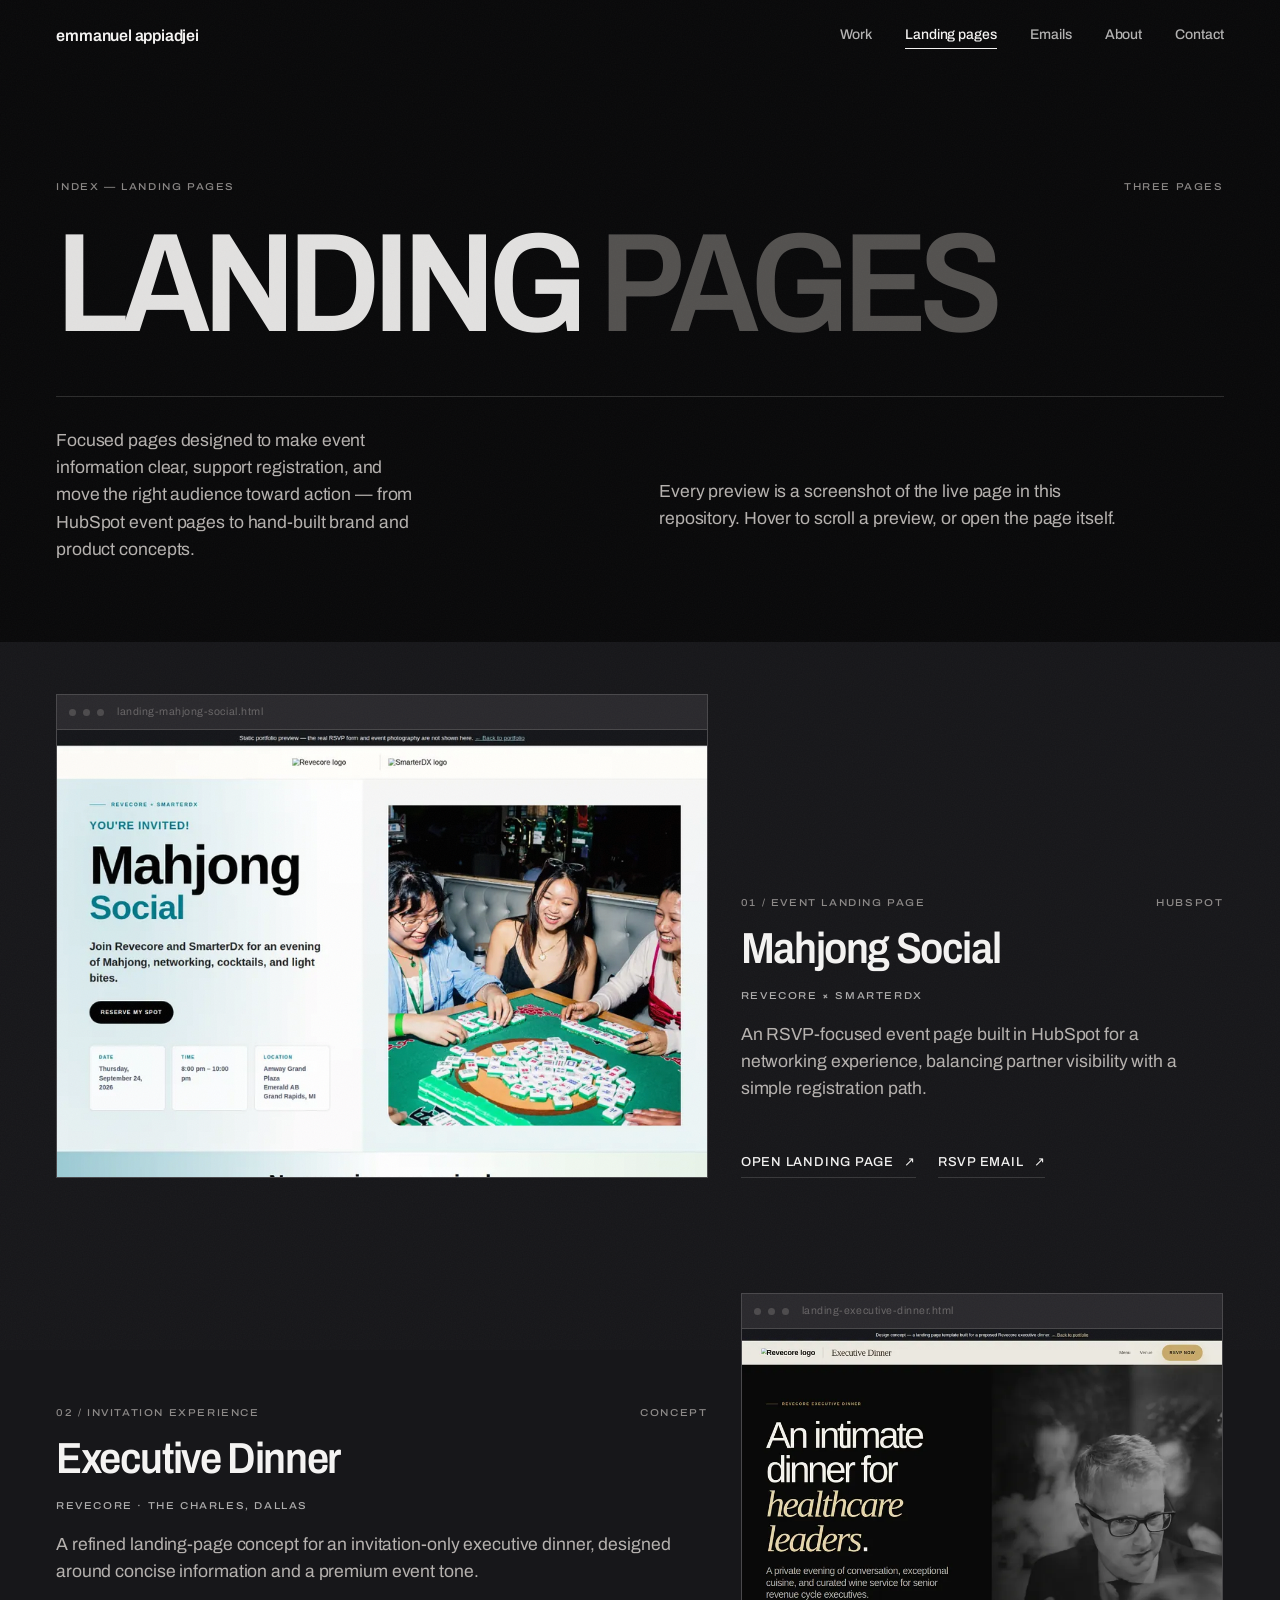
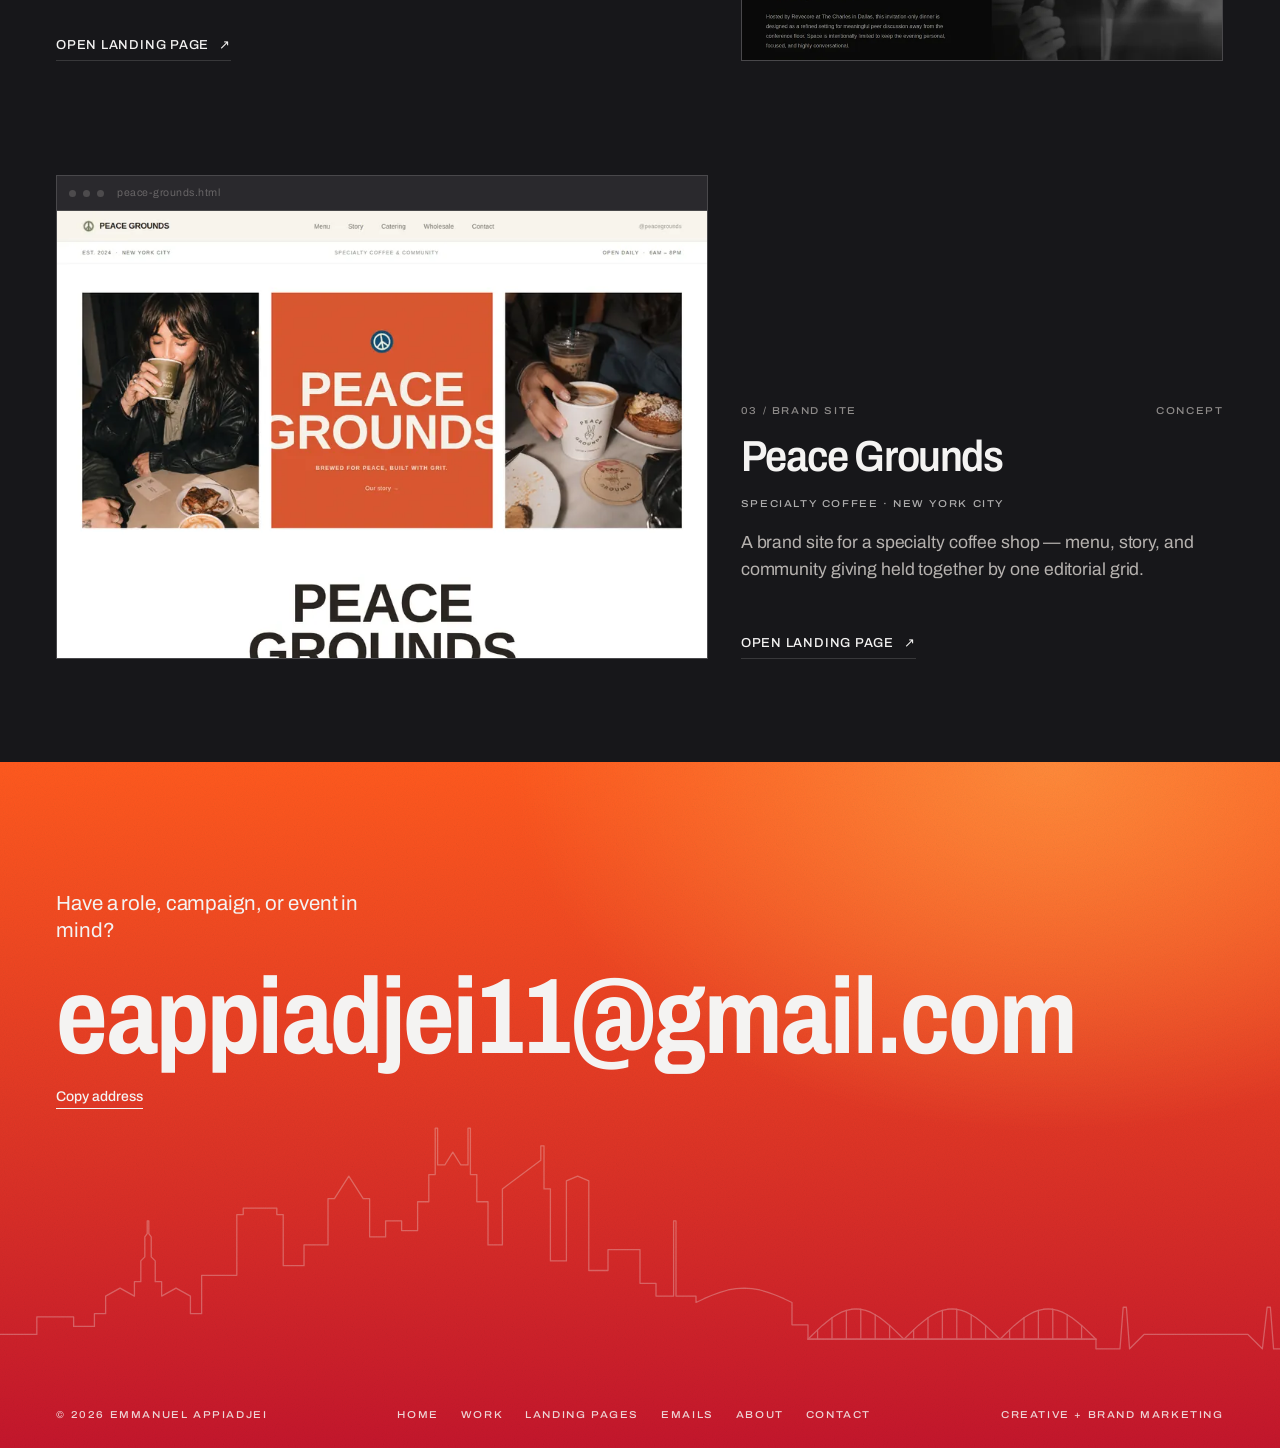
<file: landing-pages.html>
<!doctype html>
<html lang="en">
<head>
  <meta charset="utf-8">
  <meta name="viewport" content="width=device-width, initial-scale=1">
  <title>Landing Pages — Emmanuel Appiadjei</title>
  <meta name="description" content="A curated archive of event, invitation, and brand landing pages built in HubSpot and hand-coded HTML.">
  <meta name="theme-color" content="#070709">
  <link rel="icon" href="images/ea-mark.png" type="image/png">
  <meta property="og:type" content="website">
  <meta property="og:title" content="Landing Pages — Emmanuel Appiadjei">
  <meta property="og:description" content="A curated archive of event, invitation, and brand landing pages built in HubSpot and hand-coded HTML.">
  <meta property="og:image" content="assets/images/og-home.jpg">
  <link rel="preload" as="font" type="font/woff2" href="assets/fonts/archivo-latin.woff2" crossorigin>
  <link rel="stylesheet" href="assets/css/fonts.css">
  <link rel="stylesheet" href="assets/css/site.css">
  <script src="assets/js/site.js" defer></script>
</head>
<body data-page="landing">
  <a class="skip-link" href="#main">Skip to content</a>
  <span class="progress" aria-hidden="true"></span>

  <!-- build:header -->
  <header class="site-header">
    <div class="site-header__bar">
      <a class="brand" href="index.html">emmanuel appiadjei</a>
      <nav class="nav" aria-label="Primary">
        <a class="nav__link" href="work.html">Work</a>
        <a class="nav__link" href="landing-pages.html" aria-current="page">Landing pages</a>
        <a class="nav__link" href="emails.html">Emails</a>
        <a class="nav__link" href="about.html">About</a>
        <a class="nav__link" href="contact.html">Contact</a>
      </nav>
      <button class="menu-toggle" type="button" aria-expanded="false" aria-controls="mobile-menu">
        <span class="menu-toggle__open">Menu</span><span class="menu-toggle__close">Close</span>
      </button>
    </div>
  </header>
  <!-- /build:header -->

  <!-- build:mobile-menu -->
  <div class="mobile-menu" id="mobile-menu">
    <a class="mobile-menu__link" href="index.html">Home</a>
    <a class="mobile-menu__link" href="work.html">Work</a>
    <a class="mobile-menu__link" href="landing-pages.html" aria-current="page">Landing pages</a>
    <a class="mobile-menu__link" href="emails.html">Emails</a>
    <a class="mobile-menu__link" href="about.html">About</a>
    <a class="mobile-menu__link" href="contact.html">Contact</a>
    <div class="mobile-menu__foot">
      <a class="label" href="mailto:eappiadjei11@gmail.com">eappiadjei11@gmail.com</a>
      <span class="label">United States</span>
    </div>
  </div>
  <!-- /build:mobile-menu -->

  <main id="main">
    <section class="case-hero">
      <div class="shell">
        <div class="section-head__meta">
          <span class="label">Index &mdash; Landing pages</span>
          <span class="label">Three pages</span>
        </div>
        <h1 class="case-hero__title" data-rise="0.8" style="margin-top:clamp(18px,2.4vw,30px)">
          <span class="line"><span>Landing</span></span>
          <span class="line"><span class="outline-type">pages</span></span>
        </h1>
        <div class="statement__foot" style="margin-top:clamp(30px,4vw,56px)">
          <p class="body-copy" data-reveal>Focused pages designed to make event information clear, support registration, and move the right audience toward action &mdash; from HubSpot event pages to hand-built brand and product concepts.</p>
          <p class="body-copy" data-reveal data-delay="1">Every preview is a screenshot of the live page in this repository. Hover to scroll a preview, or open the page itself.</p>
        </div>
      </div>
    </section>

    <section class="section section--tight" style="padding-top:clamp(30px,4vw,56px)" data-surface="graphite">
      <div class="shell">
        <!-- build:landing-archive -->
    <div class="archive">
      <article class="archive-item" data-reveal>
        <div class="archive-item__frame">
          <div class="archive-item__chrome" aria-hidden="true"><i></i><i></i><i></i><em>landing-mahjong-social.html</em></div>
          <a class="archive-item__shot" href="landing-mahjong-social.html" aria-label="Open the Mahjong Social landing page">
            <img src="assets/images/landing/mahjong-social.webp" alt="Full-page view of the Mahjong Social event landing page." width="880" height="2103" loading="lazy" decoding="async">
          </a>
        </div>
        <div class="archive-item__body">
          <div class="section-head__meta" style="border:0">
            <span class="label">01 / Event landing page</span>
            <span class="label">HubSpot</span>
          </div>
          <h3 class="archive-item__title">Mahjong Social</h3>
          <span class="label archive-item__client">Revecore × SmarterDX</span>
          <p class="body-copy">An RSVP-focused event page built in HubSpot for a networking experience, balancing partner visibility with a simple registration path.</p>
          <div class="archive-item__actions">
            <a class="link-action" href="landing-mahjong-social.html">Open landing page <span class="arrow" aria-hidden="true">&#8599;</span></a>
          <a class="link-action" href="mahjong-email-preview.html">RSVP email <span class="arrow" aria-hidden="true">&#8599;</span></a>
          </div>
        </div>
      </article>
      <article class="archive-item archive-item--flip" data-reveal>
        <div class="archive-item__frame">
          <div class="archive-item__chrome" aria-hidden="true"><i></i><i></i><i></i><em>landing-executive-dinner.html</em></div>
          <a class="archive-item__shot" href="landing-executive-dinner.html" aria-label="Open the Executive Dinner landing page">
            <img src="assets/images/landing/executive-dinner.webp" alt="Full-page view of the Revecore Executive Dinner landing page." width="880" height="3400" loading="lazy" decoding="async">
          </a>
        </div>
        <div class="archive-item__body">
          <div class="section-head__meta" style="border:0">
            <span class="label">02 / Invitation experience</span>
            <span class="label">Concept</span>
          </div>
          <h3 class="archive-item__title">Executive Dinner</h3>
          <span class="label archive-item__client">Revecore · The Charles, Dallas</span>
          <p class="body-copy">A refined landing-page concept for an invitation-only executive dinner, designed around concise information and a premium event tone.</p>
          <div class="archive-item__actions">
            <a class="link-action" href="landing-executive-dinner.html">Open landing page <span class="arrow" aria-hidden="true">&#8599;</span></a>
          </div>
        </div>
      </article>
      <article class="archive-item" data-reveal>
        <div class="archive-item__frame">
          <div class="archive-item__chrome" aria-hidden="true"><i></i><i></i><i></i><em>peace-grounds.html</em></div>
          <a class="archive-item__shot" href="peace-grounds.html" aria-label="Open the Peace Grounds landing page">
            <img src="assets/images/landing/peace-grounds.webp" alt="Full-page view of the Peace Grounds coffee brand site." width="880" height="3199" loading="lazy" decoding="async">
          </a>
        </div>
        <div class="archive-item__body">
          <div class="section-head__meta" style="border:0">
            <span class="label">03 / Brand site</span>
            <span class="label">Concept</span>
          </div>
          <h3 class="archive-item__title">Peace Grounds</h3>
          <span class="label archive-item__client">Specialty coffee · New York City</span>
          <p class="body-copy">A brand site for a specialty coffee shop — menu, story, and community giving held together by one editorial grid.</p>
          <div class="archive-item__actions">
            <a class="link-action" href="peace-grounds.html">Open landing page <span class="arrow" aria-hidden="true">&#8599;</span></a>
          </div>
        </div>
      </article>
    </div>
        <!-- /build:landing-archive -->
      </div>
    </section>
  </main>

  <!-- build:contact -->
  <section class="contact-block" id="contact">
    <img class="contact-block__sky" src="assets/images/home/nashville.svg" alt="" width="1600" height="324" loading="lazy" decoding="async">
    <div class="shell">
      <p class="contact-block__ask">Have a role, campaign, or event in mind?</p>
      <a class="contact-mail" href="mailto:eappiadjei11@gmail.com">eappiadjei11@gmail.com</a>
      <p class="contact-block__actions">
        <button class="contact-copy" type="button" data-copy="eappiadjei11@gmail.com">Copy address</button>
        <span class="contact-copy__status" aria-live="polite"></span>
      </p>
    </div>

    <footer class="site-foot">
      <div class="shell site-foot__row">
        <span class="label">&copy; <span data-year>2026</span> Emmanuel Appiadjei</span>
        <div class="site-foot__links">
          <a class="label" href="index.html">Home</a>
          <a class="label" href="work.html">Work</a>
          <a class="label" href="landing-pages.html">Landing pages</a>
          <a class="label" href="emails.html">Emails</a>
          <a class="label" href="about.html">About</a>
          <a class="label" href="contact.html">Contact</a>
        </div>
        <span class="label">Creative + Brand Marketing</span>
      </div>
    </footer>
  </section>
  <!-- /build:contact -->
</body>
</html>
</file>
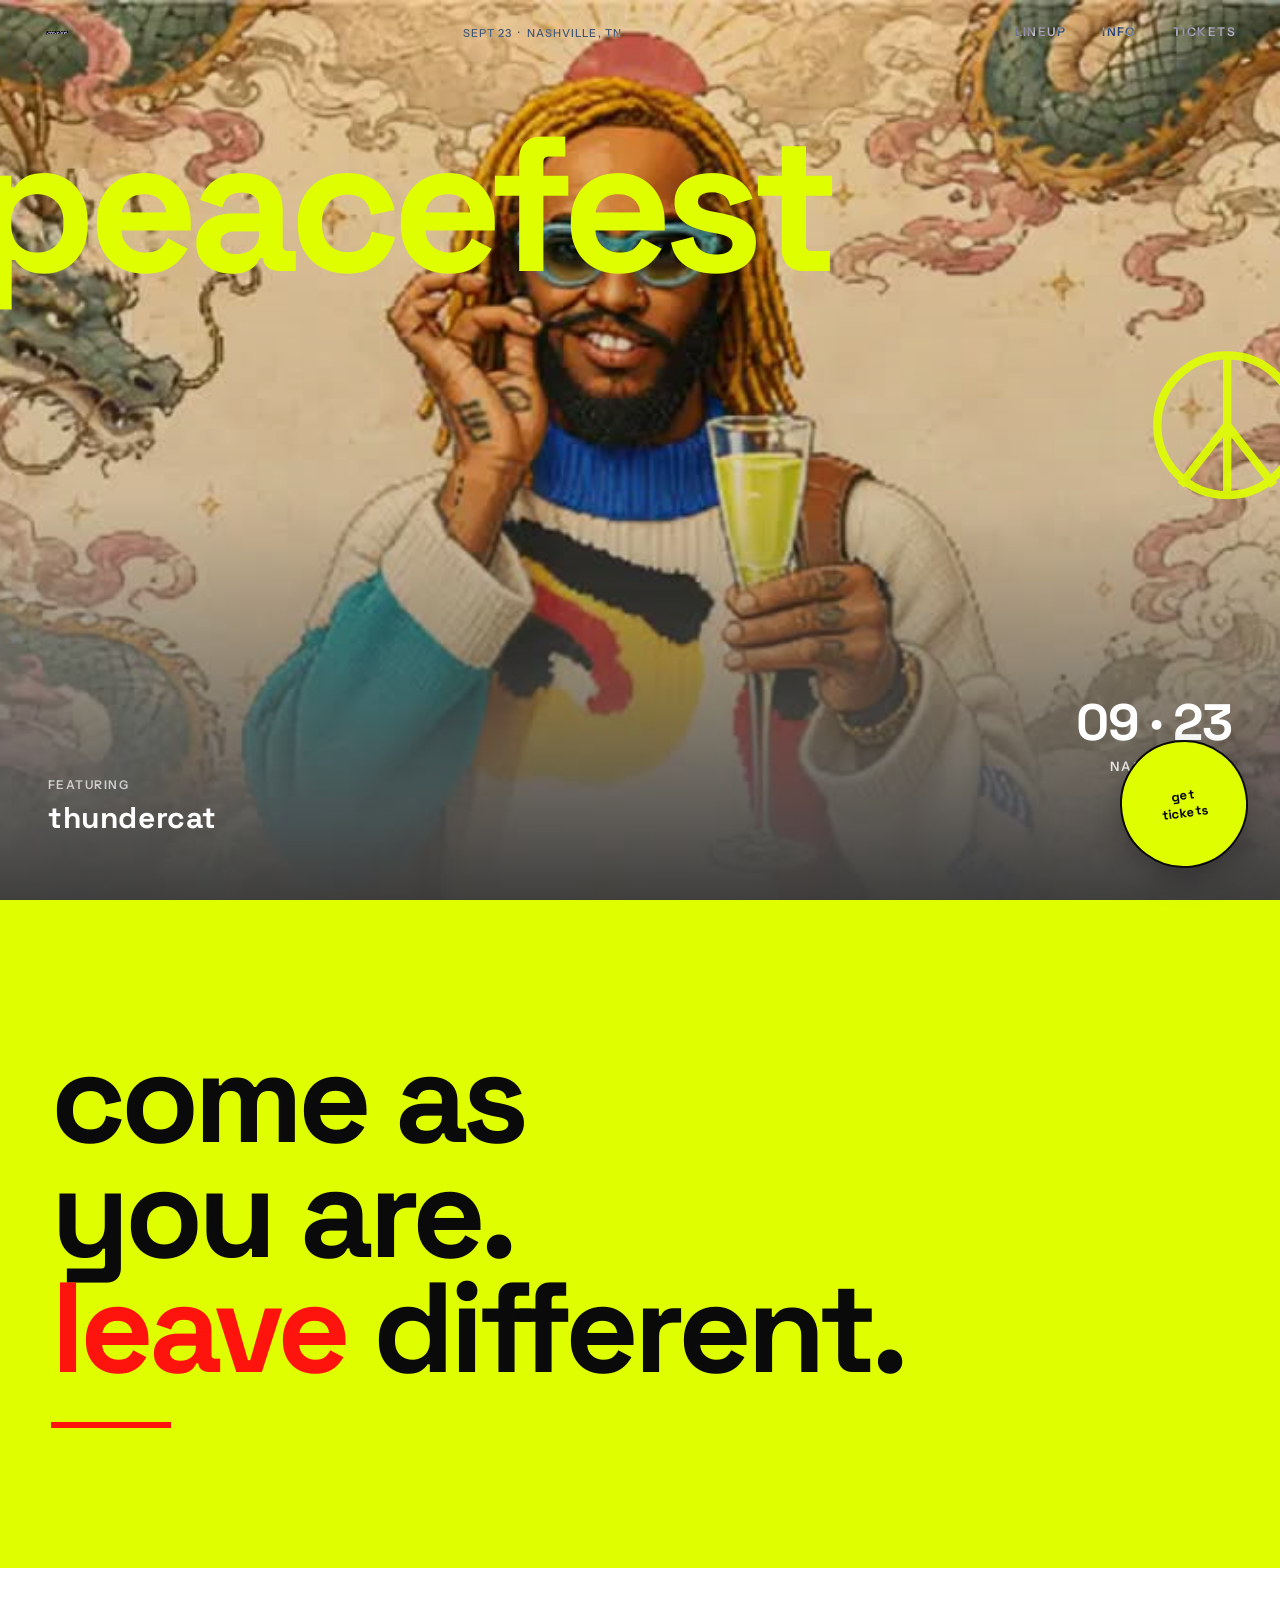
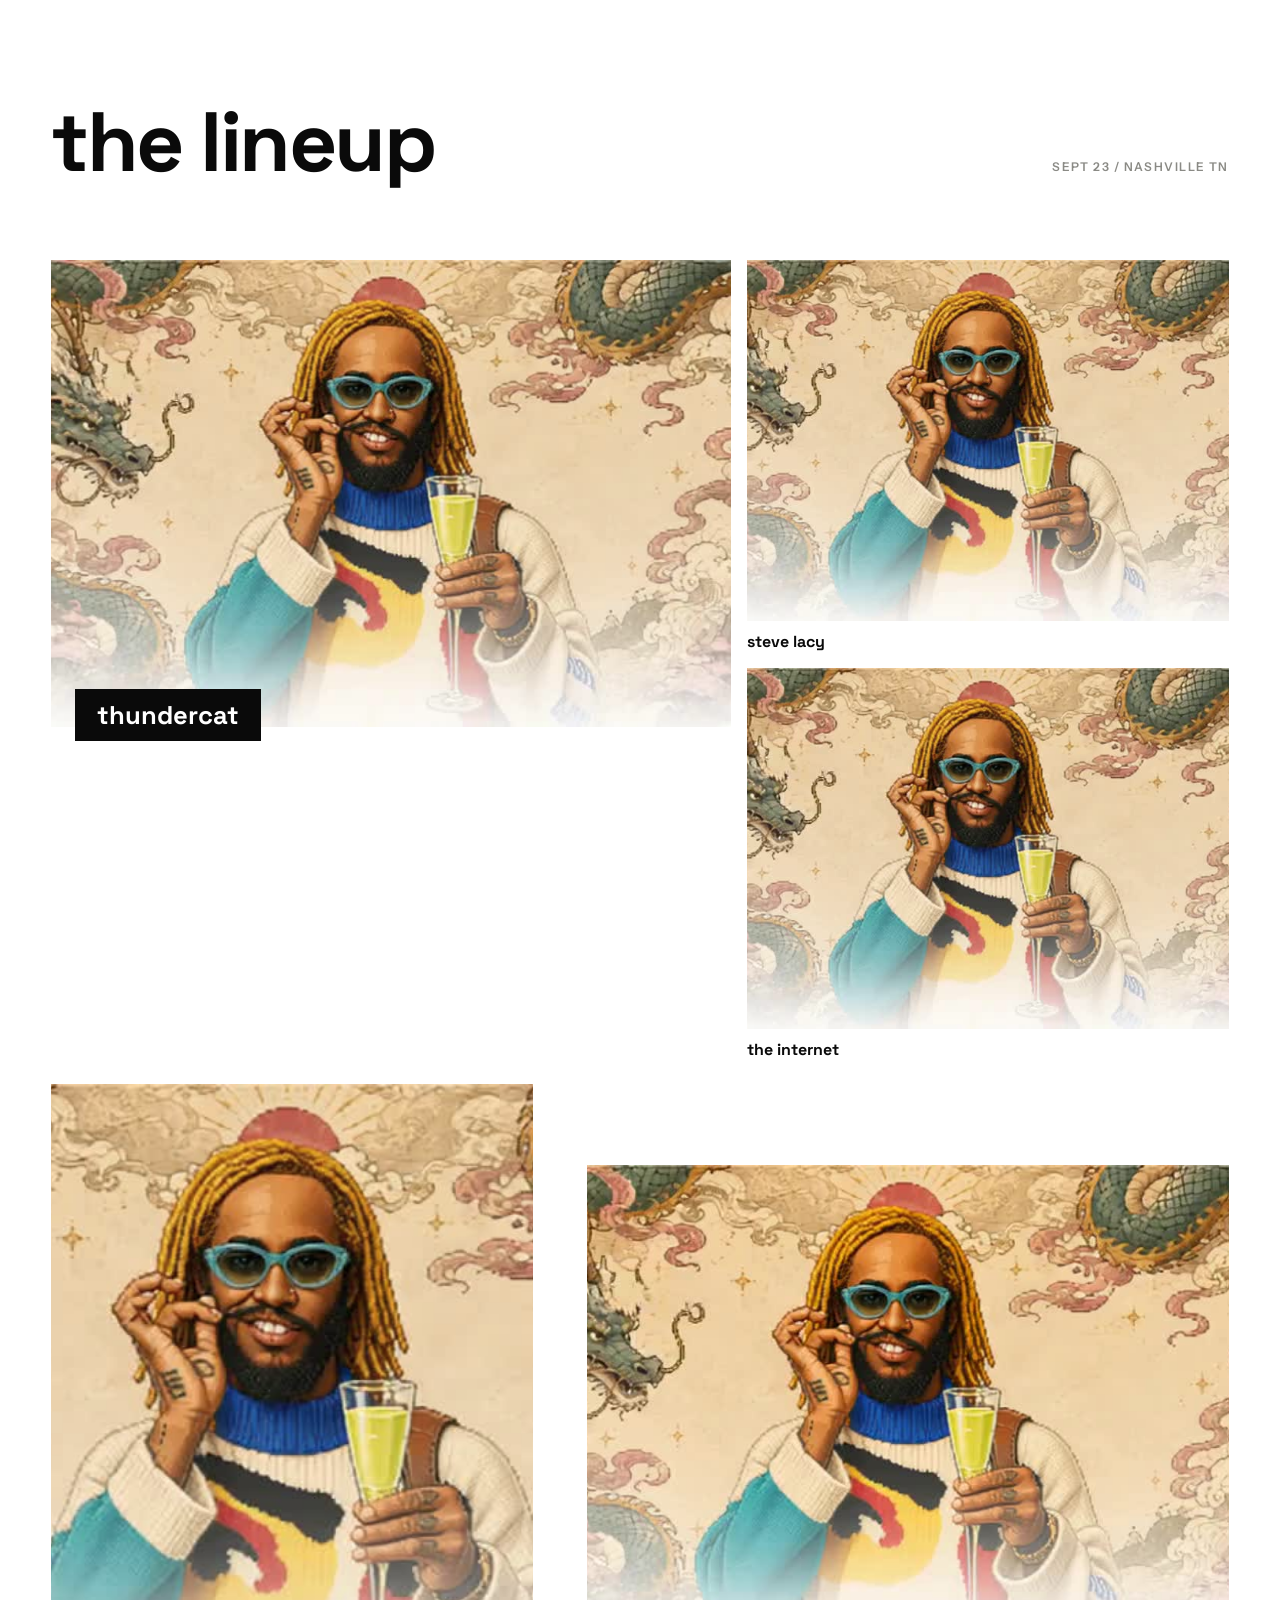
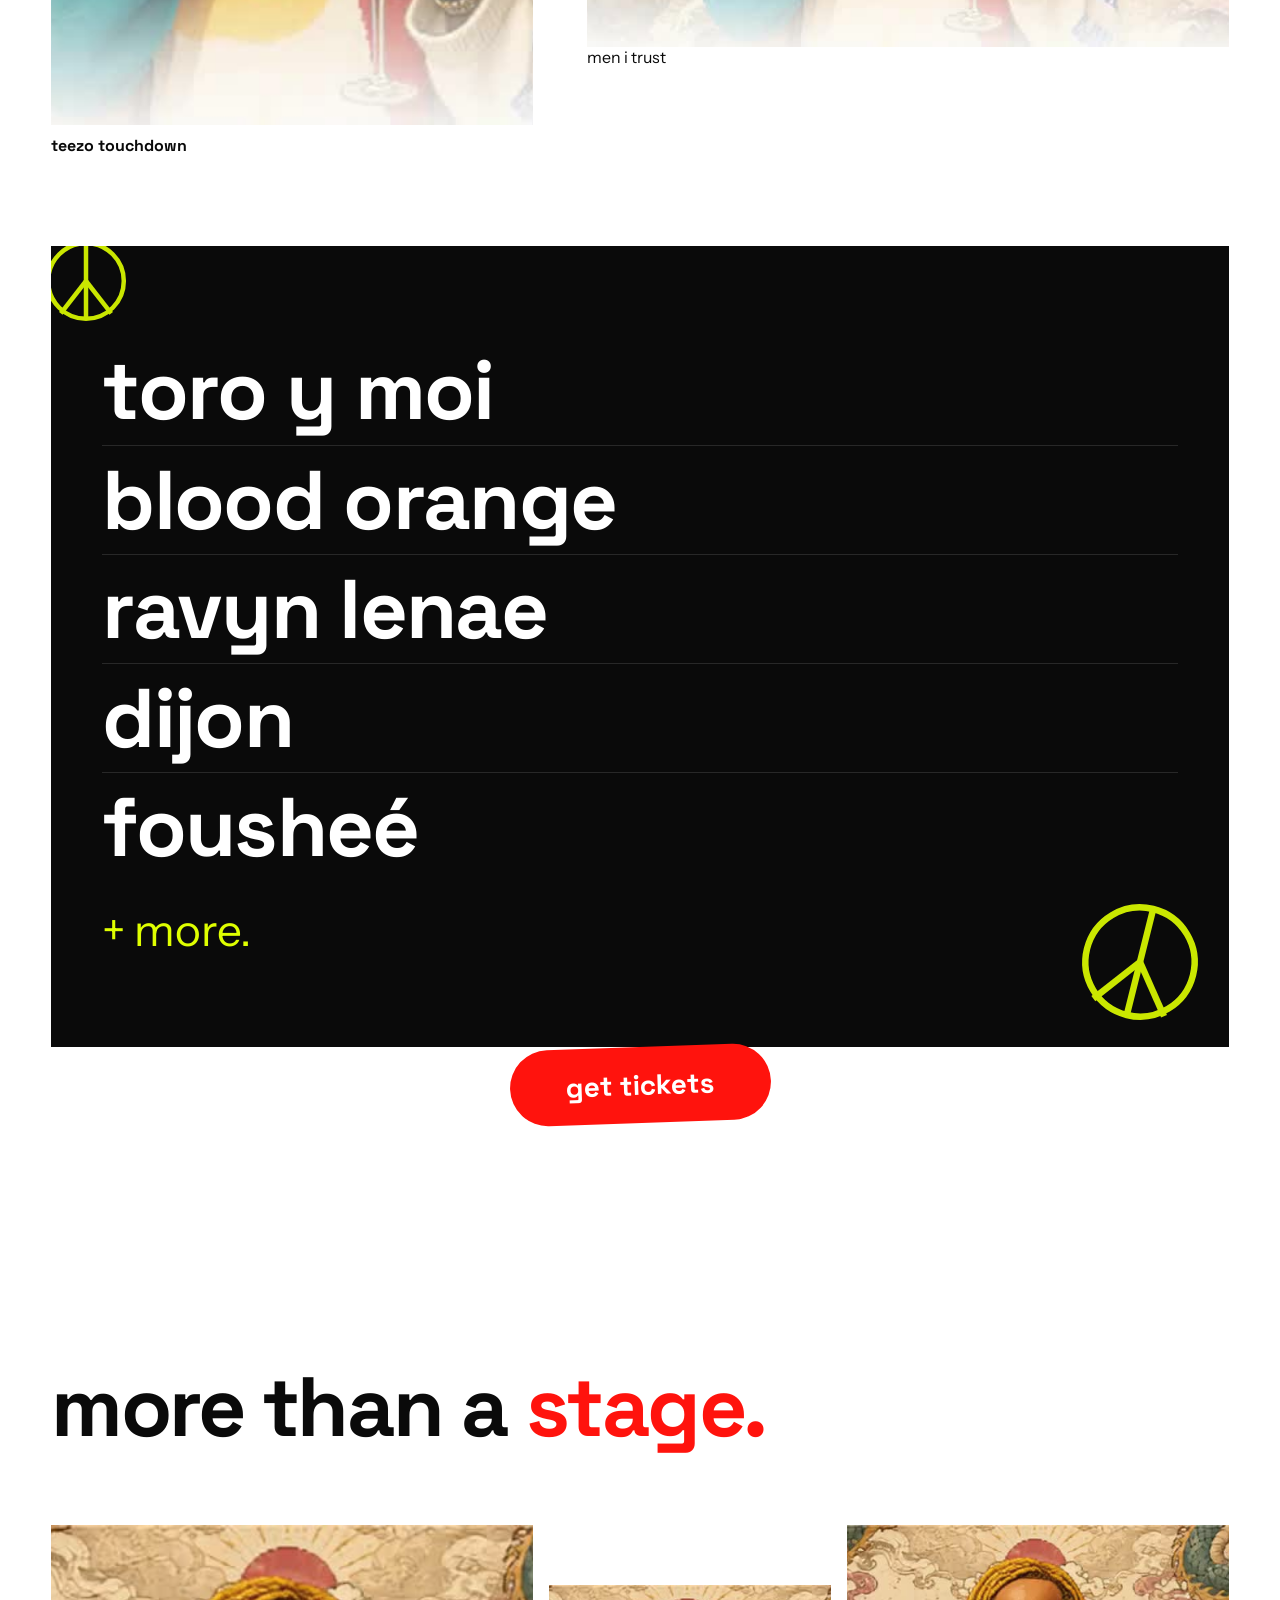
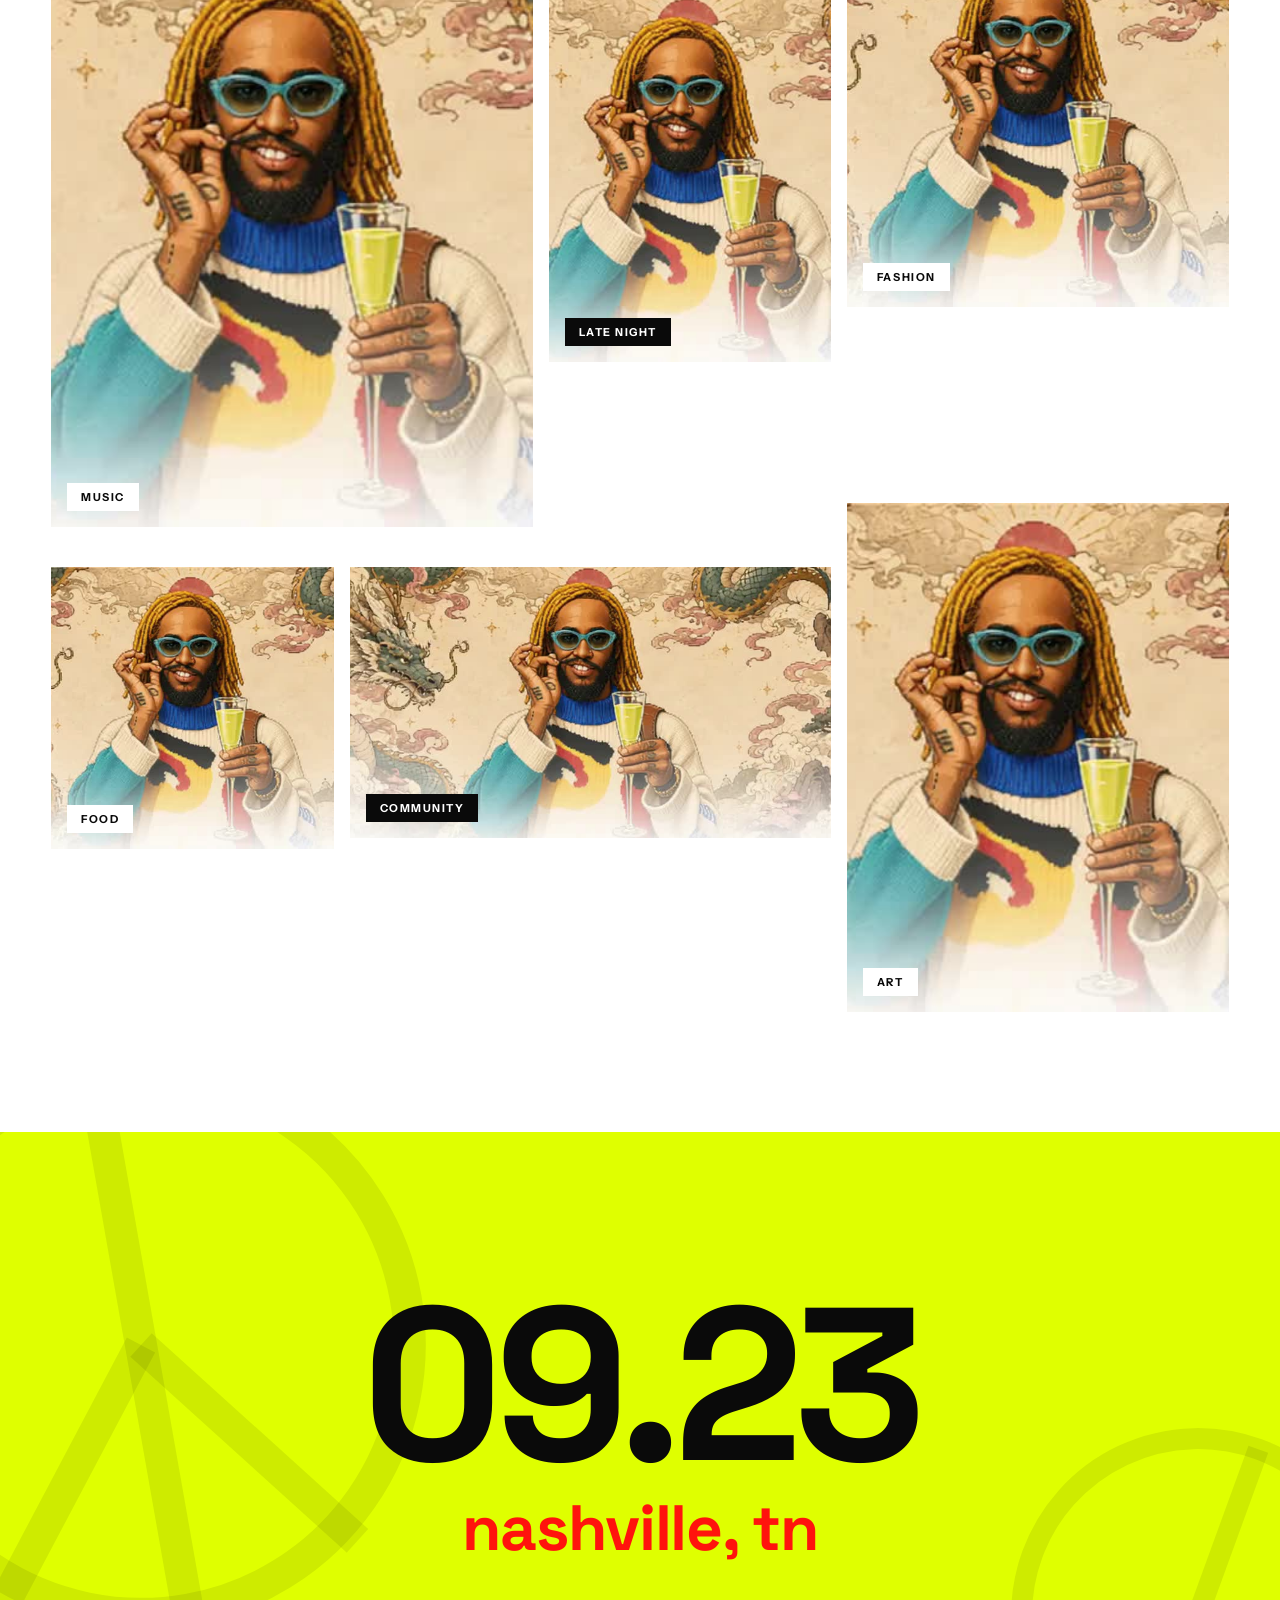
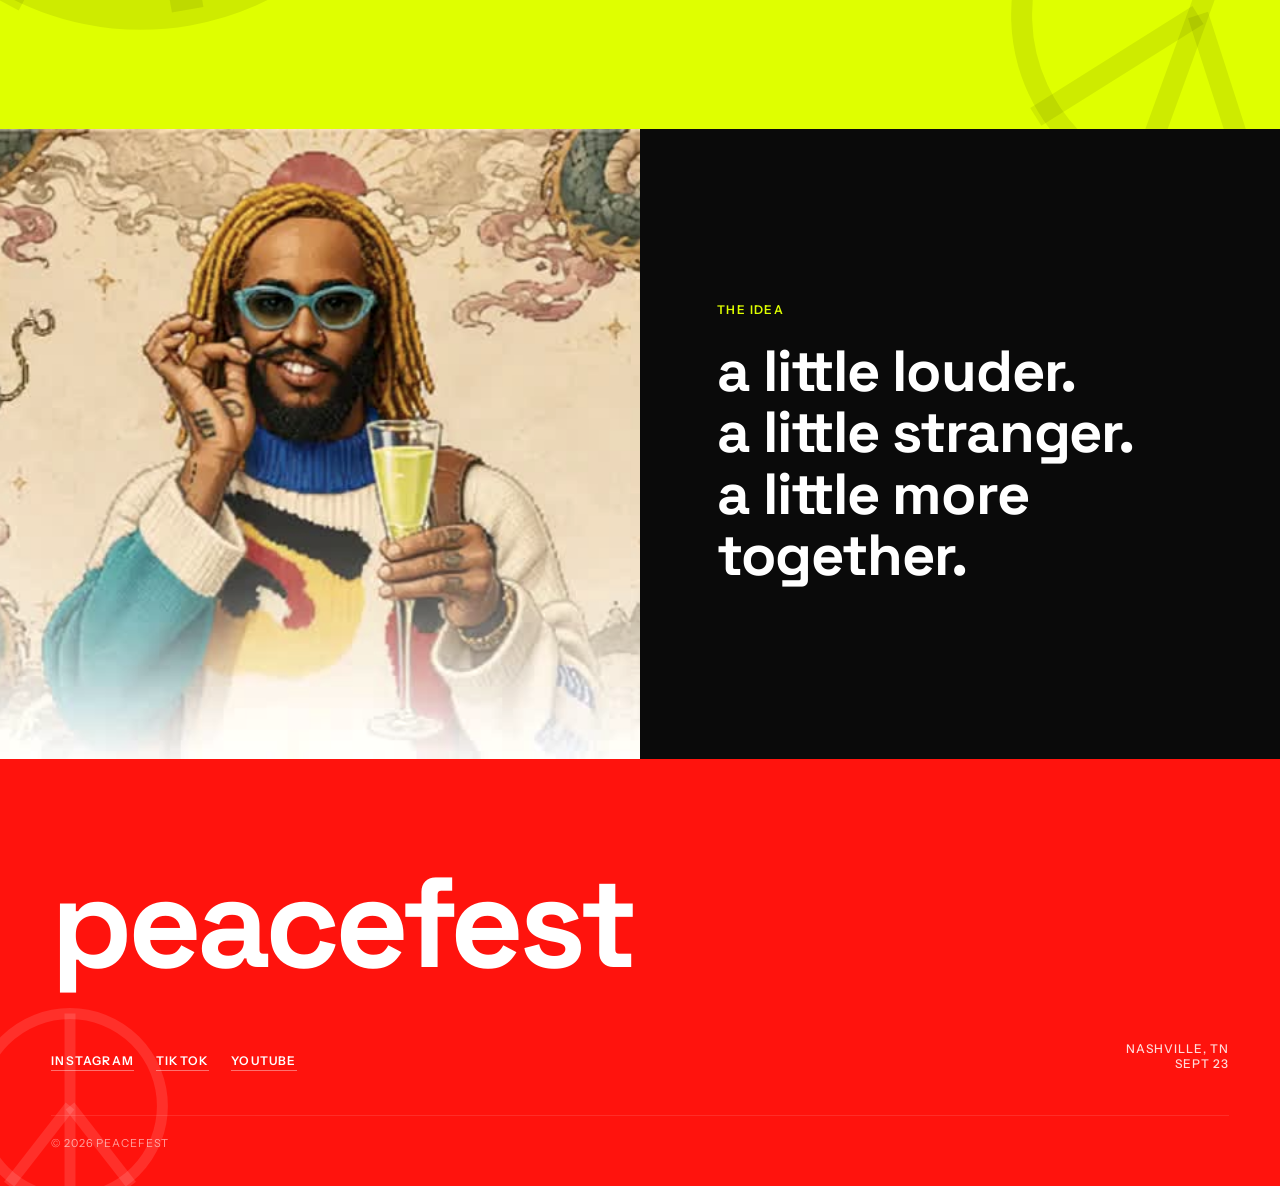
<file: landing-peacefest.html>
<!doctype html>
<html lang="en">
<head>
<meta charset="UTF-8" />
<meta name="viewport" content="width=device-width, initial-scale=1.0" />
<title>peacefest — september 23, nashville tn</title>
<link rel="preconnect" href="https://fonts.googleapis.com">
<link rel="preconnect" href="https://fonts.gstatic.com" crossorigin>
<link href="https://fonts.googleapis.com/css2?family=Space+Grotesk:wght@500;700&family=Instrument+Sans:ital,wght@0,400;0,500;0,600;1,400&display=swap" rel="stylesheet">
<style>
  :root{
    --lime:#DFFF00; --red:#FF130D; --black:#0A0A0A; --white:#FFFFFF;
    --meta: 'Instrument Sans', sans-serif;
    --disp: 'Space Grotesk', sans-serif;
  }
  *{margin:0;padding:0;box-sizing:border-box;}
  html{scroll-behavior:smooth;}
  body{background:var(--white);color:var(--black);font-family:var(--meta);overflow-x:hidden;}
  img,video{max-width:100%;display:block;}
  a{color:inherit;text-decoration:none;}
  ::selection{background:var(--red);color:var(--white);}

  .meta{font-family:var(--meta);font-size:12px;font-weight:600;letter-spacing:.12em;text-transform:uppercase;}
  .disp{font-family:var(--disp);font-weight:700;}

  /* ---------- PEACE SIGN GRAPHIC ---------- */
  .peace{width:64px;height:64px;flex-shrink:0;transition:transform .4s cubic-bezier(.2,.8,.3,1);}
  .peace:hover{transform:rotate(28deg);}
  .peace circle{fill:none;stroke:currentColor;stroke-width:5;}
  .peace line{stroke:currentColor;stroke-width:5;}

  /* ---------- HEADER ---------- */
  .pf-header{
    position:fixed;top:0;left:0;right:0;z-index:200;
    display:flex;align-items:center;justify-content:space-between;
    padding:20px clamp(20px,4vw,44px);
    mix-blend-mode:difference;
  }
  .pf-header img{height:26px;width:auto;filter:invert(1) grayscale(1) brightness(2);}
  .pf-nav{display:flex;align-items:center;gap:clamp(18px,3vw,36px);}
  .pf-nav a{font-family:var(--meta);font-size:12px;font-weight:600;letter-spacing:.12em;text-transform:uppercase;color:var(--white);border-bottom:1px solid transparent;padding-bottom:2px;transition:border-color .2s;}
  .pf-nav a:hover{border-color:var(--white);}
  .pf-header-date{font-family:var(--meta);font-size:11px;font-weight:500;letter-spacing:.1em;text-transform:uppercase;color:var(--white);opacity:.85;}

  @media (max-width:720px){ .pf-nav{display:none;} .pf-header-date{display:none;} }

  /* ---------- HERO ---------- */
  .pf-hero{position:relative;height:100svh;min-height:560px;overflow:hidden;background:var(--black);}
  .pf-hero video{position:absolute;inset:0;width:100%;height:100%;object-fit:cover;}
  .pf-hero::after{content:'';position:absolute;inset:0;background:linear-gradient(180deg,rgba(0,0,0,.05) 0%,rgba(0,0,0,.15) 55%,rgba(0,0,0,.75) 100%);}

  .pf-hero-word{
    position:absolute;top:clamp(64px,14vh,140px);left:clamp(-28px,-2vw,-10px);z-index:2;
    font-family:var(--disp);font-weight:700;color:var(--lime);
    font-size:clamp(84px,15vw,240px);line-height:.82;letter-spacing:-.05em;
    text-transform:lowercase;
    pointer-events:none;
  }

  .pf-hero-meta{
    position:absolute;right:clamp(20px,4vw,48px);bottom:clamp(96px,14vh,160px);z-index:2;
    text-align:right;color:var(--white);
  }
  .pf-hero-meta .line1{font-family:var(--disp);font-weight:700;font-size:clamp(28px,4vw,52px);letter-spacing:-.02em;line-height:1;}
  .pf-hero-meta .line2{font-family:var(--meta);font-size:13px;font-weight:600;letter-spacing:.14em;text-transform:uppercase;margin-top:10px;opacity:.85;}

  .pf-hero-featuring{
    position:absolute;left:clamp(20px,4vw,48px);bottom:clamp(36px,7vh,64px);z-index:2;color:var(--white);
  }
  .pf-hero-featuring .meta{opacity:.7;margin-bottom:6px;}
  .pf-hero-featuring .name{font-family:var(--disp);font-weight:700;font-size:clamp(20px,2.4vw,30px);letter-spacing:.02em;}

  .pf-hero-peace{
    position:absolute;right:clamp(-30px,-3vw,-10px);top:38%;z-index:2;color:var(--lime);
    width:clamp(110px,13vw,180px);height:clamp(110px,13vw,180px);
    opacity:.9;
  }

  /* ---------- SECTION 01 — STATEMENT ---------- */
  .pf-statement{background:var(--lime);padding:clamp(70px,12vw,140px) clamp(20px,4vw,60px);position:relative;}
  .pf-statement h2{
    font-family:var(--disp);font-weight:700;color:var(--black);
    font-size:clamp(48px,10vw,150px);line-height:.9;letter-spacing:-.04em;
    max-width:1100px;
  }
  .pf-statement h2 span{color:var(--red);}
  .pf-statement .rule{width:120px;height:6px;background:var(--red);margin-top:36px;}

  /* ---------- SECTION 02 — LINEUP ---------- */
  .pf-lineup{padding:clamp(70px,10vw,120px) clamp(20px,4vw,60px) 0;}
  .pf-lineup-head{display:flex;align-items:baseline;justify-content:space-between;margin-bottom:clamp(36px,6vw,64px);flex-wrap:wrap;gap:16px;}
  .pf-lineup-head h2{font-family:var(--disp);font-weight:700;font-size:clamp(40px,7vw,84px);letter-spacing:-.03em;text-transform:lowercase;}
  .pf-lineup-head .meta{color:#8a8a85;}

  .pf-lineup-grid{
    display:grid;grid-template-columns:repeat(12,1fr);gap:16px;align-items:start;margin-bottom:clamp(50px,8vw,90px);
  }
  .pf-lu-feature{grid-column:1/8;position:relative;}
  .pf-lu-feature img{width:100%;aspect-ratio:16/11;object-fit:cover;filter:grayscale(15%);}
  .pf-lu-feature .pf-lu-name{position:absolute;left:24px;bottom:-14px;background:var(--black);color:var(--white);padding:10px 22px;font-family:var(--disp);font-weight:700;font-size:clamp(18px,2vw,26px);text-transform:lowercase;}

  .pf-lu-side{grid-column:8/13;display:flex;flex-direction:column;gap:16px;}
  .pf-lu-side .pf-lu-item{position:relative;}
  .pf-lu-side img{width:100%;aspect-ratio:4/3;object-fit:cover;filter:grayscale(15%);}
  .pf-lu-side .pf-lu-name{margin-top:10px;font-family:var(--disp);font-weight:700;font-size:16px;text-transform:lowercase;}

  .pf-lu-bleed{grid-column:1/6;margin-top:8px;position:relative;}
  .pf-lu-bleed img{width:112%;aspect-ratio:3/4;object-fit:cover;filter:grayscale(15%);}
  .pf-lu-bleed .pf-lu-name{margin-top:10px;font-family:var(--disp);font-weight:700;font-size:16px;text-transform:lowercase;}

  .pf-lu-morewrap{grid-column:6/13;align-self:center;padding-left:clamp(0px,3vw,40px);}

  .pf-lu-more{background:var(--black);color:var(--white);padding:clamp(50px,8vw,90px) clamp(20px,4vw,60px);position:relative;overflow:hidden;}
  .pf-lu-more .peace{position:absolute;color:var(--lime);opacity:.9;}
  .pf-lu-more .peace.p1{top:-10px;left:-10px;width:90px;height:90px;}
  .pf-lu-more .peace.p2{bottom:20px;right:24px;width:130px;height:130px;transform:rotate(14deg);}
  .pf-lu-more ul{list-style:none;position:relative;z-index:2;}
  .pf-lu-more li{
    font-family:var(--disp);font-weight:700;text-transform:lowercase;letter-spacing:-.02em;
    font-size:clamp(34px,6.5vw,84px);line-height:1.06;
    border-bottom:1px solid rgba(255,255,255,.12);
    padding:10px 0;
  }
  .pf-lu-more li:last-of-type{border-bottom:none;}
  .pf-lu-more .and-more{margin-top:22px;color:var(--lime);font-size:clamp(24px,4vw,44px);}

  /* ---------- SECTION 03 — EXPERIENCE ---------- */
  .pf-exp{padding:clamp(70px,10vw,120px) clamp(20px,4vw,60px);}
  .pf-exp-head{margin-bottom:clamp(40px,6vw,64px);}
  .pf-exp-head h2{font-family:var(--disp);font-weight:700;font-size:clamp(40px,7vw,84px);letter-spacing:-.03em;text-transform:lowercase;}
  .pf-exp-head .red{color:var(--red);}

  .pf-exp-grid{display:grid;grid-template-columns:repeat(12,1fr);gap:16px;}
  .pf-exp-block{position:relative;overflow:hidden;}
  .pf-exp-block img{width:100%;height:100%;object-fit:cover;filter:grayscale(10%);transition:transform .6s ease;}
  .pf-exp-block:hover img{transform:scale(1.04);}
  .pf-exp-tag{
    position:absolute;left:16px;bottom:16px;background:var(--white);color:var(--black);
    font-family:var(--meta);font-size:11px;font-weight:700;letter-spacing:.14em;text-transform:uppercase;
    padding:7px 14px;
  }
  .pf-exp-tag.dark{background:var(--black);color:var(--white);}

  .pf-eb1{grid-column:1/6;aspect-ratio:4/5;}
  .pf-eb2{grid-column:6/9;aspect-ratio:3/4;margin-top:60px;}
  .pf-eb3{grid-column:9/13;aspect-ratio:1/1;}
  .pf-eb4{grid-column:1/4;aspect-ratio:1/1;margin-top:24px;}
  .pf-eb5{grid-column:4/9;aspect-ratio:16/9;margin-top:24px;}
  .pf-eb6{grid-column:9/13;aspect-ratio:3/4;margin-top:-40px;}

  @media (max-width:900px){
    .pf-exp-grid{grid-template-columns:1fr 1fr;}
    .pf-eb1,.pf-eb2,.pf-eb3,.pf-eb4,.pf-eb5,.pf-eb6{grid-column:span 1;margin-top:0;}
    .pf-eb5{grid-column:span 2;}
  }

  /* ---------- SECTION 04 — DATE / LOCATION ---------- */
  .pf-date{background:var(--lime);position:relative;padding:clamp(70px,14vw,160px) clamp(20px,4vw,60px);overflow:hidden;text-align:center;}
  .pf-date .peace{position:absolute;color:rgba(10,10,10,.08);}
  .pf-date .peace.d1{width:60vw;height:60vw;max-width:640px;max-height:640px;top:-18%;left:-14%;transform:rotate(-10deg);}
  .pf-date .peace.d2{width:40vw;height:40vw;max-width:420px;max-height:420px;bottom:-16%;right:-10%;transform:rotate(20deg);}
  .pf-date-num{position:relative;z-index:2;font-family:var(--disp);font-weight:700;color:var(--black);font-size:clamp(72px,17vw,260px);line-height:.86;letter-spacing:-.04em;}
  .pf-date-loc{position:relative;z-index:2;font-family:var(--disp);font-weight:700;color:var(--red);font-size:clamp(28px,5vw,64px);letter-spacing:-.02em;margin-top:8px;text-transform:lowercase;}

  /* ---------- SECTION 05 — MANIFESTO ---------- */
  .pf-manifesto{background:var(--black);color:var(--white);display:grid;grid-template-columns:1fr 1fr;min-height:70vh;}
  .pf-man-photo{position:relative;overflow:hidden;}
  .pf-man-photo img{width:100%;height:100%;object-fit:cover;filter:grayscale(30%) contrast(1.05);}
  .pf-man-copy{display:flex;flex-direction:column;justify-content:center;padding:clamp(40px,6vw,90px);}
  .pf-man-copy .meta{color:var(--lime);margin-bottom:24px;}
  .pf-man-copy h2{font-family:var(--disp);font-weight:700;font-size:clamp(32px,4.6vw,58px);line-height:1.06;letter-spacing:-.02em;max-width:480px;}

  @media (max-width:820px){
    .pf-manifesto{grid-template-columns:1fr;}
    .pf-man-photo{min-height:340px;}
    .pf-man-copy{padding:48px 24px 64px;}
  }

  /* ---------- STICKY TICKET STICKER ---------- */
  .pf-sticker{
    position:fixed;right:clamp(16px,3vw,32px);bottom:clamp(16px,3vw,32px);z-index:250;
  }
  .pf-sticker a{
    display:inline-flex;align-items:center;justify-content:center;
    width:clamp(96px,10vw,128px);height:clamp(96px,10vw,128px);border-radius:50%;
    background:var(--lime);color:var(--black);
    font-family:var(--disp);font-weight:700;font-size:13px;letter-spacing:.02em;text-transform:lowercase;text-align:center;
    box-shadow:0 10px 30px rgba(0,0,0,.28);
    transform:rotate(-8deg);transition:transform .3s cubic-bezier(.2,.8,.2,1),background .2s;
    border:2px solid var(--black);
  }
  .pf-sticker a:hover{transform:rotate(0deg) scale(1.06);background:var(--red);color:var(--white);}

  @media (max-width:600px){ .pf-sticker{right:14px;bottom:14px;} }

  /* Inline CTA after lineup */
  .pf-cta-inline{display:flex;justify-content:center;padding:0 20px clamp(70px,10vw,110px);}
  .pf-cta-inline a{
    display:inline-block;background:var(--red);color:var(--white);
    font-family:var(--disp);font-weight:700;font-size:clamp(20px,2.6vw,28px);text-transform:lowercase;
    padding:20px 56px;border-radius:999px;transform:rotate(-2deg);
    transition:transform .25s ease,background .25s ease;
  }
  .pf-cta-inline a:hover{transform:rotate(0deg) scale(1.04);background:var(--black);}

  /* ---------- FOOTER ---------- */
  .pf-footer{background:var(--red);color:var(--white);padding:clamp(60px,9vw,100px) clamp(20px,4vw,60px) 36px;position:relative;overflow:hidden;}
  .pf-footer .peace{position:absolute;color:rgba(255,255,255,.12);}
  .pf-footer .peace.f1{width:220px;height:220px;left:-40px;bottom:-30px;}
  .pf-foot-word{font-family:var(--disp);font-weight:700;font-size:clamp(52px,10vw,140px);letter-spacing:-.04em;text-transform:lowercase;line-height:1;position:relative;z-index:2;}
  .pf-foot-row{display:flex;justify-content:space-between;align-items:flex-end;flex-wrap:wrap;gap:24px;margin-top:clamp(30px,5vw,54px);position:relative;z-index:2;}
  .pf-foot-social{display:flex;gap:22px;}
  .pf-foot-social a{font-family:var(--meta);font-size:12px;font-weight:600;letter-spacing:.1em;text-transform:uppercase;border-bottom:1px solid rgba(255,255,255,.4);padding-bottom:2px;}
  .pf-foot-social a:hover{border-color:var(--white);}
  .pf-foot-meta{font-family:var(--meta);font-size:12px;font-weight:500;letter-spacing:.08em;text-transform:uppercase;opacity:.85;text-align:right;}
  .pf-foot-bottom{margin-top:44px;padding-top:20px;border-top:1px solid rgba(255,255,255,.18);font-family:var(--meta);font-size:11px;letter-spacing:.08em;text-transform:uppercase;opacity:.6;position:relative;z-index:2;}

  @media (max-width:600px){
    .pf-foot-row{flex-direction:column;align-items:flex-start;}
    .pf-foot-meta{text-align:left;}
  }
</style>
</head>
<body>

  <!-- HEADER -->
  <header class="pf-header">
    <a href="index.html#landing" aria-label="Back to Emmanuel Appiadjei's portfolio"><img src="images/peacefest/logo-red.png" alt="peacefest" /></a>
    <div class="pf-header-date">sept 23 &nbsp;·&nbsp; nashville, tn</div>
    <nav class="pf-nav">
      <a href="#lineup">lineup</a>
      <a href="#experience">info</a>
      <a href="#tickets">tickets</a>
    </nav>
  </header>

  <!-- HERO -->
  <section class="pf-hero">
    <video autoplay muted loop playsinline poster="images/peacefest/hero-poster.jpg">
      <source src="images/peacefest/peacefest-hero.mp4" type="video/mp4" />
    </video>

    <div class="pf-hero-word">peacefest</div>

    <svg class="peace pf-hero-peace" viewBox="0 0 100 100" aria-hidden="true">
      <circle cx="50" cy="50" r="42"/>
      <line x1="50" y1="8" x2="50" y2="92"/>
      <line x1="50" y1="50" x2="22" y2="86"/>
      <line x1="50" y1="50" x2="78" y2="86"/>
    </svg>

    <div class="pf-hero-featuring">
      <div class="meta">featuring</div>
      <div class="name">thundercat</div>
    </div>

    <div class="pf-hero-meta">
      <div class="line1">09 · 23</div>
      <div class="line2">nashville, tn</div>
    </div>
  </section>

  <!-- SECTION 01: STATEMENT -->
  <section class="pf-statement">
    <h2>come as<br>you are.<br><span>leave</span> different.</h2>
    <div class="rule"></div>
  </section>

  <!-- SECTION 02: LINEUP -->
  <section class="pf-lineup" id="lineup">
    <div class="pf-lineup-head">
      <h2>the lineup</h2>
      <div class="meta">sept 23 / nashville tn</div>
    </div>

    <div class="pf-lineup-grid">
      <div class="pf-lu-feature">
        <img src="images/peacefest/thundercat.jpg" alt="Thundercat" style="background:#111;" />
        <div class="pf-lu-name">thundercat</div>
      </div>

      <div class="pf-lu-side">
        <div class="pf-lu-item">
          <img src="images/peacefest/steve-lacy.jpg" alt="Steve Lacy" style="background:#1c1c1c;" />
          <div class="pf-lu-name">steve lacy</div>
        </div>
        <div class="pf-lu-item">
          <img src="images/peacefest/the-internet.jpg" alt="The Internet" style="background:#1c1c1c;" />
          <div class="pf-lu-name">the internet</div>
        </div>
      </div>

      <div class="pf-lu-bleed">
        <img src="images/peacefest/teezo-touchdown.jpg" alt="Teezo Touchdown" style="background:#111;" />
        <div class="pf-lu-name">teezo touchdown</div>
      </div>

      <div class="pf-lu-morewrap">
        <div class="pf-lu-item">
          <img src="images/peacefest/men-i-trust.jpg" alt="Men I Trust" style="background:#1c1c1c;aspect-ratio:4/3;width:100%;object-fit:cover;" />
          <div class="pf-lu-name">men i trust</div>
        </div>
      </div>
    </div>

    <div class="pf-lu-more">
      <svg class="peace p1" viewBox="0 0 100 100" aria-hidden="true"><circle cx="50" cy="50" r="42"/><line x1="50" y1="8" x2="50" y2="92"/><line x1="50" y1="50" x2="22" y2="86"/><line x1="50" y1="50" x2="78" y2="86"/></svg>
      <svg class="peace p2" viewBox="0 0 100 100" aria-hidden="true"><circle cx="50" cy="50" r="42"/><line x1="50" y1="8" x2="50" y2="92"/><line x1="50" y1="50" x2="22" y2="86"/><line x1="50" y1="50" x2="78" y2="86"/></svg>
      <ul>
        <li>toro y moi</li>
        <li>blood orange</li>
        <li>ravyn lenae</li>
        <li>dijon</li>
        <li>fousheé</li>
      </ul>
      <div class="and-more">+ more.</div>
    </div>

    <div class="pf-cta-inline">
      <a href="#tickets">get tickets</a>
    </div>
  </section>

  <!-- SECTION 03: EXPERIENCE -->
  <section class="pf-exp" id="experience">
    <div class="pf-exp-head">
      <h2>more than a <span class="red">stage.</span></h2>
    </div>
    <div class="pf-exp-grid">
      <div class="pf-exp-block pf-eb1"><img src="images/peacefest/experience-01.jpg" alt="Friends sitting in the grass at Peacefest" style="background:#e9e9e4;" /><div class="pf-exp-tag">music</div></div>
      <div class="pf-exp-block pf-eb2"><img src="images/peacefest/experience-02.jpg" alt="Flash photography at night" style="background:#111;" /><div class="pf-exp-tag dark">late night</div></div>
      <div class="pf-exp-block pf-eb3"><img src="images/peacefest/experience-03.jpg" alt="Close-up fashion detail" style="background:#e9e9e4;" /><div class="pf-exp-tag">fashion</div></div>
      <div class="pf-exp-block pf-eb4"><img src="images/peacefest/experience-04.jpg" alt="Food vendor at Peacefest" style="background:#e9e9e4;" /><div class="pf-exp-tag">food</div></div>
      <div class="pf-exp-block pf-eb5"><img src="images/peacefest/experience-05.jpg" alt="Crowd between performances" style="background:#111;" /><div class="pf-exp-tag dark">community</div></div>
      <div class="pf-exp-block pf-eb6"><img src="images/peacefest/experience-06.jpg" alt="Posters and stickers signage" style="background:#e9e9e4;" /><div class="pf-exp-tag">art</div></div>
    </div>
  </section>

  <!-- SECTION 04: DATE / LOCATION -->
  <section class="pf-date" id="info">
    <svg class="peace d1" viewBox="0 0 100 100" aria-hidden="true"><circle cx="50" cy="50" r="42"/><line x1="50" y1="8" x2="50" y2="92"/><line x1="50" y1="50" x2="22" y2="86"/><line x1="50" y1="50" x2="78" y2="86"/></svg>
    <svg class="peace d2" viewBox="0 0 100 100" aria-hidden="true"><circle cx="50" cy="50" r="42"/><line x1="50" y1="8" x2="50" y2="92"/><line x1="50" y1="50" x2="22" y2="86"/><line x1="50" y1="50" x2="78" y2="86"/></svg>
    <div class="pf-date-num">09.23</div>
    <div class="pf-date-loc">nashville, tn</div>
  </section>

  <!-- SECTION 05: MANIFESTO -->
  <section class="pf-manifesto">
    <div class="pf-man-photo">
      <img src="images/peacefest/manifesto.jpg" alt="Candid festival moment" style="background:#1c1c1c;" />
    </div>
    <div class="pf-man-copy">
      <div class="meta">the idea</div>
      <h2>a little louder.<br>a little stranger.<br>a little more<br>together.</h2>
    </div>
  </section>

  <!-- FOOTER -->
  <footer class="pf-footer" id="tickets">
    <svg class="peace f1" viewBox="0 0 100 100" aria-hidden="true"><circle cx="50" cy="50" r="42"/><line x1="50" y1="8" x2="50" y2="92"/><line x1="50" y1="50" x2="22" y2="86"/><line x1="50" y1="50" x2="78" y2="86"/></svg>
    <div class="pf-foot-word">peacefest</div>
    <div class="pf-foot-row">
      <div class="pf-foot-social">
        <a href="#" aria-label="Peacefest Instagram placeholder">instagram</a>
        <a href="#" aria-label="Peacefest TikTok placeholder">tiktok</a>
        <a href="#" aria-label="Peacefest YouTube placeholder">youtube</a>
      </div>
      <div class="pf-foot-meta">nashville, tn<br>sept 23</div>
    </div>
    <div class="pf-foot-bottom">© 2026 peacefest</div>
  </footer>

  <!-- STICKY TICKET STICKER -->
  <div class="pf-sticker">
    <a href="#tickets">get<br>tickets</a>
  </div>

  <script>
    // Header contrast toggle on scroll (subtle, restrained)
    const header = document.querySelector('.pf-header');
    window.addEventListener('scroll', () => {
      header.style.mixBlendMode = window.scrollY > window.innerHeight * 0.85 ? 'normal' : 'difference';
      header.style.color = window.scrollY > window.innerHeight * 0.85 ? '#0A0A0A' : '';
    }, { passive: true });
  </script>

</body>
</html>
</file>
<file: assets/css/fonts.css>
/* Self-hosted Archivo (latin and latin-ext subsets, upright and italic).
   One variable file per style and subset covers every weight (100–900) and
   every width (62–125%), so the whole site is set in one family pushed across
   its width axis: wide for the big words, condensed for headings and labels.
   Local so type never depends on a third-party CDN being reachable. */

@font-face {
  font-family: 'Archivo';
  font-style: normal;
  font-weight: 100 900;
  font-stretch: 62% 125%;
  font-display: swap;
  src: url('../fonts/archivo-latin-ext.woff2') format('woff2');
  unicode-range: U+0100-02BA, U+02BD-02C5, U+02C7-02CC, U+02CE-02D7, U+02DD-02FF, U+0304, U+0308, U+0329, U+1D00-1DBF, U+1E00-1E9F, U+1EF2-1EFF, U+2020, U+20A0-20AB, U+20AD-20C4, U+2113, U+2C60-2C7F, U+A720-A7FF;
}

@font-face {
  font-family: 'Archivo';
  font-style: normal;
  font-weight: 100 900;
  font-stretch: 62% 125%;
  font-display: swap;
  src: url('../fonts/archivo-latin.woff2') format('woff2');
  unicode-range: U+0000-00FF, U+0131, U+0152-0153, U+02BB-02BC, U+02C6, U+02DA, U+02DC, U+0304, U+0308, U+0329, U+2000-206F, U+20AC, U+2122, U+2191, U+2193, U+2212, U+2215, U+FEFF, U+FFFD;
}

@font-face {
  font-family: 'Archivo';
  font-style: italic;
  font-weight: 100 900;
  font-stretch: 62% 125%;
  font-display: swap;
  src: url('../fonts/archivo-italic-latin-ext.woff2') format('woff2');
  unicode-range: U+0100-02BA, U+02BD-02C5, U+02C7-02CC, U+02CE-02D7, U+02DD-02FF, U+0304, U+0308, U+0329, U+1D00-1DBF, U+1E00-1E9F, U+1EF2-1EFF, U+2020, U+20A0-20AB, U+20AD-20C4, U+2113, U+2C60-2C7F, U+A720-A7FF;
}

@font-face {
  font-family: 'Archivo';
  font-style: italic;
  font-weight: 100 900;
  font-stretch: 62% 125%;
  font-display: swap;
  src: url('../fonts/archivo-italic-latin.woff2') format('woff2');
  unicode-range: U+0000-00FF, U+0131, U+0152-0153, U+02BB-02BC, U+02C6, U+02DA, U+02DC, U+0304, U+0308, U+0329, U+2000-206F, U+20AC, U+2122, U+2191, U+2193, U+2212, U+2215, U+FEFF, U+FFFD;
}
</file>
<file: assets/css/site.css>
/* ==========================================================================
   Emmanuel Appiadjei — portfolio design system
   Editorial / cinematic dark direction. One stylesheet, token driven.
   Sections: 1 tokens · 2 base · 3 type · 4 layout · 5 header · 6 homepage
             7 statement · 8 work · 9 disciplines · 10 previews · 11 about
             12 footer · 13 case study · 14 arrival · 15 motion · 16 responsive
   ========================================================================== */

/* 1 — Tokens ------------------------------------------------------------- */
:root {
  /* Palette */
  --black: #09090a;
  --graphite: #17171a;
  --gray-dark: #2a292e;
  --white: #f4f3f2;
  --gray-light: #d2cfd5;
  --body-dark: #b6b2af;   /* body copy on dark surfaces */
  --body-light: #454341;  /* body copy on light surfaces */
  --accent: #ff5a1e;       /* flame */
  --accent-soft: #ff8a3a;  /* amber */
  --ember: #c4162c;

  /* Type */
  --font-display: "Archivo", "Helvetica Neue", Arial, sans-serif;
  --font-body: "Archivo", "Helvetica Neue", Arial, sans-serif;

  --body-size: clamp(1rem, 0.92rem + 0.22vw, 1.15rem);
  --body-leading: 1.55;
  --body-tracking: -0.006em;
  --weight-display: 640;
  --weight-body: 400;
  --stretch-display: 88%;   /* Archivo width axis: condensed headings */
  --stretch-label: 112%;    /* and slightly wide labels */

  --tracking-display: -0.032em;
  --tracking-label: 0.16em;

  /* Rhythm */
  --gutter: clamp(20px, 4.4vw, 76px);
  --section-y: clamp(96px, 14vw, 210px);
  --measure: 62ch;

  /* Motion */
  --ease-out: cubic-bezier(0.22, 1, 0.36, 1);
  --ease-liquid: cubic-bezier(0.22, 1, 0.36, 1);
  --ease-inout: cubic-bezier(0.65, 0, 0.35, 1);
  --t-micro: 220ms;
  --t-mid: 460ms;
  --t-section: 820ms;
}

/* --- Surface system ------------------------------------------------------
   Every component draws from these four roles, so a section changes its whole
   palette by setting one attribute rather than overriding component rules. */
[data-surface] {
  background: var(--surface);
  color: var(--ink);
}

:root,
[data-surface="black"] {
  --surface: var(--black);
  --ink: var(--white);
  --ink-body: var(--body-dark);
  --ink-dim: color-mix(in srgb, var(--body-dark) 74%, transparent);
  --ink-faint: color-mix(in srgb, var(--body-dark) 44%, transparent);
  --hairline: color-mix(in srgb, var(--white) 15%, transparent);
  --hairline-soft: color-mix(in srgb, var(--white) 8%, transparent);
  --media-ground: var(--graphite);
}

[data-surface="graphite"] {
  --surface: var(--graphite);
  --ink: var(--white);
  --ink-body: var(--body-dark);
  --ink-dim: color-mix(in srgb, var(--body-dark) 74%, transparent);
  --ink-faint: color-mix(in srgb, var(--body-dark) 44%, transparent);
  --hairline: color-mix(in srgb, var(--white) 15%, transparent);
  --hairline-soft: color-mix(in srgb, var(--white) 8%, transparent);
  --media-ground: var(--gray-dark);
}

[data-surface="light"] {
  --surface: var(--white);
  --ink: #16151a;
  --ink-body: var(--body-light);
  --ink-dim: color-mix(in srgb, var(--body-light) 78%, transparent);
  --ink-faint: color-mix(in srgb, var(--body-light) 46%, transparent);
  --hairline: color-mix(in srgb, #16151a 18%, transparent);
  --hairline-soft: color-mix(in srgb, #16151a 9%, transparent);
  --media-ground: var(--gray-light);
}

/* A warm near-black, used once or twice per page as a tonal shift. */
[data-surface="tint"] {
  --surface: #16130f;
  --ink: var(--white);
  --ink-body: #c0b6ae;
  --ink-dim: color-mix(in srgb, #c0b6ae 76%, transparent);
  --ink-faint: color-mix(in srgb, #c0b6ae 44%, transparent);
  --hairline: color-mix(in srgb, var(--white) 15%, transparent);
  --hairline-soft: color-mix(in srgb, var(--white) 8%, transparent);
  --media-ground: #221d18;
}

/* 2 — Base --------------------------------------------------------------- */
*,
*::before,
*::after { box-sizing: border-box; }

html {
  -webkit-text-size-adjust: 100%;
  scroll-behavior: smooth;
}

body {
  margin: 0;
  background: var(--black);
  color: var(--ink);
  font-family: var(--font-body);
  font-size: var(--body-size);
  font-weight: var(--weight-body);
  line-height: var(--body-leading);
  letter-spacing: var(--body-tracking);
  font-synthesis-weight: none;
  -webkit-font-smoothing: antialiased;
  -moz-osx-font-smoothing: grayscale;
  /* clip, not hidden: `overflow-x: hidden` turns the body into a scroll
     container and silently breaks every `position: sticky` on the page. */
  overflow-x: clip;
}

/* Film grain: one fixed layer, GPU-cheap, keeps flat black from banding. */
body::after {
  content: "";
  position: fixed;
  inset: -50%;
  z-index: 900;
  pointer-events: none;
  opacity: 0.032;
  background-image: url("data:image/svg+xml,%3Csvg xmlns='http://www.w3.org/2000/svg' width='220' height='220'%3E%3Cfilter id='n'%3E%3CfeTurbulence type='fractalNoise' baseFrequency='0.82' numOctaves='3' stitchTiles='stitch'/%3E%3C/filter%3E%3Crect width='220' height='220' filter='url(%23n)'/%3E%3C/svg%3E");
}

img,
video,
iframe { display: block; max-width: 100%; }

img { height: auto; }

a {
  color: inherit;
  text-decoration: none;
}

button {
  font: inherit;
  color: inherit;
  background: none;
  border: 0;
  cursor: pointer;
}

::selection {
  background: color-mix(in srgb, var(--accent) 62%, transparent);
  color: var(--white);
}

:focus-visible {
  outline: 2px solid var(--accent);
  outline-offset: 3px;
  border-radius: 2px;
}

/* Orange grounds swallow an orange ring. */
.home-hero :focus-visible,
.contact-block :focus-visible,
.home-card--4 :focus-visible { outline-color: var(--white); }

.skip-link {
  position: absolute;
  left: 16px;
  top: -100px;
  z-index: 1200;
  padding: 12px 18px;
  background: var(--white);
  color: var(--black);
  border-radius: 4px;
  font-size: 13px;
  font-weight: 600;
  letter-spacing: 0.04em;
  transition: top var(--t-micro) var(--ease-out);
}
.skip-link:focus { top: 16px; }

.visually-hidden {
  position: absolute !important;
  width: 1px; height: 1px;
  margin: -1px; padding: 0;
  overflow: hidden;
  clip-path: inset(50%);
  white-space: nowrap;
}

/* 3 — Type --------------------------------------------------------------- */
h1, h2, h3, h4 {
  font-family: var(--font-display);
  font-weight: var(--weight-display);
  font-stretch: var(--stretch-display);
  letter-spacing: var(--tracking-display);
  line-height: 0.92;
  margin: 0;
  text-wrap: balance;
}

p {
  margin: 0 0 1.1em;
  font-size: var(--body-size);
  line-height: var(--body-leading);
  letter-spacing: var(--body-tracking);
}
p:last-child { margin-bottom: 0; }

/* Display scale */
.d-mega   { font-size: clamp(3.2rem, 13.4vw, 12.4rem); }
.d-xl     { font-size: clamp(2.7rem, 8.4vw, 7.6rem); }
.d-lg     { font-size: clamp(2.2rem, 5.6vw, 4.7rem); }
.d-md     { font-size: clamp(1.6rem, 3.2vw, 2.55rem); line-height: 1.02; }

/* Small technical metadata — the connective tissue of the whole site. */
.label {
  display: inline-block;
  font-family: var(--font-body);
  font-size: clamp(10px, 0.72vw, 11.5px);
  font-weight: 500;
  font-stretch: var(--stretch-label);
  letter-spacing: var(--tracking-label);
  text-transform: uppercase;
  color: var(--ink-dim);
  line-height: 1.4;
}

.lede {
  font-size: clamp(1.15rem, 0.98rem + 0.7vw, 1.6rem);
  line-height: 1.4;
  color: var(--ink);
  max-width: 30ch;
  letter-spacing: -0.022em;
  font-weight: 450;
}

.body-copy {
  color: var(--ink-body);
  max-width: var(--measure);
}

.body-copy strong,
p strong { color: var(--ink); font-weight: 560; }

/* A quieter second tone for the trailing line of a display heading. */
.outline-type { color: color-mix(in srgb, var(--ink-dim) 62%, transparent); }

/* 4 — Layout ------------------------------------------------------------- */
.shell {
  width: 100%;
  max-width: 1680px;
  margin-inline: auto;
  padding-inline: var(--gutter);
}

.section { padding-block: var(--section-y); position: relative; }
.section--tight { padding-block: clamp(56px, 8vw, 110px); }

.rule {
  height: 1px;
  border: 0;
  margin: 0;
  background: var(--hairline);
}

/* Section header: label / index / title — repeated across every page. */
.section-head {
  display: grid;
  grid-template-columns: minmax(0, 1fr);
  gap: clamp(18px, 2.4vw, 32px);
  padding-top: clamp(20px, 2.4vw, 34px);
  border-top: 1px solid var(--hairline);
}

.section-head__meta {
  display: flex;
  justify-content: space-between;
  align-items: baseline;
  gap: 20px;
  flex-wrap: wrap;
}

.section-head__title { max-width: 16ch; }

.section-head__note {
  color: var(--ink-dim);
  font-size: clamp(0.9rem, 1vw, 1rem);
  max-width: 40ch;
  justify-self: end;
  align-self: end;
}

@media (min-width: 900px) {
  .section-head { grid-template-columns: minmax(0, 1.25fr) minmax(0, 0.75fr); }
  .section-head__meta { grid-column: 1 / -1; }
}

/* Section marker — an oversized, low-contrast word with its index alongside.
   Sets the section without competing with the heading underneath it. */
.section-marker {
  align-items: baseline;
  gap: 18px clamp(20px, 3vw, 44px);
}

.section-marker__word {
  font-family: var(--font-display);
  font-size: clamp(1.5rem, 3.6vw, 2.9rem);
  font-weight: 500;
  letter-spacing: -0.042em;
  line-height: 1;
  color: color-mix(in srgb, var(--ink-dim) 36%, transparent);
}

.section-marker .label { align-self: baseline; }

/* Standing link with an animated underline + arrow. */
.link-action {
  display: inline-flex;
  align-items: center;
  gap: 10px;
  font-size: 13px;
  font-weight: 500;
  letter-spacing: 0.06em;
  text-transform: uppercase;
  color: var(--ink);
  padding-block: 6px;
  position: relative;
}

.link-action::after {
  content: "";
  position: absolute;
  left: 0; right: 0; bottom: 0;
  height: 1px;
  background: var(--hairline);
  transform-origin: right;
  transition: transform var(--t-micro) var(--ease-out), background var(--t-micro) linear;
}

.link-action .arrow {
  display: inline-block;
  transition: transform var(--t-micro) var(--ease-out);
}

.link-action:hover::after { background: var(--ink); transform: scaleX(1); }
.link-action:hover .arrow { transform: translate(3px, -3px); }

/* 5 — Header ------------------------------------------------------------- */
/* Plain off-white type straight over the page: the full name in lowercase on
   the left, text links on the right, no pills and no logo mark. At the top of
   a page it sits on the hero with nothing behind it; once the page scrolls, a
   dark smoked bar fades in behind it so it reads over light sections and
   photography too. */
.site-header {
  position: fixed;
  top: 0;
  left: 0;
  right: 0;
  z-index: 9999;
  padding: clamp(16px, 2vw, 24px) var(--gutter);
  padding-top: calc(clamp(16px, 2vw, 24px) + env(safe-area-inset-top, 0px));
  color: var(--white);
  transform: translate3d(0, 0, 0);
  transition: transform 620ms var(--ease-liquid), opacity 380ms var(--ease-liquid);
}

.site-header::before {
  content: "";
  position: absolute;
  inset: 0;
  background: color-mix(in srgb, var(--black) 74%, transparent);
  -webkit-backdrop-filter: blur(14px);
  backdrop-filter: blur(14px);
  opacity: 0;
  transition: opacity 420ms var(--ease-liquid);
  pointer-events: none;
}

.site-header.is-scrolled::before { opacity: 1; }

/* Retreats on the way down, returns on the way up, and steps aside entirely
   before it can collide with the closing contact block. */
.site-header.is-tucked { transform: translate3d(0, -110%, 0); }
.site-header.is-retired { transform: translate3d(0, -110%, 0); opacity: 0; }

.site-header__bar {
  position: relative;
  display: flex;
  align-items: center;
  justify-content: space-between;
  gap: 20px;
  max-width: 1680px;
  margin-inline: auto;
}

/* Wordmark — the full name, lowercase, in plain type. */
.brand {
  flex: none;
  font-family: var(--font-display);
  font-size: clamp(1rem, 1.2vw, 1.15rem);
  font-weight: 600;
  font-stretch: 100%;
  letter-spacing: -0.012em;
  line-height: 1;
  white-space: nowrap;
  color: currentColor;
}

.nav {
  display: flex;
  align-items: center;
  gap: clamp(18px, 2.6vw, 40px);
}

/* Text links: a hairline sits under the current page and wipes in on hover. */
.nav__link {
  position: relative;
  display: block;
  padding-bottom: 3px;
  font-size: 14px;
  font-weight: 500;
  white-space: nowrap;
  color: currentColor;
  opacity: 0.72;
  transition: opacity var(--t-micro) linear;
}

.nav__link::after {
  content: "";
  position: absolute;
  left: 0;
  right: 0;
  bottom: 0;
  height: 1px;
  background: currentColor;
  transform: scaleX(0);
  transform-origin: 0 50%;
  transition: transform 420ms var(--ease-liquid);
}

.nav__link:hover,
.nav__link:focus-visible,
.nav__link[aria-current="page"] { opacity: 1; }

.nav__link:hover::after,
.nav__link:focus-visible::after,
.nav__link[aria-current="page"]::after { transform: scaleX(1); }

/* Small screens: one word, no icon. */
.menu-toggle {
  display: none;
  flex: none;
  padding: 4px 0 3px;
  font: 500 14px/1 var(--font-body);
  color: currentColor;
  border-bottom: 1px solid currentColor;
}

.menu-toggle__close { display: none; }
.is-menu-open .menu-toggle__open { display: none; }
.is-menu-open .menu-toggle__close { display: inline; }

/* Mobile drawer */
.mobile-menu {
  position: fixed;
  inset: 0;
  z-index: 9990;
  display: flex;
  flex-direction: column;
  justify-content: center;
  gap: clamp(6px, 1.6vw, 12px);
  padding: 110px var(--gutter) calc(var(--gutter) + 20px);
  background: var(--black);
  opacity: 0;
  visibility: hidden;
  transform: translateY(-8px);
  transition: opacity 420ms var(--ease-liquid), transform 420ms var(--ease-liquid),
              visibility 0s linear 420ms;
  overflow-y: auto;
}

.is-menu-open .mobile-menu {
  opacity: 1;
  visibility: visible;
  transform: translateY(0);
  transition-delay: 0s;
}

.mobile-menu__link {
  font-family: var(--font-display);
  font-size: clamp(2rem, 10vw, 3.2rem);
  font-weight: var(--weight-display);
  letter-spacing: -0.04em;
  line-height: 1.12;
  color: var(--ink-dim);
  border-bottom: 1px solid var(--hairline-soft);
  padding-block: clamp(10px, 2.4vw, 16px);
  display: flex;
  align-items: baseline;
  justify-content: space-between;
  gap: 16px;
  transition: color var(--t-micro) linear;
}

.mobile-menu__link:hover,
.mobile-menu__link[aria-current="page"] { color: var(--ink); }

.mobile-menu__foot {
  margin-top: clamp(24px, 5vw, 44px);
  display: flex;
  flex-wrap: wrap;
  gap: 10px 26px;
  justify-content: space-between;
}

/* 6 — Homepage ----------------------------------------------------------- */
/* A poster first, then a campaign deck. The hero is one sheet of heat: the
   Nashville skyline at the horizon, one enormous word, and Emmanuel standing
   in front of it. Below, the page goes to black and the work arrives as a
   stack of prints, then the pages and emails drift past full length, then a
   pile of photos to flip through. One family (Archivo) pushed across its
   width axis does all the talking. */

/* Text links instead of buttons: a hairline that wipes away on hover. */
.text-link {
  position: relative;
  display: inline-flex;
  align-items: baseline;
  gap: .45em;
  padding-bottom: 3px;
  font-size: 14px;
  font-weight: 500;
  white-space: nowrap;
}
.text-link::after {
  content: "";
  position: absolute;
  left: 0; right: 0; bottom: 0;
  height: 1px;
  background: currentColor;
  transform-origin: right;
  transition: transform 450ms var(--ease-inout);
}
.text-link:hover::after { transform: scaleX(0); }
.text-link .arrow { display: inline-block; transition: transform var(--t-micro) var(--ease-out); }
.text-link:hover .arrow { transform: translate(3px, -2px); }

/* --- Hero --------------------------------------------------------------- */
.home-hero {
  /* Aligns hero copy with the .shell edges at every width. */
  --edge: max(var(--gutter), calc((100vw - 1680px) / 2 + var(--gutter)));
  position: relative;
  overflow: hidden;
  isolation: isolate;
  height: clamp(700px, 100svh, 1240px);
  color: var(--white);
  background:
    radial-gradient(60% 55% at 72% 18%, var(--accent-soft) 0%, transparent 62%),
    radial-gradient(80% 70% at 6% 100%, var(--ember) 0%, transparent 60%),
    linear-gradient(165deg, var(--accent) 0%, #f2441b 52%, var(--ember) 100%);
}

.home-hero::after { /* print grain over everything, so photo and gradient share one surface */
  content: "";
  position: absolute;
  inset: 0;
  z-index: 6;
  opacity: .13;
  mix-blend-mode: multiply;
  pointer-events: none;
  background-image: url("data:image/svg+xml,%3Csvg xmlns='http://www.w3.org/2000/svg' width='160' height='160'%3E%3Cfilter id='n'%3E%3CfeTurbulence type='fractalNoise' baseFrequency='.9' numOctaves='2' stitchTiles='stitch'/%3E%3C/filter%3E%3Crect width='160' height='160' filter='url(%23n)'/%3E%3C/svg%3E");
}

.home-hero::before { /* the floor: the hero melts into the black page */
  content: "";
  position: absolute;
  left: 0; right: 0; bottom: 0;
  height: 16%;
  z-index: 4;
  pointer-events: none;
  background: linear-gradient(to bottom, transparent, color-mix(in srgb, var(--black) 55%, transparent));
}

/* Skyline, word and figure share one stage. --word-size is set by script so
   the word spans the screen whatever its length; the clamp is the fallback. */
.home-hero__stage { --word-size: clamp(132px, 25.5vw, 520px); }

.home-hero__sky {
  position: absolute;
  z-index: 1;
  left: 0;
  right: 0;
  bottom: calc(var(--word-size) * .5);
  width: 100%;
  max-width: none;
  height: auto;
  opacity: .55;
}

.home-hero__word {
  position: absolute;
  z-index: 2;
  left: 50%;
  bottom: -.15em;
  transform: translateX(-50%);
  margin: 0;
  font-family: var(--font-display);
  font-weight: 800;
  font-stretch: 112%;
  font-size: var(--word-size);
  line-height: .8;
  letter-spacing: -.035em;
  white-space: nowrap;
  text-transform: uppercase;
  background: linear-gradient(to bottom, var(--white) 0%, var(--white) 42%, color-mix(in srgb, var(--white) 25%, transparent) 100%);
  -webkit-background-clip: text;
  background-clip: text;
  color: transparent;
}

.home-hero__figure {
  position: absolute;
  z-index: 3;
  bottom: 0;
  left: 50%;
  transform: translateX(-50%);
  height: 88%;
  aspect-ratio: 754 / 1222;
  margin: 0;
}

.home-hero__figure img {
  width: 100%;
  height: 100%;
  max-width: none;
  object-fit: contain;
  object-position: bottom;
}

.home-hero__name {
  position: absolute;
  z-index: 5;
  right: var(--edge);
  top: clamp(96px, 13vh, 150px);
  text-align: right;
  font-weight: 400;
  font-stretch: 92%;
  font-size: clamp(44px, 6.8vw, 116px);
  line-height: .86;
  letter-spacing: -.045em;
  text-wrap: nowrap;
}

.home-hero__name span { display: block; }
.home-hero__name span + span { color: color-mix(in srgb, var(--white) 62%, transparent); }

.home-hero__lede {
  position: absolute;
  z-index: 5;
  left: var(--edge);
  top: clamp(110px, 16vh, 180px);
  max-width: 25ch;
  margin: 0;
  font-size: clamp(15px, 1.15vw, 17px);
  line-height: 1.45;
}

.home-hero__lede .label { display: block; margin-bottom: 14px; color: var(--white); font-weight: 600; }

/* A little deck of the projects: fans out on hover, leads down to the work. */
.home-hero__deck {
  position: absolute;
  z-index: 5;
  left: var(--edge);
  top: calc(clamp(110px, 16vh, 180px) + 150px);
  display: grid;
  gap: 14px;
  width: 210px;
}

.home-hero__cards { position: relative; display: block; height: 92px; }

.home-hero__cards img {
  position: absolute;
  left: 0;
  top: 0;
  width: 112px;
  height: 80px;
  object-fit: cover;
  border: 4px solid var(--white);
  border-radius: 3px;
  box-shadow: 0 10px 22px -10px rgba(0, 0, 0, .55);
  z-index: calc(5 - var(--n));
  transform: translate(calc(var(--n) * 6px), calc(var(--n) * -3px)) rotate(calc(-7deg + var(--n) * 3.5deg));
  transition: transform 550ms var(--ease-liquid);
}

.home-hero__deck:hover .home-hero__cards img,
.home-hero__deck:focus-visible .home-hero__cards img {
  transform: translate(calc(var(--n) * 38px), calc(var(--n) * 3px - 6px)) rotate(calc(-9deg + var(--n) * 4.5deg));
}

.home-hero__deck-label { font-size: 13px; line-height: 1.35; }
.home-hero__deck-label b { font-weight: 600; }

@media (prefers-reduced-motion: no-preference) {
  .home-hero__sky { animation: home-rise 1.4s .15s var(--ease-liquid) both; }
  .home-hero__word { animation: home-word 1.2s .05s var(--ease-liquid) both; }
  .home-hero__figure { animation: home-figure 1.3s .25s var(--ease-liquid) both; }
  .home-hero__name span { animation: home-name .9s var(--ease-liquid) both; }
  .home-hero__name span + span { animation-delay: .1s; }
}
@keyframes home-rise { from { opacity: 0; transform: translateY(24px); } }
@keyframes home-word { from { transform: translate(-50%, 18%); } }
@keyframes home-figure { from { opacity: .4; transform: translate(-50%, 4%); } }
@keyframes home-name { from { opacity: 0; transform: translateY(30%); } }

@media (min-width: 901px) { .home-hero__stage { position: absolute; inset: 0; } }

/* --- Work: a stack of prints ------------------------------------------- */
.home-work { padding-top: clamp(90px, 11vw, 160px); }

.home-work__head {
  display: flex;
  justify-content: space-between;
  align-items: end;
  gap: 24px;
  padding-bottom: clamp(26px, 3vw, 40px);
}

.home-work__head h2 {
  font-weight: 800;
  font-stretch: 125%;
  text-transform: uppercase;
  font-size: clamp(56px, 11vw, 180px);
  line-height: .82;
  letter-spacing: -.045em;
}

.home-work__head p { margin: 0; max-width: 30ch; color: var(--ink-dim); text-align: right; }

.home-stack { display: grid; gap: 28px; padding-bottom: clamp(80px, 10vw, 140px); }

.home-card {
  position: sticky;
  top: calc(20px + var(--i) * 16px);
  display: grid;
  grid-template-columns: minmax(0, 7fr) minmax(0, 5fr);
  min-height: min(80vh, 700px);
  border-radius: 26px;
  overflow: hidden;
  background: var(--card-bg);
  color: var(--card-fg);
  box-shadow: 0 -18px 40px -24px rgba(0, 0, 0, .8);
}

.home-card--1 { --card-bg: var(--white); --card-fg: #141210; }
.home-card--2 { --card-bg: var(--ember); --card-fg: var(--white); }
.home-card--3 { --card-bg: #22201d; --card-fg: var(--white); }
.home-card--4 { --card-bg: var(--accent); --card-fg: #160c08; }

.home-card__pic { position: relative; overflow: hidden; }
.home-card__pic img {
  position: absolute;
  inset: 0;
  width: 100%;
  height: 100%;
  object-fit: cover;
  transition: transform 1.2s var(--ease-liquid);
}
.home-card:hover .home-card__pic img { transform: scale(1.04); }

.home-card__txt { display: flex; flex-direction: column; gap: 18px; padding: clamp(24px, 3.4vw, 50px); }
.home-card__meta { display: flex; justify-content: space-between; gap: 12px; }
.home-card__meta .label { color: inherit; opacity: .78; }

.home-card__title {
  margin-top: auto;
  font-weight: 700;
  font-stretch: 68%;
  text-transform: uppercase;
  font-size: clamp(42px, 5.4vw, 92px);
  line-height: .88;
  letter-spacing: -.01em;
}

.home-card__role { margin: 0; max-width: 40ch; opacity: .86; }

.home-card__res {
  display: flex;
  justify-content: space-between;
  align-items: end;
  gap: 16px;
  padding-top: 18px;
  border-top: 1px solid color-mix(in srgb, var(--card-fg) 22%, transparent);
}

.home-card__res strong {
  display: block;
  font-family: var(--font-display);
  font-weight: 300;
  font-stretch: 110%;
  font-size: clamp(40px, 4.6vw, 72px);
  line-height: .9;
  letter-spacing: -.03em;
}

.home-card__res span { font-size: 13px; opacity: .8; }

/* --- Pages and emails: a drifting wall ---------------------------------- */
.home-screens {
  --shot-h: clamp(340px, 34vw, 480px);
  overflow: hidden;
  padding-block: clamp(30px, 4vw, 60px) clamp(90px, 11vw, 160px);
}

.home-screens__head { display: flex; justify-content: space-between; align-items: end; gap: 20px; margin-bottom: 40px; }

.home-screens__head h2 {
  max-width: 16ch;
  font-weight: 400;
  font-stretch: 96%;
  font-size: clamp(32px, 4vw, 60px);
  line-height: 1.02;
  letter-spacing: -.03em;
}

.home-screens__head p { margin: 0; max-width: 34ch; color: var(--ink-dim); }
.home-screens__touch { display: none; }
@media (hover: none) { .home-screens__mouse { display: none; } .home-screens__touch { display: inline; } }

.home-screens__rail { display: flex; align-items: flex-start; width: max-content; gap: 28px; padding-block: 20px 30px; }

@media (prefers-reduced-motion: no-preference) {
  .home-screens__rail { animation: home-drift 70s linear infinite; }
  .home-screens__rail:hover,
  .home-screens__rail:focus-within { animation-play-state: paused; }
}
@keyframes home-drift { to { transform: translateX(calc(-50% - 14px)); } }

/* Each screen keeps its full width; a long page scrolls inside its frame. */
.home-shot {
  position: relative;
  flex: none;
  display: block;
  height: var(--shot-h);
  width: calc(var(--shot-h) * var(--ar));
  padding: 0;
  border-radius: 12px;
  overflow: hidden;
  background: var(--graphite);
  box-shadow: 0 24px 50px -24px rgba(0, 0, 0, .9);
  cursor: zoom-in;
  transform: rotate(var(--r, 0deg));
  transition: transform 500ms var(--ease-liquid);
}

.home-shot:nth-child(even) { margin-top: 44px; }

.home-shot::before { /* a slim window bar */
  content: "";
  position: absolute;
  z-index: 2;
  left: 0; right: 0; top: 0;
  height: 20px;
  background: #26231f;
  background-image:
    radial-gradient(circle at 12px 10px, #5b5650 3px, transparent 3.5px),
    radial-gradient(circle at 24px 10px, #5b5650 3px, transparent 3.5px),
    radial-gradient(circle at 36px 10px, #5b5650 3px, transparent 3.5px);
}

.home-shot img {
  position: absolute;
  left: 0;
  top: 20px;
  width: 100%;
  height: auto;
  transform: translateY(0);
  transition: transform 900ms cubic-bezier(.4, 0, .2, 1);
}

.home-shot:hover,
.home-shot:focus-visible,
.home-shot.is-playing { transform: rotate(0) translateY(-6px); }

.home-shot:hover img,
.home-shot:focus-visible img,
.home-shot.is-playing img {
  transform: translateY(calc(var(--travel, 0px) * -1));
  transition: transform var(--dur, 8s) cubic-bezier(.45, 0, .55, 1) .25s;
}

@media (prefers-reduced-motion: reduce) {
  .home-screens__viewport { overflow-x: auto; }
  .home-screens__rail [aria-hidden="true"] { display: none; }
}

/* Full view of one page or email */
.home-viewer {
  width: min(920px, calc(100vw - 32px));
  max-height: calc(100svh - 32px);
  margin: auto;
  padding: 0;
  border: 0;
  border-radius: 14px;
  overflow: hidden;
  background: #f6f5f2;
  box-shadow: 0 40px 120px rgba(0, 0, 0, .6);
}

.home-viewer::backdrop { background: color-mix(in srgb, var(--black) 82%, transparent); -webkit-backdrop-filter: blur(6px); backdrop-filter: blur(6px); }
.home-viewer__scroll { max-height: calc(100svh - 32px); overflow-y: auto; overscroll-behavior: contain; }
.home-viewer__scroll img { width: 100%; height: auto; display: block; }

.home-viewer__bar {
  position: absolute;
  z-index: 2;
  top: 10px;
  right: 12px;
  display: flex;
  gap: 8px;
}

.home-viewer__bar a,
.home-viewer__bar button {
  padding: 6px 10px;
  border-radius: 8px;
  background: color-mix(in srgb, var(--black) 82%, transparent);
  color: var(--white);
  font: 500 13px/1.2 var(--font-body);
}

/* --- About: a pile of prints you flip through --------------------------- */
.home-about {
  display: grid;
  grid-template-columns: minmax(0, 5fr) minmax(0, 6fr);
  gap: clamp(40px, 7vw, 110px);
  align-items: center;
  padding-block: clamp(90px, 11vw, 160px);
}

.home-pile {
  position: relative;
  display: block;
  width: min(100%, 440px);
  aspect-ratio: 4 / 5.3;
  margin-inline: auto;
  padding: 0;
  cursor: pointer;
  -webkit-tap-highlight-color: transparent;
}

.home-pile:focus-visible { outline-offset: 10px; border-radius: 6px; }

.home-print {
  position: absolute;
  inset: 0;
  display: block;
  padding: 12px 12px 54px;
  border-radius: 3px;
  background: var(--white);
  box-shadow: 0 30px 60px -28px rgba(0, 0, 0, .9);
  transition: transform 700ms var(--ease-liquid), opacity 400ms;
}

.home-print img { width: 100%; height: 100%; object-fit: cover; }

.home-print__caption {
  position: absolute;
  left: 14px; right: 14px; bottom: 16px;
  display: flex;
  justify-content: space-between;
  font-size: 12px;
  color: #4a4642;
}

.home-print[data-pos="0"] { z-index: 3; transform: rotate(-2.5deg); }
.home-print[data-pos="1"] { z-index: 2; transform: translate(26px, 8px) rotate(5deg); }
.home-print[data-pos="2"] { z-index: 1; transform: translate(-22px, 18px) rotate(-8deg); }
.home-print.is-leaving { z-index: 4; transform: translate(70%, -14%) rotate(18deg); opacity: 0; }
@media (hover: hover) { .home-pile:hover .home-print[data-pos="0"] { transform: rotate(-1deg) translateY(-6px); } }

.home-story { min-width: 0; }

.home-story__count {
  display: flex;
  align-items: center;
  gap: 14px;
  margin-bottom: 30px;
  font-size: 13px;
  color: var(--ink-dim);
  font-variant-numeric: tabular-nums;
}

.home-story__bars { display: flex; gap: 6px; }
.home-story__bars span { width: 34px; height: 2px; background: var(--hairline); transition: background 400ms; }
.home-story__bars span.is-on { background: var(--accent); }

.home-story h2 {
  margin-bottom: 22px;
  font-weight: 700;
  font-stretch: 70%;
  text-transform: uppercase;
  font-size: clamp(46px, 6.4vw, 104px);
  line-height: .9;
  letter-spacing: -.01em;
}

.home-story h2 span { color: var(--accent); }
.home-story__text { margin: 0; max-width: 50ch; min-height: 5.2em; font-size: 17px; color: var(--ink-body); }
.home-story__swap { transition: opacity 350ms, transform 350ms; }
.home-story__swap.is-fading { opacity: 0; transform: translateY(8px); }
.home-story__hint { margin: 26px 0 0; font-size: 13px; color: var(--ink-dim); }

.home-tools {
  display: flex;
  flex-wrap: wrap;
  gap: 8px 22px;
  margin-top: 34px;
  padding-top: 20px;
  border-top: 1px solid var(--hairline);
  font-size: 14px;
}

.home-tools .label { width: 100%; }

/* --- How I work --------------------------------------------------------- */
.home-caps { padding-bottom: clamp(90px, 11vw, 160px); }
.home-caps > .label { display: block; margin-bottom: 18px; }

.home-cap {
  display: grid;
  grid-template-columns: minmax(0, 1fr) minmax(0, 36ch);
  gap: 12px 40px;
  align-items: center;
  padding-block: clamp(16px, 2vw, 26px);
  border-top: 1px solid var(--hairline);
}

.home-cap:last-child { border-bottom: 1px solid var(--hairline); }

.home-cap h3 {
  font-weight: 600;
  font-stretch: 64%;
  text-transform: uppercase;
  font-size: clamp(34px, 5vw, 80px);
  line-height: .92;
  letter-spacing: -.01em;
  transition: color 300ms, font-stretch 500ms;
}

.home-cap:hover h3 { color: var(--accent); font-stretch: 80%; }
.home-cap p { margin: 0; color: var(--ink-dim); }

/* --- Homepage, small screens -------------------------------------------- */
@media (max-width: 900px) {
  .home-hero { height: auto; padding-top: calc(64px + env(safe-area-inset-top, 0px)); }
  .home-hero__name {
    position: relative;
    right: auto;
    top: auto;
    padding-inline: var(--gutter);
    margin-top: 18px;
    text-align: left;
    font-size: clamp(46px, 15vw, 96px);
  }
  .home-hero__lede { position: relative; left: auto; top: auto; max-width: 34ch; margin-top: 18px; padding-inline: var(--gutter); }
  .home-hero__lede .label,
  .home-hero__deck { display: none; }
  .home-hero__stage { position: relative; height: clamp(440px, 118vw, 820px); margin-top: 8px; }
  .home-hero__figure { height: 94%; }
  .home-hero__sky { width: 170%; left: -35%; }

  .home-work__head { flex-direction: column; align-items: start; }
  .home-work__head p { text-align: left; }
  .home-card {
    grid-template-columns: 1fr;
    grid-template-rows: minmax(0, 46%) auto;
    min-height: min(84svh, 660px);
    top: calc(12px + var(--i) * 10px);
  }
  .home-card__pic { min-height: 220px; }
  .home-card__title { margin-top: 6px; }

  .home-screens { --shot-h: 380px; }
  .home-screens__head { flex-direction: column; align-items: start; }

  .home-about { grid-template-columns: 1fr; }
  .home-pile { width: min(70vw, 330px); }

  .home-cap { grid-template-columns: 1fr; }
}

/* 7 — Statement foot ----------------------------------------------------- */
/* The two-column intro under a page title (contact, emails). */
.statement__foot {
  margin-top: clamp(34px, 5vw, 70px);
  display: grid;
  gap: clamp(20px, 3vw, 54px);
  padding-top: clamp(20px, 2.4vw, 30px);
  border-top: 1px solid var(--hairline);
}

/* Offset rather than a two-up stack, so the block reads as a composition. */
@media (min-width: 860px) {
  .statement__foot { grid-template-columns: repeat(12, minmax(0, 1fr)); }
  .statement__foot > *:first-child { grid-column: 1 / span 4; }
  .statement__foot > *:last-child {
    grid-column: 7 / span 5;
    margin-top: clamp(24px, 4vw, 72px);
  }
}

/* 8 — Work index --------------------------------------------------------- */
.work-index { display: grid; }

.work-piece {
  display: grid;
  grid-template-columns: repeat(12, minmax(0, 1fr));
  gap: clamp(18px, 2.4vw, 40px);
  align-items: center;
  padding-block: clamp(54px, 8vw, 128px);
  border-top: 1px solid var(--hairline);
}

.work-piece:first-child { border-top: 0; padding-top: clamp(24px, 3vw, 48px); }

.work-piece__media {
  position: relative;
  grid-column: 1 / span 6;
  grid-row: 1;
  overflow: hidden;
  aspect-ratio: 4 / 3;
  background: var(--media-ground);
}

.work-piece__media img {
  width: 100%;
  height: 100%;
  object-fit: cover;
  transition: transform 900ms var(--ease-out);
}

.work-piece__body {
  grid-column: 8 / span 5;
  padding-block: clamp(4px, 1vw, 18px);
  grid-row: 1;
  display: grid;
  gap: clamp(10px, 1.2vw, 16px);
  align-content: center;
  position: relative;
  z-index: 2;
}

/* Alternating side, and the type steps over the edge of the image. */
.work-piece--flip .work-piece__media { grid-column: 7 / span 6; }
.work-piece--flip .work-piece__body { grid-column: 1 / span 5; }

/* Type sits beside the image, never across it. */
@media (min-width: 1000px) {
  .work-piece--flip .work-piece__body { text-align: right; }
  .work-piece--flip .work-piece__meta,
  .work-piece--flip .work-piece__result { justify-content: flex-end; }
  .work-piece--flip .work-piece__role { margin-left: auto; }
}

.work-piece__no {
  font-family: var(--font-display);
  font-size: 0.82rem;
  font-weight: 600;
  letter-spacing: 0.08em;
  color: var(--ink-faint);
  transition: color var(--t-micro) linear;
}

.work-piece__title {
  font-family: var(--font-display);
  font-size: clamp(1.9rem, 4.4vw, 3.9rem);
  font-weight: var(--weight-display);
  letter-spacing: -0.048em;
  line-height: 0.94;
  color: var(--ink);
  transition: transform 620ms var(--ease-out);
}

.work-piece__meta { display: flex; flex-wrap: wrap; gap: 5px 16px; }

.work-piece__role {
  color: var(--ink-body);
  max-width: 42ch;
  font-size: clamp(0.94rem, 0.9rem + 0.15vw, 1.05rem);
}

.work-piece__result {
  display: flex;
  align-items: baseline;
  gap: 12px;
  flex-wrap: wrap;
  margin-top: clamp(4px, 0.6vw, 10px);
}

.work-piece__result b {
  font-family: var(--font-display);
  font-size: clamp(1.5rem, 2.6vw, 2.3rem);
  font-weight: var(--weight-display);
  letter-spacing: -0.04em;
  line-height: 1;
  color: var(--ink);
}

/* The single accent in this section. */
.work-piece__result i {
  font-style: normal;
  font-size: 11px;
  letter-spacing: var(--tracking-label);
  text-transform: uppercase;
  color: var(--accent-soft);
}

[data-surface="light"] .work-piece__result i { color: var(--accent); }

.work-piece__cta {
  display: inline-flex;
  align-items: center;
  gap: 9px;
  margin-top: clamp(6px, 0.8vw, 12px);
  font-size: 12px;
  font-weight: 500;
  letter-spacing: 0.09em;
  text-transform: uppercase;
  color: var(--ink);
  position: relative;
  padding-bottom: 5px;
  width: fit-content;
}

.work-piece--flip .work-piece__cta { margin-left: auto; }

.work-piece__cta::after {
  content: "";
  position: absolute;
  left: 0; right: 0; bottom: 0;
  height: 1px;
  background: currentColor;
  transform: scaleX(0.18);
  transform-origin: 0 50%;
  transition: transform 520ms var(--ease-liquid);
}

.work-piece--flip .work-piece__cta::after { transform-origin: 100% 50%; }

@media (hover: hover) and (pointer: fine) {
  .work-piece:hover .work-piece__media img { transform: scale(1.045); }
  .work-piece:hover .work-piece__no { color: var(--accent-soft); }
  .work-piece:hover .work-piece__cta::after { transform: scaleX(1); }
  .work-piece:hover .work-piece__title { transform: translateX(clamp(4px, 0.6vw, 12px)); }
  .work-piece--flip:hover .work-piece__title { transform: translateX(clamp(-12px, -0.6vw, -4px)); }
}

.work-piece:focus-visible { outline-offset: 8px; }

@media (max-width: 999px) {
  .work-piece {
    grid-template-columns: minmax(0, 1fr);
    gap: clamp(16px, 3vw, 26px);
    padding-block: clamp(40px, 8vw, 70px);
  }
  .work-piece__media,
  .work-piece--flip .work-piece__media { grid-column: 1 / -1; grid-row: 1; }
  .work-piece__body,
  .work-piece--flip .work-piece__body { grid-column: 1 / -1; grid-row: 2; }
}

/* 9 — Disciplines -------------------------------------------------------- */
.discipline-grid {
  display: grid;
  gap: 0;
  border-top: 1px solid var(--hairline);
}

.discipline {
  display: grid;
  gap: clamp(10px, 1.4vw, 16px);
  padding-block: clamp(24px, 3vw, 38px);
  border-bottom: 1px solid var(--hairline);
  align-items: start;
}

.discipline__no {
  font-family: var(--font-display);
  font-size: 0.85rem;
  font-weight: 600;
  letter-spacing: 0.06em;
  color: color-mix(in srgb, var(--ink-dim) 80%, transparent);
}

.discipline h3 {
  font-size: clamp(1.28rem, 2.1vw, 1.72rem);
  line-height: 1.02;
  font-weight: 600;
}

.discipline p {
  color: var(--ink-dim);
  font-size: clamp(0.9rem, 1vw, 0.98rem);
  max-width: 48ch;
}

@media (min-width: 820px) {
  .discipline { grid-template-columns: 60px minmax(0, 0.85fr) minmax(0, 1.15fr); gap: clamp(20px, 3vw, 48px); }
}


/* 10 — Landing + email previews ------------------------------------------ */
.archive {
  display: grid;
  gap: clamp(52px, 9vw, 150px);
}

.archive-item {
  display: grid;
  gap: clamp(18px, 2.6vw, 34px);
  align-items: end;
}

@media (min-width: 900px) {
  .archive-item { grid-template-columns: minmax(0, 1.35fr) minmax(0, 1fr); }
  .archive-item--flip > .archive-item__frame { order: 2; }
}

/* Browser-edge treatment: a hairline chrome bar, no drop-shadowed card. */
.archive-item__frame {
  position: relative;
  overflow: hidden;
  border: 1px solid var(--hairline);
  border-radius: 0;
  background: var(--media-ground);
}

.archive-item__chrome {
  display: flex;
  align-items: center;
  gap: 7px;
  padding: 9px 12px;
  border-bottom: 1px solid var(--hairline);
  background: color-mix(in srgb, var(--media-ground) 62%, transparent);
}

.archive-item__chrome i {
  width: 7px; height: 7px;
  border-radius: 50%;
  background: color-mix(in srgb, var(--ink-dim) 34%, transparent);
  flex: none;
}

.archive-item__chrome em {
  font-style: normal;
  font-size: 10.5px;
  letter-spacing: 0.05em;
  color: var(--ink-faint);
  margin-left: 6px;
  overflow: hidden;
  white-space: nowrap;
  text-overflow: ellipsis;
}

/* A tall crop that scrolls its full-page screenshot on hover. Must be block:
   it is an anchor, and aspect-ratio/overflow do not apply to inline boxes. */
.archive-item__shot {
  display: block;
  position: relative;
  overflow: hidden;
  aspect-ratio: 16 / 11;
}

.archive-item__shot img {
  width: 100%;
  height: auto;
  transition: transform 5.6s var(--ease-inout);
}

@media (hover: hover) and (pointer: fine) {
  .archive-item:hover .archive-item__shot img,
  .archive-item__frame:focus-within .archive-item__shot img {
    transform: translateY(calc(-100% + var(--shot-h, 100%)));
  }
}

.archive-item__body { display: grid; gap: clamp(12px, 1.5vw, 18px); align-content: end; }

.archive-item__title {
  font-size: clamp(1.7rem, 3.4vw, 2.9rem);
  font-weight: 600;
  line-height: 0.98;
}

.archive-item__client { color: color-mix(in srgb, var(--ink) 68%, transparent); }

.archive-item__actions {
  display: flex;
  flex-wrap: wrap;
  gap: 10px 22px;
  padding-top: 6px;
}

/* Email artifacts */
.email-list { display: grid; gap: clamp(58px, 10vw, 160px); }

.email-item {
  display: grid;
  gap: clamp(20px, 3vw, 46px);
  align-items: start;
}

@media (min-width: 940px) {
  .email-item { grid-template-columns: minmax(0, 1fr) minmax(0, 1fr); }
  .email-item--flip .email-item__stage { order: -1; }
  .email-item__body { position: sticky; top: clamp(110px, 16vh, 170px); }
}

.email-item__stage {
  position: relative;
  border: 1px solid var(--hairline);
  border-radius: 0;
  background: var(--media-ground);
  overflow: hidden;
}

.email-item__scroll {
  height: clamp(430px, 68vh, 720px);
  overflow: auto;
  overscroll-behavior: contain;
  background: var(--media-ground);
}

.email-item__scroll iframe {
  width: 100%;
  min-height: 100%;
  height: 1400px;
  border: 0;
  background: #fff;
}

/* Artwork-only emails: hold the native pixel width, centred on the frame
   ground, rather than upscaling a fixed-width export. */
.email-item__scroll--art {
  display: grid;
  justify-items: center;
  align-content: start;
  padding: clamp(14px, 2vw, 26px);
}

.email-item__scroll--art img {
  width: auto;
  max-width: 100%;
  height: auto;
  box-shadow: 0 24px 60px -30px rgba(0, 0, 0, 0.9);
}

.email-item__caption {
  display: flex;
  justify-content: space-between;
  gap: 14px;
  flex-wrap: wrap;
  padding: 10px 14px;
  border-top: 1px solid var(--hairline);
}

/* Inline typographic groups rather than pill-shaped chips: a run of small
   labels separated by hairline rules. */
.tag-row {
  display: flex;
  flex-wrap: wrap;
  align-items: baseline;
  gap: 6px clamp(12px, 1.4vw, 22px);
}

.tag {
  position: relative;
  display: inline-block;
  font-size: 11.5px;
  font-weight: 500;
  font-stretch: var(--stretch-label);
  letter-spacing: var(--tracking-label);
  text-transform: uppercase;
  color: var(--ink-dim);
  padding-right: clamp(12px, 1.4vw, 22px);
}

.tag:not(:last-child)::after {
  content: "";
  position: absolute;
  right: 0;
  top: 0.15em;
  bottom: 0.15em;
  width: 1px;
  background: var(--hairline);
}

.tag:last-child { padding-right: 0; }

/* 11 — About strip ------------------------------------------------------- */
.about-strip { display: grid; gap: clamp(28px, 4vw, 70px); align-items: start; }

@media (min-width: 900px) {
  .about-strip { grid-template-columns: minmax(0, 0.92fr) minmax(0, 1.08fr); }
}

.portrait-frame {
  position: relative;
  overflow: hidden;
  background: var(--media-ground);
}

.portrait-frame img {
  width: 100%;
  height: 100%;
  object-fit: cover;
  display: block;
}

/* A grid item stretches by default, which leaves sticky nothing to travel
   within — align it to the start and give it a viewport-relative height so it
   pins properly beside the scrolling biography. */
/* Specificity has to beat `[data-mask-media] { position: relative }`, which
   this figure also carries for its reveal curtain. */
.portrait-frame.portrait-frame--sticky {
  position: sticky;
  top: clamp(90px, 12vh, 130px);
  align-self: start;
}

@media (min-width: 900px) {
  .portrait-frame.portrait-frame--sticky {
    height: min(78svh, 900px);
    aspect-ratio: auto;
  }
  .portrait-frame--sticky img { object-position: 50% 16%; }
}

.portrait-frame__caption {
  position: absolute;
  left: 14px;
  bottom: 12px;
  z-index: 2;
  color: color-mix(in srgb, var(--ink) 82%, transparent);
  text-shadow: 0 1px 12px rgba(0, 0, 0, 0.9);
}

/* Photographic panel held to one side, so a portrait-format file is never
   stretched across a wide band and cropped through the head. */
.portrait-bleed {
  position: relative;
  overflow: hidden;
  min-height: clamp(460px, 84vh, 860px);
  display: grid;
  align-content: center;
}

.portrait-bleed picture {
  position: absolute;
  top: 0;
  bottom: 0;
  right: 0;
  width: 54%;
}

.portrait-bleed img {
  width: 100%;
  height: 100%;
  object-fit: cover;
  object-position: 50% 10%;
  -webkit-mask-image: linear-gradient(to right, transparent 0%, #000 34%);
  mask-image: linear-gradient(to right, transparent 0%, #000 34%);
  will-change: transform;
}

/* The copy block keeps the page gutter; only its lines are measured, so it
   sits at the left edge rather than being centred by .shell's auto margins. */
.portrait-bleed__copy > * { max-width: min(46ch, 52%); }

@media (max-width: 860px) {
  .portrait-bleed { min-height: clamp(520px, 92vh, 820px); align-content: end; }
  .portrait-bleed picture { width: 100%; }
  .portrait-bleed img {
    object-position: 50% 4%;
    -webkit-mask-image: linear-gradient(to bottom, #000 42%, transparent 96%);
    mask-image: linear-gradient(to bottom, #000 42%, transparent 96%);
  }
  .portrait-bleed__copy > * { max-width: 100%; }
}

.portrait-bleed__copy {
  position: relative;
  z-index: 2;
  padding-block: clamp(40px, 8vw, 96px);
}

.fact-list { display: grid; gap: 0; border-top: 1px solid var(--hairline); }

.fact {
  display: grid;
  gap: 4px 26px;
  padding-block: clamp(14px, 1.7vw, 20px);
  border-bottom: 1px solid var(--hairline);
}

@media (min-width: 720px) {
  .fact { grid-template-columns: minmax(0, 0.6fr) minmax(0, 1.4fr); align-items: baseline; }
}

.fact strong {
  font-family: var(--font-display);
  font-size: clamp(1rem, 1.25vw, 1.12rem);
  font-weight: 600;
  letter-spacing: -0.02em;
}

.fact span { color: var(--ink-dim); font-size: 0.95rem; }

/* Inline list — a typographic run with hairline separators, used where a row
   of chips would otherwise appear. */
.inline-list {
  list-style: none;
  margin: 0;
  padding: 0;
  display: flex;
  flex-wrap: wrap;
  align-items: baseline;
  gap: 8px clamp(14px, 1.6vw, 26px);
}

.inline-list li {
  position: relative;
  font-family: var(--font-display);
  font-size: clamp(1rem, 1.3vw, 1.18rem);
  font-weight: 500;
  letter-spacing: -0.02em;
  color: var(--ink);
  padding-right: clamp(14px, 1.6vw, 26px);
}

.inline-list li:not(:last-child)::after {
  content: "";
  position: absolute;
  right: 0;
  top: 0.28em;
  bottom: 0.22em;
  width: 1px;
  background: var(--hairline);
}

.inline-list li:last-child { padding-right: 0; }

/* 12 — Contact / footer -------------------------------------------------- */
/* Every page closes on the same sheet of heat as the homepage hero: one
   question, the address set huge, the Nashville skyline along the bottom.
   The address is a mailto link; "Copy address" sits under it for anyone
   whose browser has no mail app wired up. */
.contact-block {
  --ink: var(--white);
  position: relative;
  overflow: hidden;
  isolation: isolate;
  padding-block: clamp(80px, 10vw, 150px) 0;
  color: var(--white);
  background:
    radial-gradient(70% 90% at 82% 0%, var(--accent-soft) 0%, transparent 60%),
    linear-gradient(180deg, var(--accent) 0%, var(--ember) 100%);
}

.contact-block::after { /* print grain, same as the hero */
  content: "";
  position: absolute;
  inset: 0;
  z-index: -1;
  opacity: .12;
  mix-blend-mode: multiply;
  pointer-events: none;
  background-image: url("data:image/svg+xml,%3Csvg xmlns='http://www.w3.org/2000/svg' width='160' height='160'%3E%3Cfilter id='n'%3E%3CfeTurbulence type='fractalNoise' baseFrequency='.9' numOctaves='2' stitchTiles='stitch'/%3E%3C/filter%3E%3Crect width='160' height='160' filter='url(%23n)'/%3E%3C/svg%3E");
}

.contact-block__sky {
  position: absolute;
  z-index: -1;
  left: 0;
  bottom: 64px;
  width: 100%;
  max-width: none;
  height: auto;
  opacity: .3;
  pointer-events: none;
}

.contact-block__ask {
  margin: 0 0 clamp(16px, 2vw, 24px);
  max-width: 30ch;
  font-size: clamp(1.1rem, 1.6vw, 1.4rem);
  line-height: 1.35;
}

.contact-mail {
  display: inline-block;
  max-width: 100%;
  font-family: var(--font-display);
  font-weight: 700;
  font-stretch: 78%;
  font-size: clamp(2.3rem, 8.4vw, 9.4rem);
  line-height: .92;
  letter-spacing: -0.02em;
  overflow-wrap: anywhere;
  color: var(--white);
  background: linear-gradient(currentColor, currentColor) 0 100% / 0 2px no-repeat;
  transition: background-size 600ms var(--ease-liquid);
}

.contact-mail:hover,
.contact-mail:focus-visible { background-size: 100% 2px; }

.contact-block__actions {
  display: flex;
  flex-wrap: wrap;
  align-items: baseline;
  gap: 8px 18px;
  margin: clamp(14px, 1.6vw, 20px) 0 0;
  font-size: 14px;
}

.contact-copy {
  padding: 0 0 2px;
  font: 500 14px/1.3 var(--font-body);
  color: var(--white);
  border-bottom: 1px solid currentColor;
}

.contact-copy__status { opacity: .85; }

/* The skyline needs clear air above the footer row: its height is a fixed
   ratio of the page width (1600 × 324). */
.site-foot {
  position: relative;
  margin-top: calc(20.25vw + 40px);
  padding-block: 0 calc(26px + env(safe-area-inset-bottom, 0px));
  color: var(--white);
}

.site-foot__row {
  display: flex;
  flex-wrap: wrap;
  align-items: baseline;
  justify-content: space-between;
  gap: 12px 28px;
}

.site-foot .label { color: color-mix(in srgb, var(--white) 86%, transparent); }

.site-foot__links {
  display: flex;
  flex-wrap: wrap;
  gap: 8px 22px;
}

.site-foot__links a:hover { color: var(--white); }

/* 13 — Case study system ------------------------------------------------- */
.case-hero {
  position: relative;
  padding-top: clamp(130px, 20vh, 210px);
  padding-bottom: clamp(30px, 5vw, 60px);
}

.case-hero__title {
  font-family: var(--font-display);
  font-weight: 600;
  letter-spacing: -0.052em;
  line-height: 0.86;
  font-size: clamp(2.6rem, 11vw, 9.4rem);
  text-transform: uppercase;
  margin: clamp(14px, 2vw, 24px) 0 0;
}

/* Full-sentence titles run longer, so they step down a size to keep every
   line on one line inside its clipping container. */
.case-hero__title--long {
  font-size: clamp(1.95rem, 6.6vw, 5.9rem);
  line-height: 0.92;
}

.case-meta {
  display: grid;
  gap: clamp(14px, 2vw, 26px);
  padding-top: clamp(20px, 2.4vw, 32px);
  margin-top: clamp(26px, 4vw, 48px);
  border-top: 1px solid var(--hairline);
}

@media (min-width: 760px) {
  .case-meta { grid-template-columns: repeat(auto-fit, minmax(150px, 1fr)); }
}

.case-meta div { display: grid; gap: 6px; align-content: start; }
.case-meta p {
  margin: 0;
  font-size: 0.95rem;
  color: color-mix(in srgb, var(--ink) 82%, transparent);
}

.case-media {
  position: relative;
  overflow: hidden;
  background: var(--media-ground);
  border-radius: 0;
}

.case-media img,
.case-media video { width: 100%; display: block; }

/* A light tonal hold seats campaign photography in the dark page; it comes
   back to full strength on hover, and is never applied on touch devices where
   there is no hover to restore it. */


.case-media--bleed { border-radius: 0; }

/* Some source photography is only ~800px wide. Cap the display width for
   those rather than upscaling them across a 1300px column. */
.case-media-wrap--cap { max-width: min(100%, 1000px); }

.case-media__cap {
  display: flex;
  justify-content: space-between;
  gap: 14px;
  flex-wrap: wrap;
  margin-top: 12px;
}

.canva-frame {
  position: relative;
  width: 100%;
  padding-top: 56.25%;
  overflow: hidden;
  border: 1px solid var(--hairline);
  border-radius: 0;
  background: var(--media-ground);
}

.canva-frame iframe {
  position: absolute;
  inset: 0;
  width: 100%;
  height: 100%;
  border: 0;
}

/* Sticky section index down the left of a case study. */
.case-body { display: grid; gap: clamp(30px, 5vw, 74px); align-items: start; }

@media (min-width: 1000px) {
  .case-body { grid-template-columns: 180px minmax(0, 1fr); }
  .case-nav { position: sticky; top: clamp(110px, 16vh, 168px); display: grid; gap: 9px; }
}

.case-nav { display: none; }
@media (min-width: 1000px) { .case-nav { display: grid; } }

.case-nav a {
  color: var(--ink-faint);
  font-size: 11.5px;
  letter-spacing: 0.13em;
  text-transform: uppercase;
  padding-left: 15px;
  position: relative;
  transition: color var(--t-micro) linear;
}

.case-nav a::before {
  content: "";
  position: absolute;
  left: 0;
  top: 0.5em;
  width: 6px; height: 1px;
  background: currentColor;
  transition: width var(--t-micro) var(--ease-out);
}

.case-nav a:hover,
.case-nav a.is-current { color: var(--ink); }
.case-nav a.is-current::before { width: 10px; background: var(--accent); }

.case-section {
  display: grid;
  gap: clamp(14px, 2vw, 22px);
  padding-block: clamp(30px, 4.4vw, 58px);
  border-top: 1px solid var(--hairline);
  scroll-margin-top: 120px;
}

.case-section:first-child { border-top: 0; padding-top: 0; }

.case-section h2 {
  font-size: clamp(1.55rem, 3.1vw, 2.5rem);
  line-height: 1;
}

.deliverables { display: grid; gap: 0; }

.deliverable {
  display: flex;
  gap: clamp(14px, 2vw, 28px);
  align-items: baseline;
  padding-block: 13px;
  border-bottom: 1px solid var(--hairline-soft);
}

.deliverable b {
  font-family: var(--font-display);
  font-size: 0.8rem;
  color: color-mix(in srgb, var(--ink-dim) 82%, transparent);
  flex: none;
  letter-spacing: 0.06em;
}

.deliverable span { color: color-mix(in srgb, var(--ink) 80%, transparent); }

/* Results */
.results { display: grid; gap: 0; border-top: 1px solid var(--hairline); }

.result {
  display: grid;
  gap: 8px 34px;
  padding-block: clamp(22px, 3vw, 36px);
  border-bottom: 1px solid var(--hairline);
  align-items: baseline;
}

@media (min-width: 760px) {
  .result { grid-template-columns: minmax(0, 0.5fr) minmax(0, 1fr); }
}

.result strong {
  font-family: var(--font-display);
  font-size: clamp(2.3rem, 6vw, 4.6rem);
  font-weight: 600;
  letter-spacing: -0.045em;
  line-height: 0.9;
}

.result span { color: var(--ink-dim); max-width: 46ch; }

.result__note {
  grid-column: 1 / -1;
  color: var(--ink-faint);
  font-size: 0.84rem;
}

/* Gallery — photographs are held back tonally so they sit inside the dark
   page, and come up to full strength on hover. */
.gallery { display: grid; gap: clamp(12px, 1.6vw, 22px); }
@media (min-width: 760px) { .gallery--two { grid-template-columns: 1fr 1fr; } }
.gallery figure { margin: 0; }

.gallery img {
  width: 100%;
  border-radius: 0;
  aspect-ratio: 4 / 5;
  object-fit: cover;
  transition: filter var(--t-section) var(--ease-out);
}

@media (hover: hover) and (pointer: fine) {
  .gallery figure:hover img { filter: none; }
}

.gallery figcaption { margin-top: 9px; }

/* Desktop and phone side by side, each at its own proportions; the phone
   column is sized so both screens end at the same height. */
.case-screens {
  display: grid;
  grid-template-columns: minmax(0, 2.09fr) minmax(0, .483fr);
  gap: clamp(12px, 1.6vw, 22px);
  align-items: start;
  margin-block: clamp(22px, 3vw, 36px);
}
.case-screens figure { margin: 0; }
.case-screens img { width: 100%; border-radius: 8px; border: 1px solid var(--hairline); }
.case-screens figcaption { margin-top: 9px; }
@media (max-width: 640px) {
  .case-screens { grid-template-columns: 1fr; }
  .case-screens figure + figure { width: 58%; justify-self: center; }
}

/* Next project — the dark transition out of a case study. */
.next-project {
  position: relative;
  display: block;
  overflow: hidden;
  border-top: 1px solid var(--hairline);
  padding-block: clamp(56px, 9vw, 130px);
  background: var(--black);
}

.next-project__bg {
  position: absolute;
  inset: 0;
  z-index: 0;
  opacity: 0;
  transition: opacity var(--t-section) var(--ease-out), transform 1.4s var(--ease-out);
  transform: scale(1.06);
}

.next-project__bg img { width: 100%; height: 100%; object-fit: cover; filter: brightness(0.5); }

.next-project:hover .next-project__bg { opacity: 0.5; transform: scale(1); }

/* Both are spans inside the link, so they need to be blocks for the shell's
   gutter and the title's own line to apply. */
.next-project__inner { position: relative; z-index: 1; display: block; }

.next-project__title {
  font-family: var(--font-display);
  font-size: clamp(2rem, 6.4vw, 5.2rem);
  font-weight: 600;
  letter-spacing: -0.048em;
  line-height: 0.94;
  text-transform: uppercase;
  display: block;
  margin-top: 10px;
  transition: transform var(--t-mid) var(--ease-out);
}

.next-project:hover .next-project__title { transform: translateX(clamp(6px, 1vw, 18px)); }

/* 14 — Page arrival ------------------------------------------------------
   A short fade as the page comes in. Applied to the header's inner bar
   rather than the fixed header itself, so the header's own opacity stays
   free for the tuck/retire transitions. The end state is the natural one,
   so if the animation never runs the page is simply visible.
   ---------------------------------------------------------------------- */
@keyframes page-in {
  from { opacity: 0; }
  to   { opacity: 1; }
}

main,
.site-header__bar,
.contact-block,
.site-foot {
  animation: page-in 520ms var(--ease-out) both;
}


/* 15 — Motion primitives ------------------------------------------------- */
[data-reveal] {
  opacity: 0;
  transform: translate3d(0, 26px, 0);
  transition: opacity var(--t-section) var(--ease-out), transform var(--t-section) var(--ease-out);
  will-change: opacity, transform;
}

[data-reveal].is-in { opacity: 1; transform: none; }

[data-reveal-mask] { overflow: hidden; }
[data-reveal-mask] > * {
  transform: translate3d(0, 105%, 0);
  transition: transform var(--t-section) var(--ease-out);
  will-change: transform;
}
[data-reveal-mask].is-in > * { transform: none; }

/* Media reveal: a curtain that wipes upward off the image.
   Deliberately NOT clip-path on the element itself — clipping a target to zero
   height stops IntersectionObserver from ever seeing it, so the reveal would
   never trigger. The element keeps its box; only the overlay moves. */
[data-mask-media] { position: relative; }

[data-mask-media]::after {
  content: "";
  position: absolute;
  inset: 0;
  z-index: 3;
  pointer-events: none;
  background: var(--surface);
  transform: scaleY(1);
  transform-origin: 50% 100%;
  transition: transform 1s var(--ease-out);
}

[data-mask-media].is-in::after { transform: scaleY(0); }

[data-parallax] { will-change: transform; }

/* Stagger helpers */
[data-delay="1"] { transition-delay: 90ms; }
[data-delay="2"] { transition-delay: 180ms; }
[data-delay="3"] { transition-delay: 270ms; }
[data-delay="4"] { transition-delay: 360ms; }

/* Scroll progress hairline at the very top of the viewport. */
.progress {
  position: fixed;
  top: 0; left: 0;
  z-index: 1050;
  height: 2px;
  width: 100%;
  transform-origin: 0 50%;
  transform: scaleX(0);
  background: color-mix(in srgb, var(--ink) 42%, transparent);
  pointer-events: none;
}

@media (prefers-reduced-motion: reduce) {
  html { scroll-behavior: auto; }

  *,
  *::before,
  *::after {
    animation-duration: 0.001ms !important;
    animation-iteration-count: 1 !important;
    transition-duration: 0.001ms !important;
    scroll-behavior: auto !important;
  }

  [data-reveal],
  [data-reveal-mask] > * { opacity: 1; transform: none; }
  main,
  .site-header__bar,
  .contact-block,
  .site-foot { animation: none; }
  [data-mask-media]::after { display: none; }
}

/* 16 — Responsive -------------------------------------------------------- */
@media (max-width: 1080px) {
  .nav { display: none; }
  .menu-toggle { display: inline-block; }
}

@media (max-width: 900px) {
  .portrait-frame.portrait-frame--sticky { position: static; height: auto; }
}

@media (max-width: 760px) {
  [data-rise] .line { overflow: visible; }
}

@media (max-width: 640px) {
  body { font-size: 15.5px; }
  .label { font-size: 10.5px; }
  .work-row { grid-template-columns: 1fr; }
  .work-row__result { font-size: 1.05rem; }
  .email-item__scroll { height: clamp(400px, 62vh, 560px); }
}
</file>
